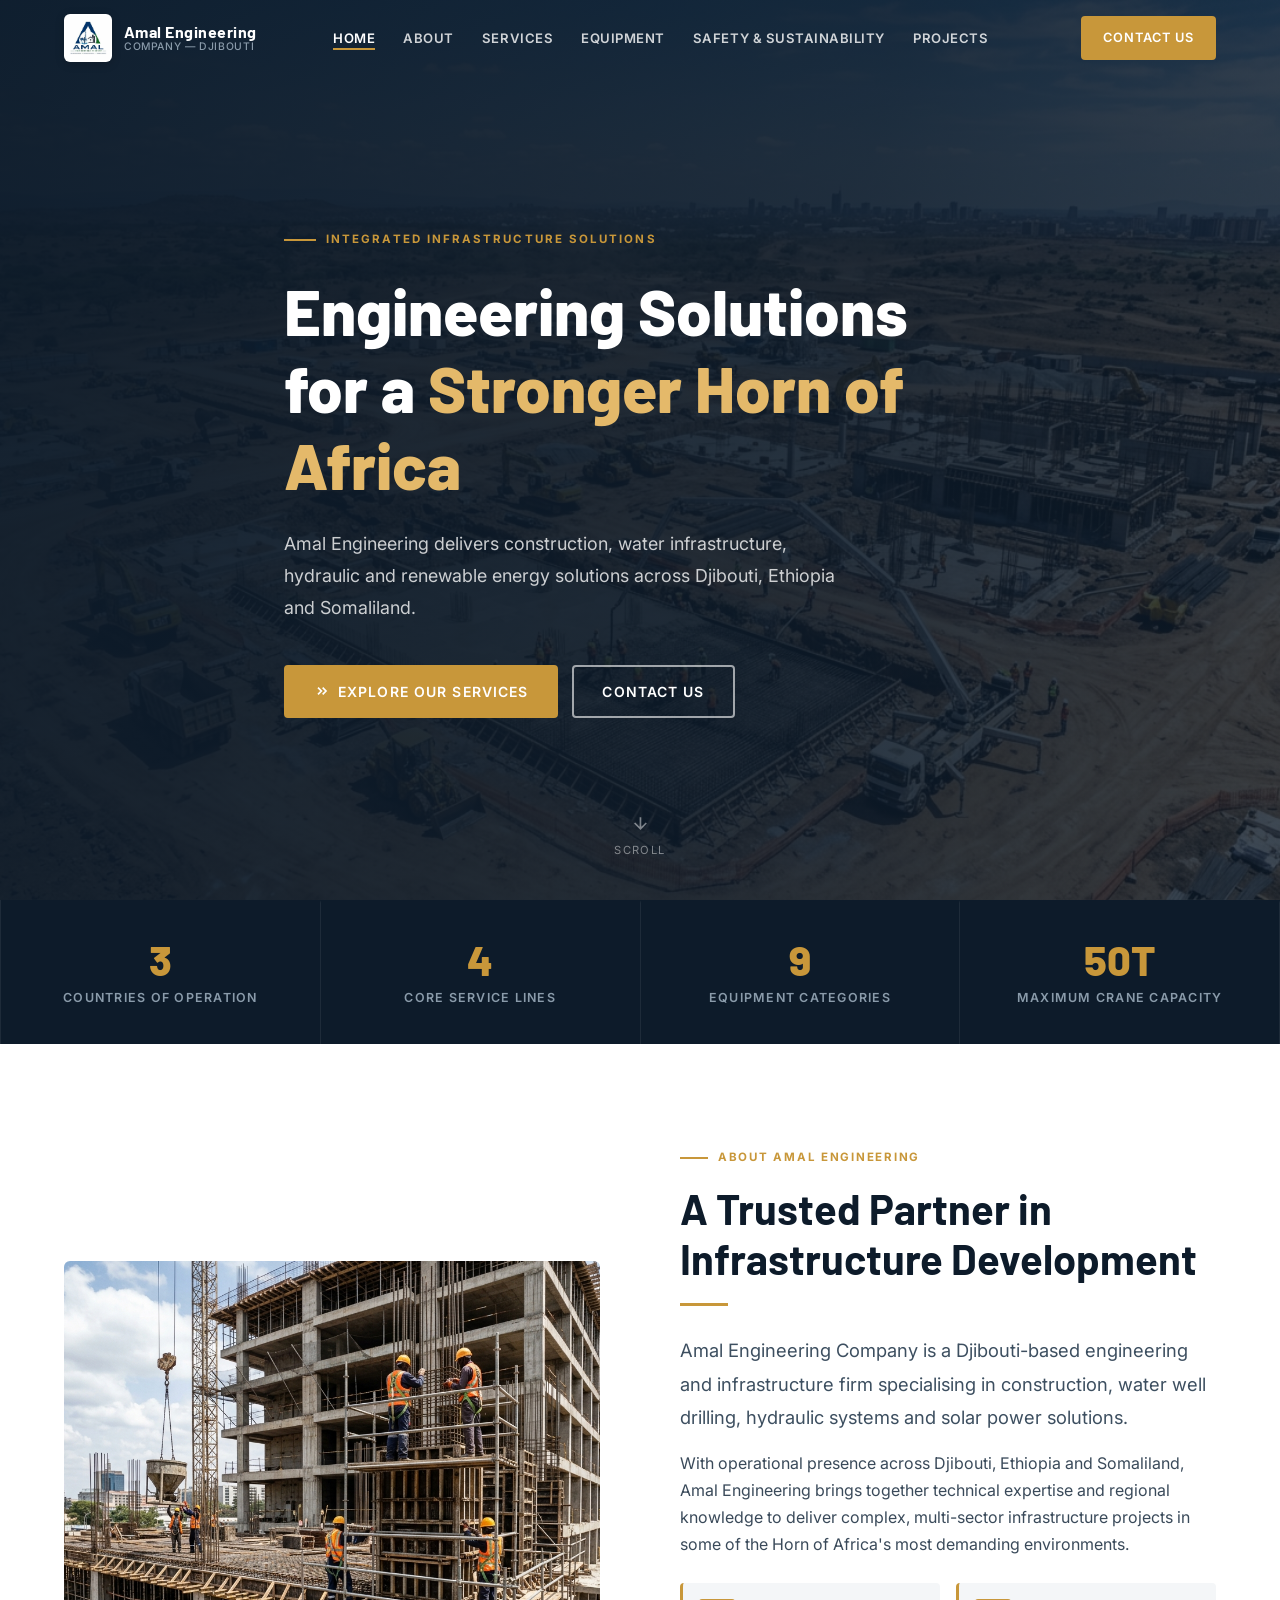
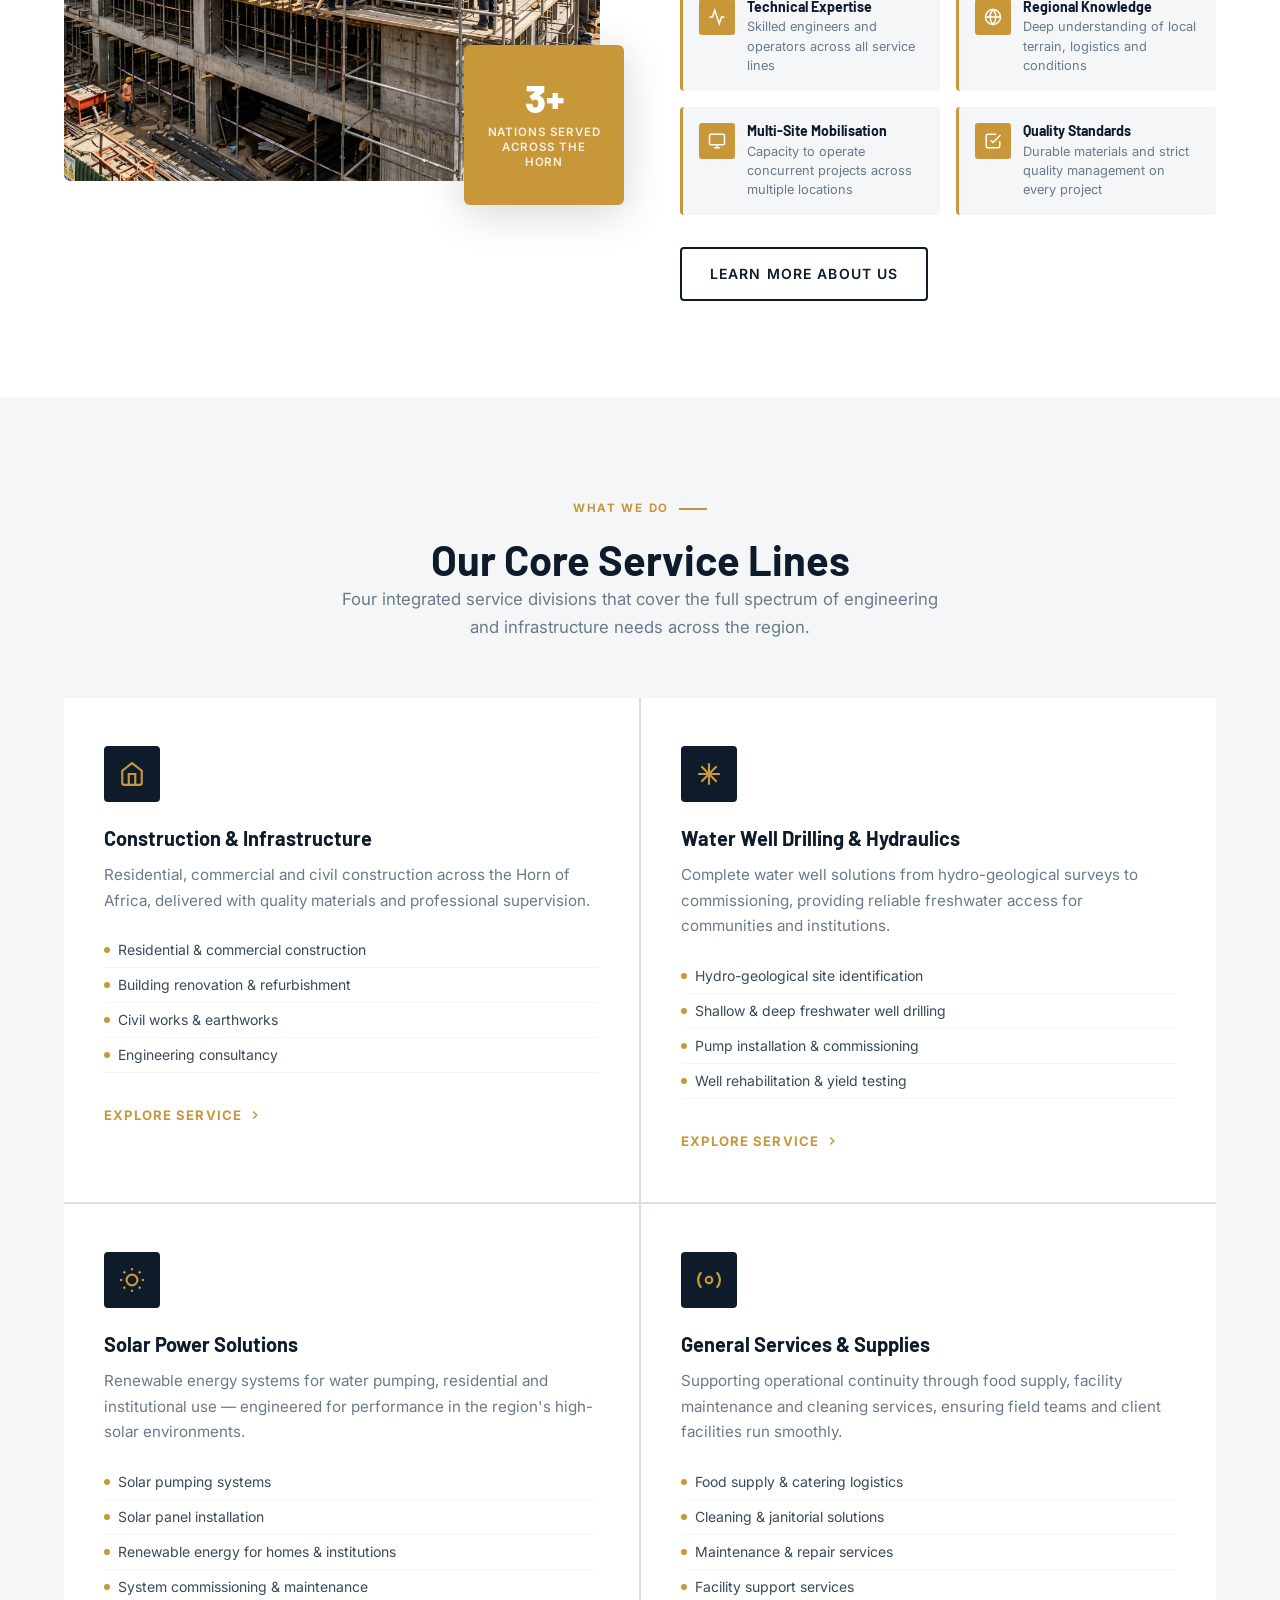
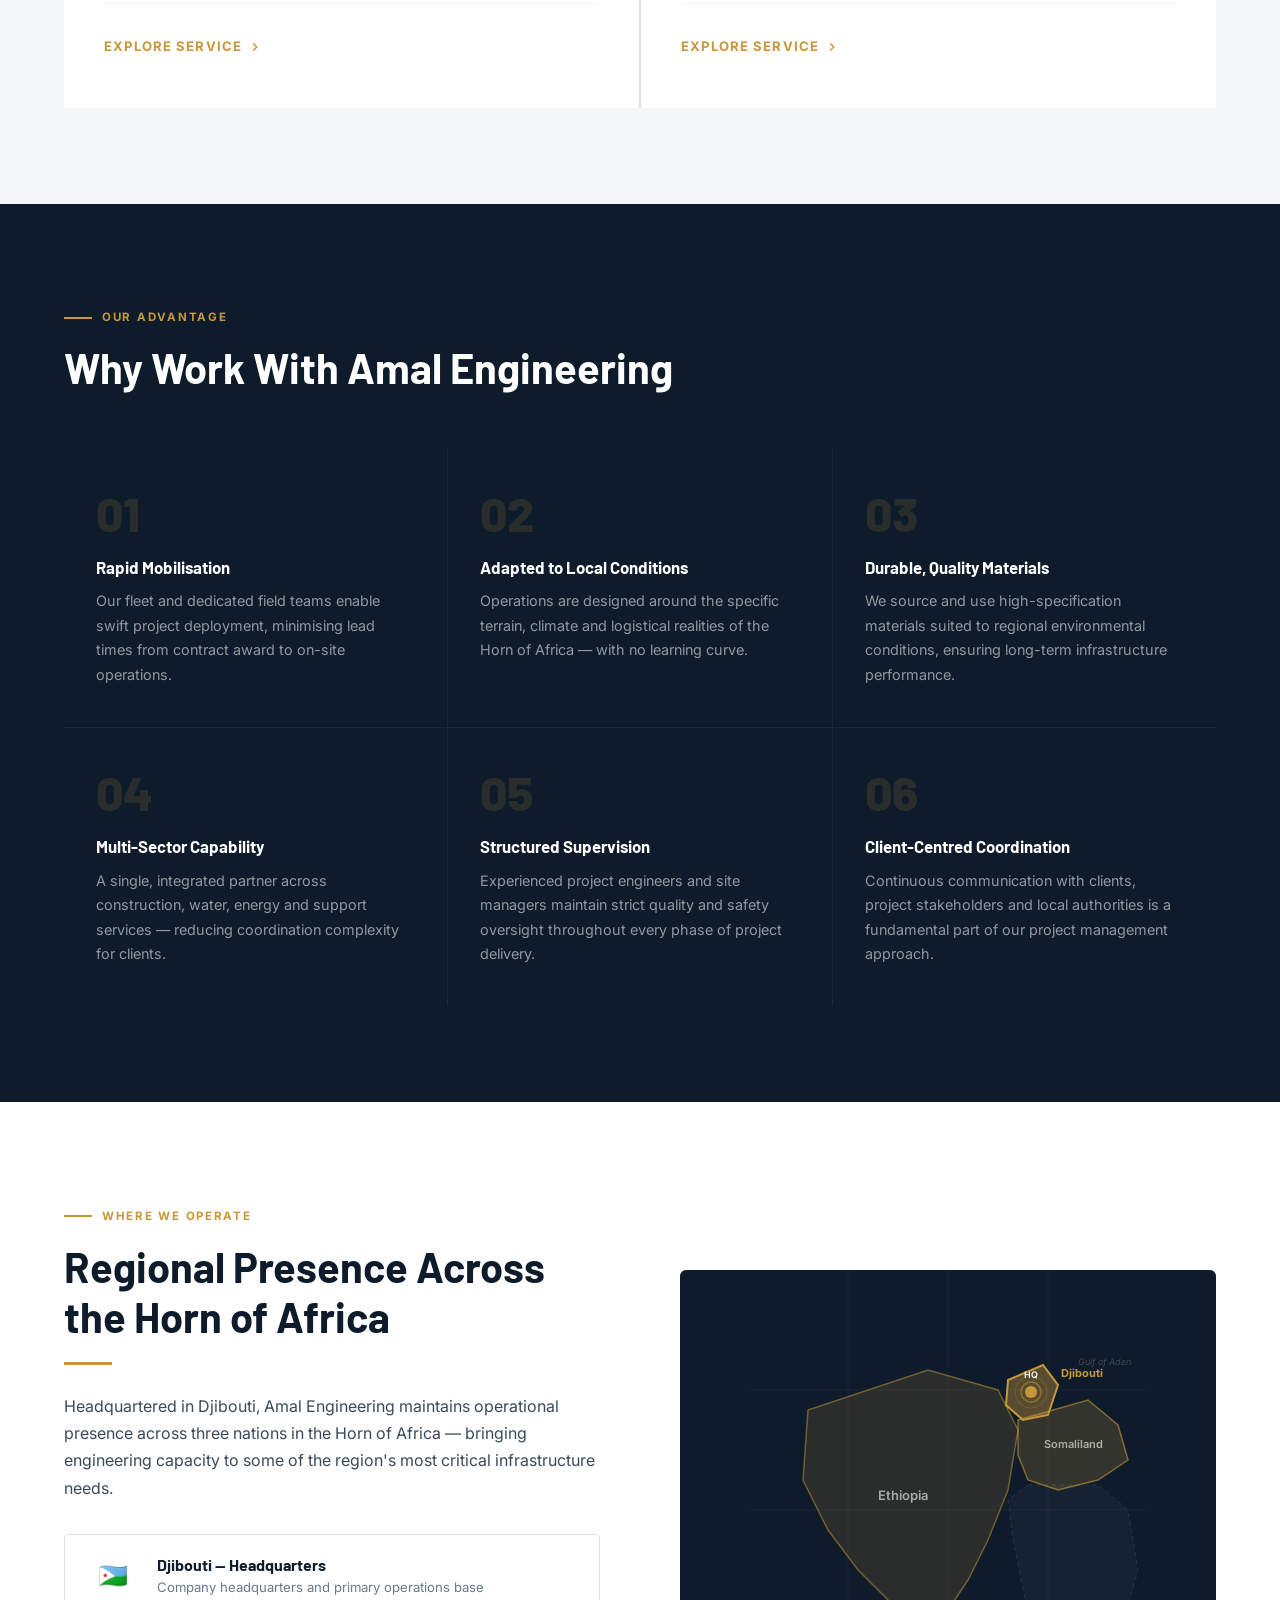
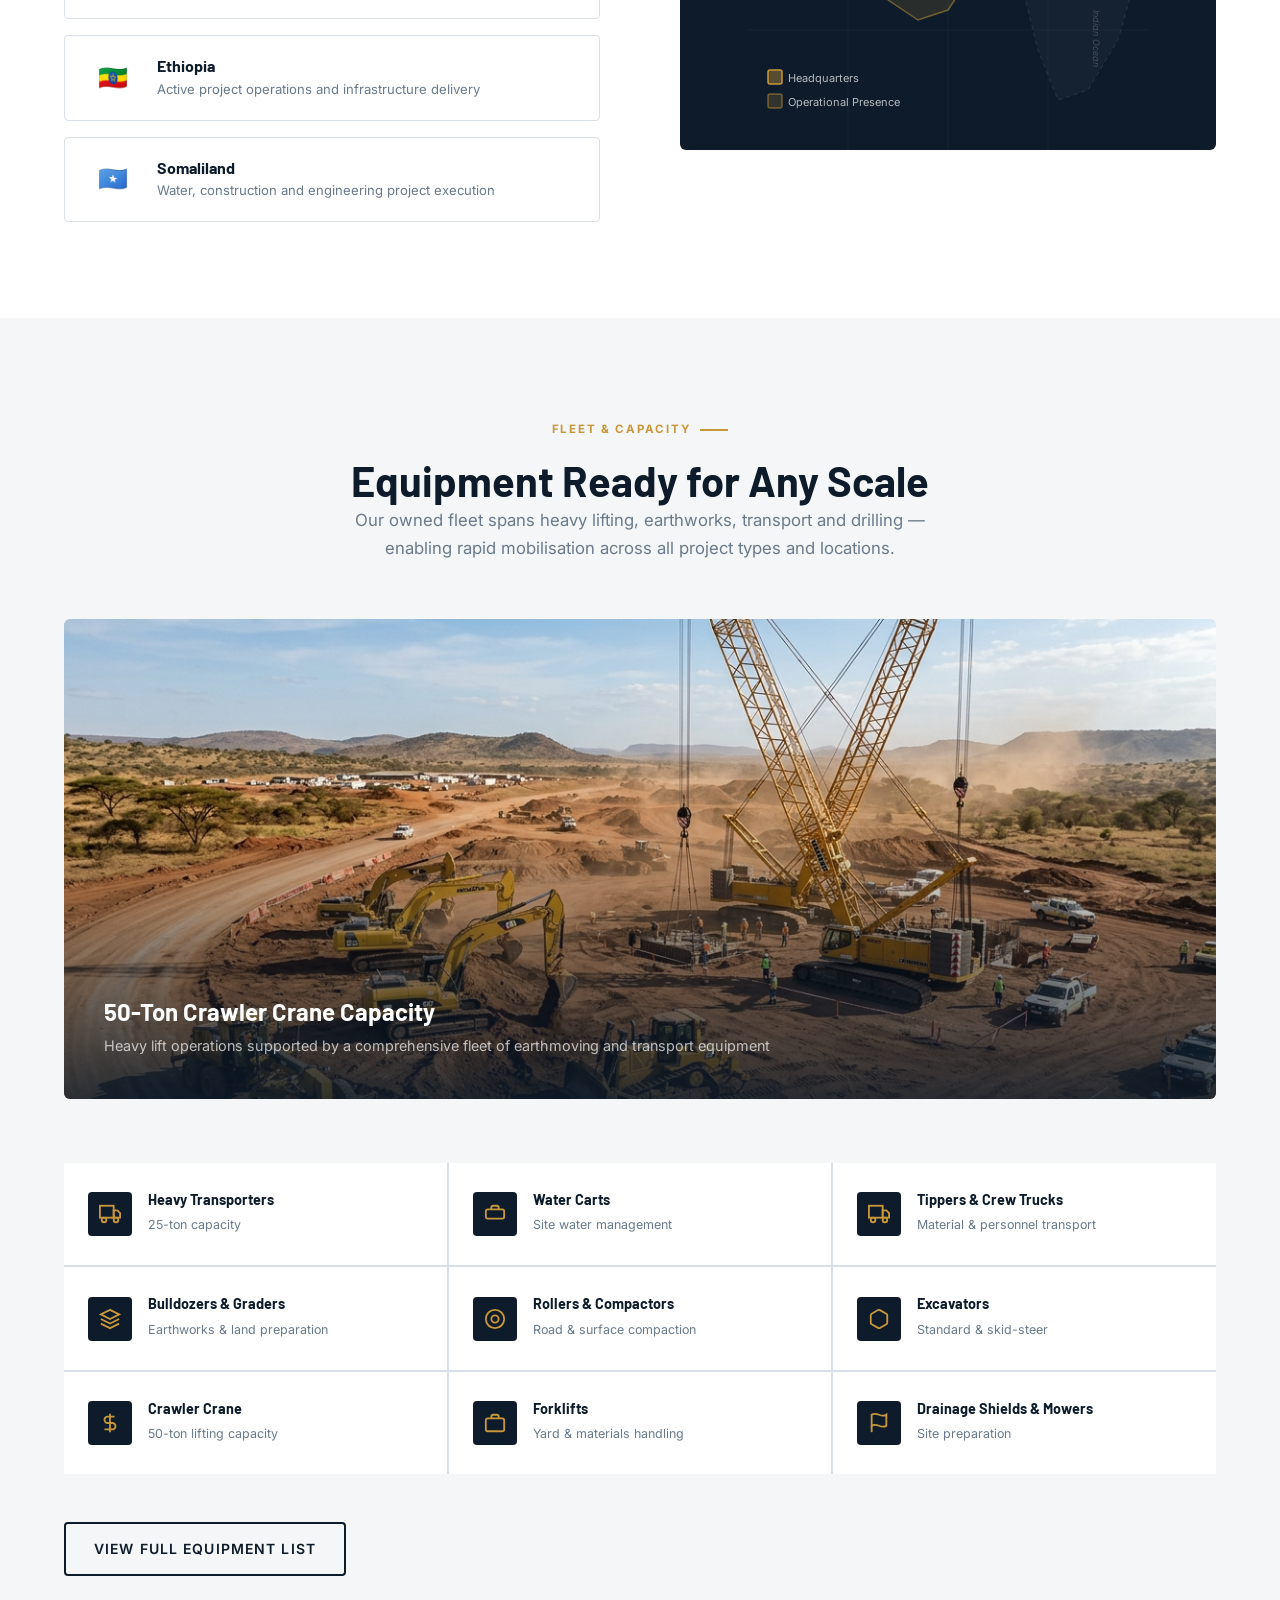
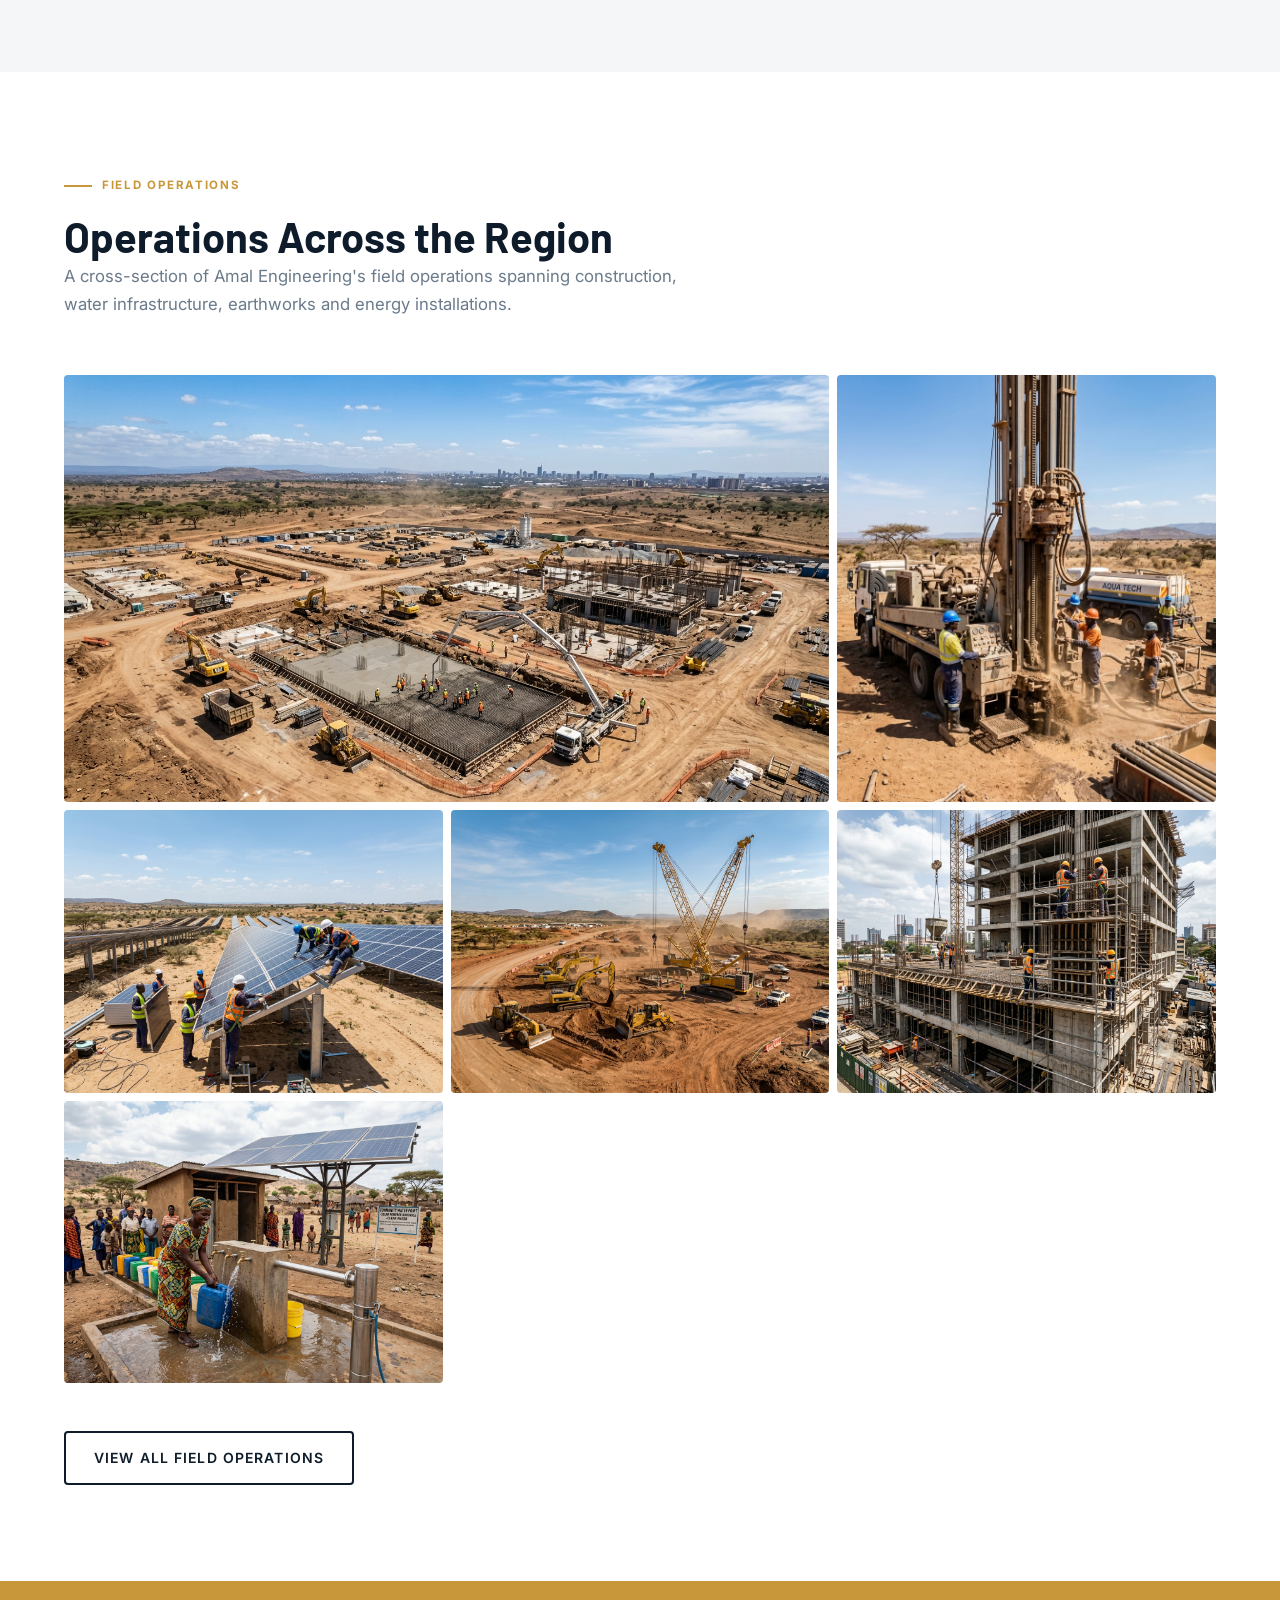
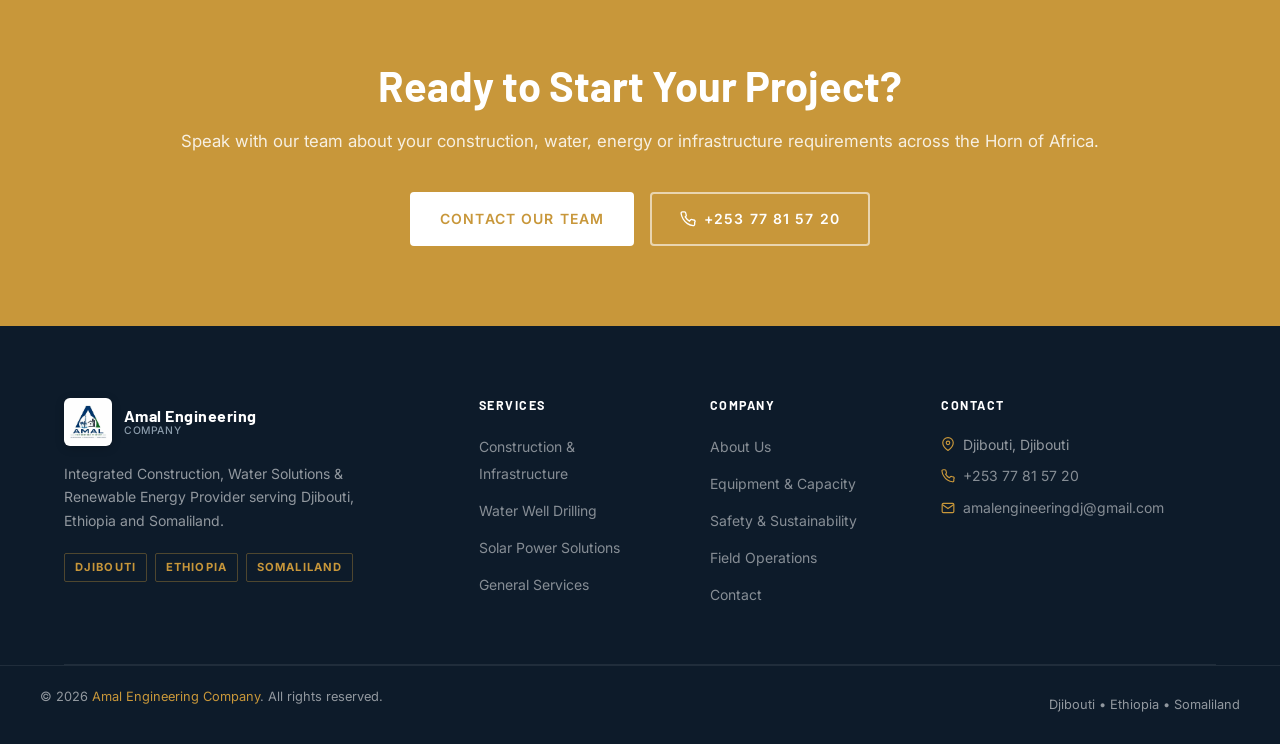
<file: index.html>
﻿<!DOCTYPE html>
<html lang="en">
<head>
  <meta charset="UTF-8" />
  <meta name="viewport" content="width=device-width, initial-scale=1.0" />
  <title>Amal Engineering Company — Construction, Water & Solar Solutions</title>
  <meta name="description" content="Amal Engineering Company delivers integrated construction, water well drilling, hydraulic systems and solar energy solutions across Djibouti, Ethiopia and Somaliland." />
  <meta name="keywords" content="engineering company Djibouti, water well drilling, construction Horn of Africa, solar energy Djibouti, infrastructure Ethiopia, Somaliland construction" />
  <link rel="canonical" href="index.html" />
  <link rel="stylesheet" href="css/style.css" />
  <link rel="icon" type="image/png" href="images/favicon.png" />
</head>
<body>

<!-- HEADER -->
<header id="site-header">
  <div class="header-inner">
    <a href="index.html" class="site-logo" aria-label="Amal Engineering Home">
      <img src="images/logo.png" alt="Amal Engineering Company Logo" class="logo-img" />
      <div class="logo-text">
        <span>Amal Engineering</span>
        <span>Company — Djibouti</span>
      </div>
    </a>

    <nav class="main-nav" role="navigation" aria-label="Main navigation">
      <div class="nav-item">
        <a href="index.html" class="nav-link active">Home</a>
      </div>
      <div class="nav-item">
        <a href="about.html" class="nav-link">About</a>
      </div>
      <div class="nav-item has-dropdown">
        <a href="services.html" class="nav-link">Services</a>
        <div class="dropdown">
          <a href="water-drilling.html">Water &amp; Drilling</a>
          <a href="construction.html">Construction</a>
          <a href="solar-energy.html">Solar Energy</a>
          <a href="general-services.html">General Services</a>
        </div>
      </div>
      <div class="nav-item">
        <a href="equipment.html" class="nav-link">Equipment</a>
      </div>
      <div class="nav-item">
        <a href="safety.html" class="nav-link">Safety &amp; Sustainability</a>
      </div>
      <div class="nav-item">
        <a href="projects.html" class="nav-link">Projects</a>
      </div>
    </nav>

    <a href="contact.html" class="btn btn-primary header-cta btn-sm">Contact Us</a>

    <button class="nav-toggle" id="navToggle" aria-label="Toggle mobile menu" aria-expanded="false">
      <span></span><span></span><span></span>
    </button>
  </div>
</header>

<!-- MOBILE NAV -->
<nav class="mobile-nav" id="mobileNav" aria-label="Mobile navigation">
  <a href="index.html">Home</a>
  <a href="about.html">About</a>
  <a href="services.html">Services</a>
  <a href="water-drilling.html">Water &amp; Drilling</a>
  <a href="construction.html">Construction</a>
  <a href="solar-energy.html">Solar Energy</a>
  <a href="general-services.html">General Services</a>
  <a href="equipment.html">Equipment &amp; Capacity</a>
  <a href="safety.html">Safety &amp; Sustainability</a>
  <a href="projects.html">Projects</a>
  <a href="contact.html" class="btn btn-primary">Contact Us</a>
</nav>

<!-- HERO -->
<section class="hero" aria-label="Hero section">
  <div class="hero-bg">
    <img src="images/hero.jpg" alt="Amal Engineering construction site operations" loading="eager" fetchpriority="high" />
  </div>
  <div class="hero-overlay"></div>

  <div class="container">
    <div class="hero-content">
      <div class="hero-eyebrow">Integrated Infrastructure Solutions</div>
      <h1>Engineering Solutions for a <em>Stronger Horn of Africa</em></h1>
      <p class="hero-desc">
        Amal Engineering delivers construction, water infrastructure, hydraulic and renewable energy solutions across Djibouti, Ethiopia and Somaliland.
      </p>
      <div class="hero-btns">
        <a href="services.html" class="btn btn-primary" id="hero-explore-btn">
          <svg viewBox="0 0 24 24" fill="none" stroke="currentColor" stroke-width="2.5"><polyline points="13 17 18 12 13 7"/><polyline points="6 17 11 12 6 7"/></svg>
          Explore Our Services
        </a>
        <a href="contact.html" class="btn btn-outline" id="hero-contact-btn">Contact Us</a>
      </div>
    </div>
  </div>

  <div class="hero-scroll" aria-hidden="true">
    <svg viewBox="0 0 24 24" fill="none" stroke="currentColor" stroke-width="2"><path d="M12 5v14M5 12l7 7 7-7"/></svg>
    Scroll
  </div>
</section>

<!-- STATS BAR -->
<section class="stats-bar" aria-label="Company statistics">
  <div class="stats-grid container" style="max-width:100%; padding: 0;">
    <div class="stat-item fade-up">
      <div class="stat-number"><span class="counter" data-target="3">0</span></div>
      <div class="stat-label">Countries of Operation</div>
    </div>
    <div class="stat-item fade-up delay-1">
      <div class="stat-number"><span class="counter" data-target="4">0</span></div>
      <div class="stat-label">Core Service Lines</div>
    </div>
    <div class="stat-item fade-up delay-2">
      <div class="stat-number"><span class="counter" data-target="9">0</span></div>
      <div class="stat-label">Equipment Categories</div>
    </div>
    <div class="stat-item fade-up delay-3">
      <div class="stat-number"><span class="counter" data-target="50">0</span><span>T</span></div>
      <div class="stat-label">Maximum Crane Capacity</div>
    </div>
  </div>
</section>

<!-- ABOUT PREVIEW -->
<section class="section-pad" aria-labelledby="about-heading">
  <div class="container">
    <div class="about-grid">
      <div class="about-image fade-up">
        <img src="images/construction.jpg" alt="Amal Engineering construction operations" loading="lazy" />
        <div class="about-badge">
          <strong>3+</strong>
          <span>Nations Served Across The Horn</span>
        </div>
      </div>
      <div class="fade-up delay-2">
        <div class="section-label">About Amal Engineering</div>
        <h2 id="about-heading">A Trusted Partner in Infrastructure Development</h2>
        <div class="divider"></div>
        <p class="lead">Amal Engineering Company is a Djibouti-based engineering and infrastructure firm specialising in construction, water well drilling, hydraulic systems and solar power solutions.</p>
        <p>With operational presence across Djibouti, Ethiopia and Somaliland, Amal Engineering brings together technical expertise and regional knowledge to deliver complex, multi-sector infrastructure projects in some of the Horn of Africa's most demanding environments.</p>

        <div class="strengths-grid mt-24">
          <div class="strength-item">
            <div class="strength-icon">
              <svg viewBox="0 0 24 24" fill="none" stroke="currentColor" stroke-width="2"><path d="M22 12h-4l-3 9L9 3l-3 9H2"/></svg>
            </div>
            <div>
              <h4>Technical Expertise</h4>
              <p>Skilled engineers and operators across all service lines</p>
            </div>
          </div>
          <div class="strength-item">
            <div class="strength-icon">
              <svg viewBox="0 0 24 24" fill="none" stroke="currentColor" stroke-width="2"><circle cx="12" cy="12" r="10"/><path d="M2 12h20M12 2a15.3 15.3 0 0 1 4 10 15.3 15.3 0 0 1-4 10 15.3 15.3 0 0 1-4-10 15.3 15.3 0 0 1 4-10z"/></svg>
            </div>
            <div>
              <h4>Regional Knowledge</h4>
              <p>Deep understanding of local terrain, logistics and conditions</p>
            </div>
          </div>
          <div class="strength-item">
            <div class="strength-icon">
              <svg viewBox="0 0 24 24" fill="none" stroke="currentColor" stroke-width="2"><rect x="2" y="3" width="20" height="14" rx="2"/><path d="M8 21h8M12 17v4"/></svg>
            </div>
            <div>
              <h4>Multi-Site Mobilisation</h4>
              <p>Capacity to operate concurrent projects across multiple locations</p>
            </div>
          </div>
          <div class="strength-item">
            <div class="strength-icon">
              <svg viewBox="0 0 24 24" fill="none" stroke="currentColor" stroke-width="2"><polyline points="9 11 12 14 22 4"/><path d="M21 12v7a2 2 0 0 1-2 2H5a2 2 0 0 1-2-2V5a2 2 0 0 1 2-2h11"/></svg>
            </div>
            <div>
              <h4>Quality Standards</h4>
              <p>Durable materials and strict quality management on every project</p>
            </div>
          </div>
        </div>
        <div class="mt-32">
          <a href="about.html" class="btn btn-outline-dark" id="about-learn-more-btn">Learn More About Us</a>
        </div>
      </div>
    </div>
  </div>
</section>

<!-- SERVICES -->
<section class="services-section section-pad" aria-labelledby="services-heading">
  <div class="container">
    <div class="section-header centered fade-up">
      <div class="section-label">What We Do</div>
      <h2 id="services-heading">Our Core Service Lines</h2>
      <p>Four integrated service divisions that cover the full spectrum of engineering and infrastructure needs across the region.</p>
    </div>

    <div class="services-grid">
      <!-- Construction -->
      <div class="service-card fade-up">
        <div class="service-icon">
          <svg viewBox="0 0 24 24" fill="none" stroke="currentColor" stroke-width="2"><path d="M3 9l9-7 9 7v11a2 2 0 0 1-2 2H5a2 2 0 0 1-2-2z"/><polyline points="9 22 9 12 15 12 15 22"/></svg>
        </div>
        <h3>Construction &amp; Infrastructure</h3>
        <p>Residential, commercial and civil construction across the Horn of Africa, delivered with quality materials and professional supervision.</p>
        <ul class="service-list">
          <li>Residential &amp; commercial construction</li>
          <li>Building renovation &amp; refurbishment</li>
          <li>Civil works &amp; earthworks</li>
          <li>Engineering consultancy</li>
        </ul>
        <a href="construction.html" class="service-link">
          Explore Service
          <svg viewBox="0 0 24 24" fill="none" stroke="currentColor" stroke-width="2.5"><polyline points="9 18 15 12 9 6"/></svg>
        </a>
      </div>

      <!-- Water Drilling -->
      <div class="service-card fade-up delay-1">
        <div class="service-icon">
          <svg viewBox="0 0 24 24" fill="none" stroke="currentColor" stroke-width="2"><path d="M12 2v20M2 12h20"/><path d="M4.93 4.93l14.14 14.14M19.07 4.93L4.93 19.07"/></svg>
        </div>
        <h3>Water Well Drilling &amp; Hydraulics</h3>
        <p>Complete water well solutions from hydro-geological surveys to commissioning, providing reliable freshwater access for communities and institutions.</p>
        <ul class="service-list">
          <li>Hydro-geological site identification</li>
          <li>Shallow &amp; deep freshwater well drilling</li>
          <li>Pump installation &amp; commissioning</li>
          <li>Well rehabilitation &amp; yield testing</li>
        </ul>
        <a href="water-drilling.html" class="service-link">
          Explore Service
          <svg viewBox="0 0 24 24" fill="none" stroke="currentColor" stroke-width="2.5"><polyline points="9 18 15 12 9 6"/></svg>
        </a>
      </div>

      <!-- Solar -->
      <div class="service-card fade-up delay-2">
        <div class="service-icon">
          <svg viewBox="0 0 24 24" fill="none" stroke="currentColor" stroke-width="2"><circle cx="12" cy="12" r="5"/><line x1="12" y1="1" x2="12" y2="3"/><line x1="12" y1="21" x2="12" y2="23"/><line x1="4.22" y1="4.22" x2="5.64" y2="5.64"/><line x1="18.36" y1="18.36" x2="19.78" y2="19.78"/><line x1="1" y1="12" x2="3" y2="12"/><line x1="21" y1="12" x2="23" y2="12"/><line x1="4.22" y1="19.78" x2="5.64" y2="18.36"/><line x1="18.36" y1="5.64" x2="19.78" y2="4.22"/></svg>
        </div>
        <h3>Solar Power Solutions</h3>
        <p>Renewable energy systems for water pumping, residential and institutional use — engineered for performance in the region's high-solar environments.</p>
        <ul class="service-list">
          <li>Solar pumping systems</li>
          <li>Solar panel installation</li>
          <li>Renewable energy for homes &amp; institutions</li>
          <li>System commissioning &amp; maintenance</li>
        </ul>
        <a href="solar-energy.html" class="service-link">
          Explore Service
          <svg viewBox="0 0 24 24" fill="none" stroke="currentColor" stroke-width="2.5"><polyline points="9 18 15 12 9 6"/></svg>
        </a>
      </div>

      <!-- General Services -->
      <div class="service-card fade-up delay-3">
        <div class="service-icon">
          <svg viewBox="0 0 24 24" fill="none" stroke="currentColor" stroke-width="2"><circle cx="12" cy="12" r="3"/><path d="M19.07 4.93a10 10 0 0 1 0 14.14M4.93 4.93a10 10 0 0 0 0 14.14"/></svg>
        </div>
        <h3>General Services &amp; Supplies</h3>
        <p>Supporting operational continuity through food supply, facility maintenance and cleaning services, ensuring field teams and client facilities run smoothly.</p>
        <ul class="service-list">
          <li>Food supply &amp; catering logistics</li>
          <li>Cleaning &amp; janitorial solutions</li>
          <li>Maintenance &amp; repair services</li>
          <li>Facility support services</li>
        </ul>
        <a href="general-services.html" class="service-link">
          Explore Service
          <svg viewBox="0 0 24 24" fill="none" stroke="currentColor" stroke-width="2.5"><polyline points="9 18 15 12 9 6"/></svg>
        </a>
      </div>
    </div>
  </div>
</section>

<!-- WHY WORK WITH US -->
<section class="why-section section-pad" aria-labelledby="why-heading">
  <div class="container">
    <div class="section-header fade-up">
      <div class="section-label">Our Advantage</div>
      <h2 id="why-heading" class="text-white">Why Work With Amal Engineering</h2>
    </div>

    <div class="why-grid">
      <div class="why-item fade-up">
        <div class="why-num">01</div>
        <h3>Rapid Mobilisation</h3>
        <p>Our fleet and dedicated field teams enable swift project deployment, minimising lead times from contract award to on-site operations.</p>
      </div>
      <div class="why-item fade-up delay-1">
        <div class="why-num">02</div>
        <h3>Adapted to Local Conditions</h3>
        <p>Operations are designed around the specific terrain, climate and logistical realities of the Horn of Africa — with no learning curve.</p>
      </div>
      <div class="why-item fade-up delay-2">
        <div class="why-num">03</div>
        <h3>Durable, Quality Materials</h3>
        <p>We source and use high-specification materials suited to regional environmental conditions, ensuring long-term infrastructure performance.</p>
      </div>
      <div class="why-item fade-up delay-3">
        <div class="why-num">04</div>
        <h3>Multi-Sector Capability</h3>
        <p>A single, integrated partner across construction, water, energy and support services — reducing coordination complexity for clients.</p>
      </div>
      <div class="why-item fade-up delay-4">
        <div class="why-num">05</div>
        <h3>Structured Supervision</h3>
        <p>Experienced project engineers and site managers maintain strict quality and safety oversight throughout every phase of project delivery.</p>
      </div>
      <div class="why-item fade-up delay-5">
        <div class="why-num">06</div>
        <h3>Client-Centred Coordination</h3>
        <p>Continuous communication with clients, project stakeholders and local authorities is a fundamental part of our project management approach.</p>
      </div>
    </div>
  </div>
</section>

<!-- REGIONAL PRESENCE -->
<section class="section-pad" aria-labelledby="region-heading">
  <div class="container">
    <div class="region-grid">
      <div class="fade-up">
        <div class="section-label">Where We Operate</div>
        <h2 id="region-heading">Regional Presence Across the Horn of Africa</h2>
        <div class="divider"></div>
        <p>Headquartered in Djibouti, Amal Engineering maintains operational presence across three nations in the Horn of Africa — bringing engineering capacity to some of the region's most critical infrastructure needs.</p>

        <div class="country-list">
          <div class="country-item">
            <div class="country-flag" role="img" aria-label="Djibouti flag">🇩🇯</div>
            <div>
              <h4>Djibouti — Headquarters</h4>
              <p>Company headquarters and primary operations base</p>
            </div>
          </div>
          <div class="country-item">
            <div class="country-flag" role="img" aria-label="Ethiopia flag">🇪🇹</div>
            <div>
              <h4>Ethiopia</h4>
              <p>Active project operations and infrastructure delivery</p>
            </div>
          </div>
          <div class="country-item">
            <div class="country-flag" role="img" aria-label="Somaliland flag">🇸🇴</div>
            <div>
              <h4>Somaliland</h4>
              <p>Water, construction and engineering project execution</p>
            </div>
          </div>
        </div>
      </div>

      <div class="region-map fade-up delay-2" aria-label="Map showing Djibouti, Ethiopia and Somaliland">
        <!-- SVG Horn of Africa Map -->
        <svg viewBox="0 0 400 480" fill="none" xmlns="http://www.w3.org/2000/svg" role="img" aria-label="Regional map">
          <!-- Background -->
          <rect width="400" height="480" fill="#0D1B2A"/>
          <!-- Grid lines -->
          <line x1="0" y1="120" x2="400" y2="120" stroke="rgba(255,255,255,0.04)" stroke-width="1"/>
          <line x1="0" y1="240" x2="400" y2="240" stroke="rgba(255,255,255,0.04)" stroke-width="1"/>
          <line x1="0" y1="360" x2="400" y2="360" stroke="rgba(255,255,255,0.04)" stroke-width="1"/>
          <line x1="100" y1="0" x2="100" y2="480" stroke="rgba(255,255,255,0.04)" stroke-width="1"/>
          <line x1="200" y1="0" x2="200" y2="480" stroke="rgba(255,255,255,0.04)" stroke-width="1"/>
          <line x1="300" y1="0" x2="300" y2="480" stroke="rgba(255,255,255,0.04)" stroke-width="1"/>

          <!-- Ethiopia shape (simplified) -->
          <path d="M60 140 L180 100 L250 120 L270 160 L260 220 L240 270 L220 310 L200 340 L170 350 L140 330 L110 300 L80 260 L55 210 Z"
                fill="rgba(200,151,58,0.15)" stroke="rgba(200,151,58,0.5)" stroke-width="1.5"/>
          <text x="155" y="230" fill="rgba(255,255,255,0.6)" font-size="13" font-weight="600" text-anchor="middle" font-family="Inter, sans-serif">Ethiopia</text>

          <!-- Djibouti shape (simplified) -->
          <path d="M260 110 L295 95 L310 115 L300 145 L275 150 L258 135 Z"
                fill="rgba(200,151,58,0.4)" stroke="#C8973A" stroke-width="2"/>
          <text x="313" y="107" fill="#C8973A" font-size="11" font-weight="700" font-family="Inter, sans-serif">Djibouti</text>

          <!-- Somaliland shape (simplified) -->
          <path d="M270 150 L340 130 L370 155 L380 190 L350 210 L310 220 L280 210 L270 185 Z"
                fill="rgba(200,151,58,0.2)" stroke="rgba(200,151,58,0.6)" stroke-width="1.5"/>
          <text x="325" y="178" fill="rgba(255,255,255,0.6)" font-size="11" font-weight="600" text-anchor="middle" font-family="Inter, sans-serif">Somaliland</text>

          <!-- Somalia (unfilled, context only) -->
          <path d="M280 215 L350 215 L380 240 L390 300 L370 370 L340 420 L310 430 L290 380 L275 320 L265 270 L260 230 Z"
                fill="rgba(255,255,255,0.03)" stroke="rgba(255,255,255,0.1)" stroke-width="1" stroke-dasharray="4,4"/>

          <!-- HQ marker -->
          <circle cx="283" cy="122" r="6" fill="#C8973A"/>
          <circle cx="283" cy="122" r="10" fill="none" stroke="#C8973A" stroke-width="1.5" opacity="0.5"/>
          <circle cx="283" cy="122" r="16" fill="none" stroke="#C8973A" stroke-width="1" opacity="0.25"/>
          <text x="283" y="108" fill="white" font-size="9" text-anchor="middle" font-weight="600" font-family="Inter, sans-serif">HQ</text>

          <!-- Legend -->
          <rect x="20" y="400" width="14" height="14" rx="2" fill="rgba(200,151,58,0.4)" stroke="#C8973A" stroke-width="1.5"/>
          <text x="40" y="412" fill="rgba(255,255,255,0.7)" font-size="11" font-family="Inter, sans-serif">Headquarters</text>
          <rect x="20" y="424" width="14" height="14" rx="2" fill="rgba(200,151,58,0.2)" stroke="rgba(200,151,58,0.5)" stroke-width="1.5"/>
          <text x="40" y="436" fill="rgba(255,255,255,0.7)" font-size="11" font-family="Inter, sans-serif">Operational Presence</text>

          <!-- Gulf of Aden label -->
          <text x="330" y="95" fill="rgba(255,255,255,0.2)" font-size="9" font-style="italic" font-family="Inter, sans-serif">Gulf of Aden</text>
          <!-- Indian Ocean label -->
          <text x="345" y="340" fill="rgba(255,255,255,0.2)" font-size="9" font-style="italic" font-family="Inter, sans-serif" transform="rotate(90, 345, 340)">Indian Ocean</text>
        </svg>
      </div>
    </div>
  </div>
</section>

<!-- EQUIPMENT PREVIEW -->
<section class="section-pad" style="background: var(--gray-bg);" aria-labelledby="equip-heading">
  <div class="container">
    <div class="section-header centered fade-up">
      <div class="section-label">Fleet &amp; Capacity</div>
      <h2 id="equip-heading">Equipment Ready for Any Scale</h2>
      <p>Our owned fleet spans heavy lifting, earthworks, transport and drilling — enabling rapid mobilisation across all project types and locations.</p>
    </div>

    <div class="equipment-image-wrap fade-up">
      <img src="images/equipment.jpg" alt="Amal Engineering heavy equipment fleet on site" loading="lazy" />
      <div class="equipment-overlay">
        <div class="equipment-overlay-text">
          <h3>50-Ton Crawler Crane Capacity</h3>
          <p>Heavy lift operations supported by a comprehensive fleet of earthmoving and transport equipment</p>
        </div>
      </div>
    </div>

    <div class="equipment-grid fade-up">
      <div class="equipment-item">
        <div class="equip-icon"><svg viewBox="0 0 24 24" fill="none" stroke="currentColor" stroke-width="2"><rect x="1" y="3" width="15" height="13"/><polygon points="16 8 20 8 23 11 23 16 16 16 16 8"/><circle cx="5.5" cy="18.5" r="2.5"/><circle cx="18.5" cy="18.5" r="2.5"/></svg></div>
        <div class="equip-info"><h4>Heavy Transporters</h4><span>25-ton capacity</span></div>
      </div>
      <div class="equipment-item">
        <div class="equip-icon"><svg viewBox="0 0 24 24" fill="none" stroke="currentColor" stroke-width="2"><path d="M20 7H4a2 2 0 0 0-2 2v6a2 2 0 0 0 2 2h16a2 2 0 0 0 2-2V9a2 2 0 0 0-2-2z"/><path d="M8 7V5a2 2 0 0 1 2-2h4a2 2 0 0 1 2 2v2"/></svg></div>
        <div class="equip-info"><h4>Water Carts</h4><span>Site water management</span></div>
      </div>
      <div class="equipment-item">
        <div class="equip-icon"><svg viewBox="0 0 24 24" fill="none" stroke="currentColor" stroke-width="2"><rect x="1" y="3" width="15" height="13"/><polygon points="16 8 20 8 23 11 23 16 16 16 16 8"/><circle cx="5.5" cy="18.5" r="2.5"/><circle cx="18.5" cy="18.5" r="2.5"/></svg></div>
        <div class="equip-info"><h4>Tippers &amp; Crew Trucks</h4><span>Material &amp; personnel transport</span></div>
      </div>
      <div class="equipment-item">
        <div class="equip-icon"><svg viewBox="0 0 24 24" fill="none" stroke="currentColor" stroke-width="2"><path d="M12 2L2 7l10 5 10-5-10-5zM2 17l10 5 10-5M2 12l10 5 10-5"/></svg></div>
        <div class="equip-info"><h4>Bulldozers &amp; Graders</h4><span>Earthworks &amp; land preparation</span></div>
      </div>
      <div class="equipment-item">
        <div class="equip-icon"><svg viewBox="0 0 24 24" fill="none" stroke="currentColor" stroke-width="2"><circle cx="12" cy="12" r="10"/><circle cx="12" cy="12" r="4"/></svg></div>
        <div class="equip-info"><h4>Rollers &amp; Compactors</h4><span>Road &amp; surface compaction</span></div>
      </div>
      <div class="equipment-item">
        <div class="equip-icon"><svg viewBox="0 0 24 24" fill="none" stroke="currentColor" stroke-width="2"><path d="M21 16V8a2 2 0 0 0-1-1.73l-7-4a2 2 0 0 0-2 0l-7 4A2 2 0 0 0 3 8v8a2 2 0 0 0 1 1.73l7 4a2 2 0 0 0 2 0l7-4A2 2 0 0 0 21 16z"/></svg></div>
        <div class="equip-info"><h4>Excavators</h4><span>Standard &amp; skid-steer</span></div>
      </div>
      <div class="equipment-item">
        <div class="equip-icon"><svg viewBox="0 0 24 24" fill="none" stroke="currentColor" stroke-width="2"><line x1="12" y1="2" x2="12" y2="22"/><path d="M17 5H9.5a3.5 3.5 0 0 0 0 7h5a3.5 3.5 0 0 1 0 7H6"/></svg></div>
        <div class="equip-info"><h4>Crawler Crane</h4><span>50-ton lifting capacity</span></div>
      </div>
      <div class="equipment-item">
        <div class="equip-icon"><svg viewBox="0 0 24 24" fill="none" stroke="currentColor" stroke-width="2"><rect x="2" y="7" width="20" height="14" rx="2"/><path d="M16 7V5a2 2 0 0 0-2-2h-4a2 2 0 0 0-2 2v2"/></svg></div>
        <div class="equip-info"><h4>Forklifts</h4><span>Yard &amp; materials handling</span></div>
      </div>
      <div class="equipment-item">
        <div class="equip-icon"><svg viewBox="0 0 24 24" fill="none" stroke="currentColor" stroke-width="2"><path d="M4 15s1-1 4-1 5 2 8 2 4-1 4-1V3s-1 1-4 1-5-2-8-2-4 1-4 1z"/><line x1="4" y1="22" x2="4" y2="15"/></svg></div>
        <div class="equip-info"><h4>Drainage Shields &amp; Mowers</h4><span>Site preparation</span></div>
      </div>
    </div>

    <div class="mt-48 text-center fade-up">
      <a href="equipment.html" class="btn btn-outline-dark" id="view-all-equipment-btn">View Full Equipment List</a>
    </div>
  </div>
</section>

<!-- PROJECTS GALLERY PREVIEW -->
<section class="section-pad" aria-labelledby="projects-heading">
  <div class="container">
    <div class="section-header fade-up">
      <div class="section-label">Field Operations</div>
      <h2 id="projects-heading">Operations Across the Region</h2>
      <p>A cross-section of Amal Engineering's field operations spanning construction, water infrastructure, earthworks and energy installations.</p>
    </div>

    <div class="gallery-grid fade-up">
      <div class="gallery-item large">
        <img src="images/hero.jpg" alt="Large-scale construction site operations" loading="lazy" />
        <div class="gallery-caption">Construction &amp; Earthworks</div>
      </div>
      <div class="gallery-item">
        <img src="images/water-drilling.jpg" alt="Water well drilling operation" loading="lazy" />
        <div class="gallery-caption">Water Well Drilling</div>
      </div>
      <div class="gallery-item">
        <img src="images/solar.jpg" alt="Solar panel installation" loading="lazy" />
        <div class="gallery-caption">Solar Installation</div>
      </div>
      <div class="gallery-item">
        <img src="images/equipment.jpg" alt="Heavy equipment operations" loading="lazy" />
        <div class="gallery-caption">Heavy Equipment Operations</div>
      </div>
      <div class="gallery-item">
        <img src="images/construction.jpg" alt="Building construction" loading="lazy" />
        <div class="gallery-caption">Reinforced Concrete Construction</div>
      </div>
      <div class="gallery-item">
        <img src="images/water-community.jpg" alt="Water distribution point" loading="lazy" />
        <div class="gallery-caption">Community Water Distribution</div>
      </div>
    </div>

    <div class="mt-48 text-center fade-up">
      <a href="projects.html" class="btn btn-outline-dark" id="view-projects-btn">View All Field Operations</a>
    </div>
  </div>
</section>

<!-- CTA -->
<section class="cta-section" aria-label="Call to action">
  <div class="container">
    <div class="cta-inner fade-up">
      <h2>Ready to Start Your Project?</h2>
      <p>Speak with our team about your construction, water, energy or infrastructure requirements across the Horn of Africa.</p>
      <div class="cta-btns">
        <a href="contact.html" class="btn btn-white" id="cta-contact-btn">Contact Our Team</a>
        <a href="tel:+25377815720" class="btn btn-outline-white" id="cta-call-btn">
          <svg viewBox="0 0 24 24" fill="none" stroke="currentColor" stroke-width="2"><path d="M22 16.92v3a2 2 0 0 1-2.18 2 19.79 19.79 0 0 1-8.63-3.07A19.5 19.5 0 0 1 4.69 12a19.79 19.79 0 0 1-3.07-8.67A2 2 0 0 1 3.6 1.27h3a2 2 0 0 1 2 1.72c.127.96.361 1.903.7 2.81a2 2 0 0 1-.45 2.11L7.91 8.82a16 16 0 0 0 6.27 6.27l1.85-1.85a2 2 0 0 1 2.11-.45c.907.339 1.85.573 2.81.7A2 2 0 0 1 22 16.92z"/></svg>
          +253 77 81 57 20
        </a>
      </div>
    </div>
  </div>
</section>

<!-- FOOTER -->
<footer role="contentinfo">
  <div class="container">
    <div class="footer-grid">
      <div class="footer-brand">
        <div class="site-logo">
          <img src="images/logo.png" alt="Amal Engineering Company Logo" class="logo-img" />
          <div class="logo-text">
            <span>Amal Engineering</span>
            <span>Company</span>
          </div>
        </div>
        <p>Integrated Construction, Water Solutions &amp; Renewable Energy Provider serving Djibouti, Ethiopia and Somaliland.</p>
        <div class="footer-regions">
          <span class="region-tag">Djibouti</span>
          <span class="region-tag">Ethiopia</span>
          <span class="region-tag">Somaliland</span>
        </div>
      </div>

      <div class="footer-col">
        <h5>Services</h5>
        <ul>
          <li><a href="construction.html">Construction &amp; Infrastructure</a></li>
          <li><a href="water-drilling.html">Water Well Drilling</a></li>
          <li><a href="solar-energy.html">Solar Power Solutions</a></li>
          <li><a href="general-services.html">General Services</a></li>
        </ul>
      </div>

      <div class="footer-col">
        <h5>Company</h5>
        <ul>
          <li><a href="about.html">About Us</a></li>
          <li><a href="equipment.html">Equipment &amp; Capacity</a></li>
          <li><a href="safety.html">Safety &amp; Sustainability</a></li>
          <li><a href="projects.html">Field Operations</a></li>
          <li><a href="contact.html">Contact</a></li>
        </ul>
      </div>

      <div class="footer-col footer-contact">
        <h5>Contact</h5>
        <p>
          <svg viewBox="0 0 24 24" fill="none" stroke="currentColor" stroke-width="2"><path d="M21 10c0 7-9 13-9 13s-9-6-9-13a9 9 0 0 1 18 0z"/><circle cx="12" cy="10" r="3"/></svg>
          Djibouti, Djibouti
        </p>
        <p>
          <svg viewBox="0 0 24 24" fill="none" stroke="currentColor" stroke-width="2"><path d="M22 16.92v3a2 2 0 0 1-2.18 2 19.79 19.79 0 0 1-8.63-3.07A19.5 19.5 0 0 1 4.69 12 19.79 19.79 0 0 1 1.62 3.33A2 2 0 0 1 3.6 1.27h3a2 2 0 0 1 2 1.72c.127.96.361 1.903.7 2.81a2 2 0 0 1-.45 2.11L7.91 8.82a16 16 0 0 0 6.27 6.27l1.85-1.85a2 2 0 0 1 2.11-.45c.907.339 1.85.573 2.81.7A2 2 0 0 1 22 16.92z"/></svg>
          <a href="tel:+25377815720">+253 77 81 57 20</a>
        </p>
        <p>
          <svg viewBox="0 0 24 24" fill="none" stroke="currentColor" stroke-width="2"><path d="M4 4h16c1.1 0 2 .9 2 2v12c0 1.1-.9 2-2 2H4c-1.1 0-2-.9-2-2V6c0-1.1.9-2 2-2z"/><polyline points="22,6 12,13 2,6"/></svg>
          <a href="mailto:amalengineeringdj@gmail.com">amalengineeringdj@gmail.com</a>
        </p>
      </div>
    </div>
  </div>
  <div class="footer-bottom" style="border-top: 1px solid rgba(255,255,255,0.08); padding: 20px 24px;">
    <div style="max-width: var(--container); margin: 0 auto; width: 100%; display: flex; align-items: center; justify-content: space-between; flex-wrap: wrap; gap: 12px;">
      <p>&copy; 2026 <span>Amal Engineering Company</span>. All rights reserved.</p>
      <p>Djibouti &bull; Ethiopia &bull; Somaliland</p>
    </div>
  </div>
</footer>

<script src="js/main.js"></script>
</body>
</html>
</file>
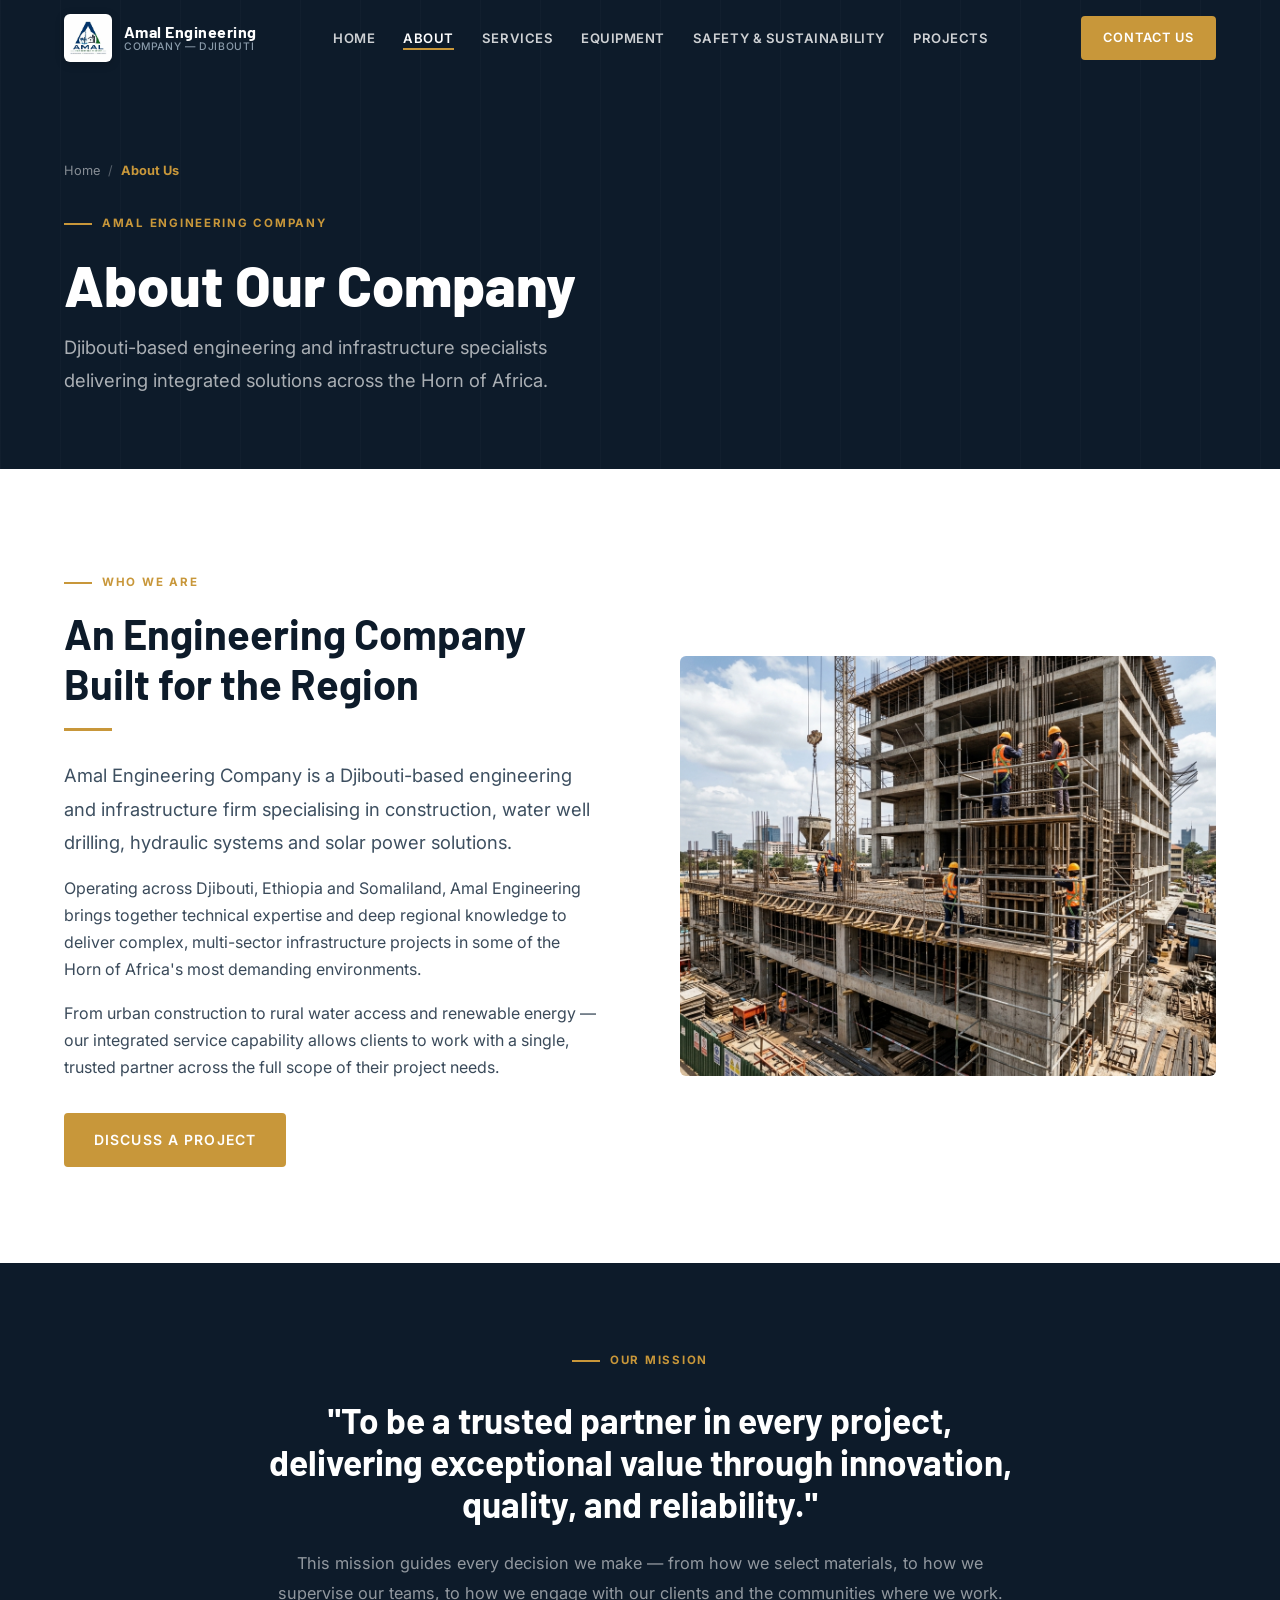
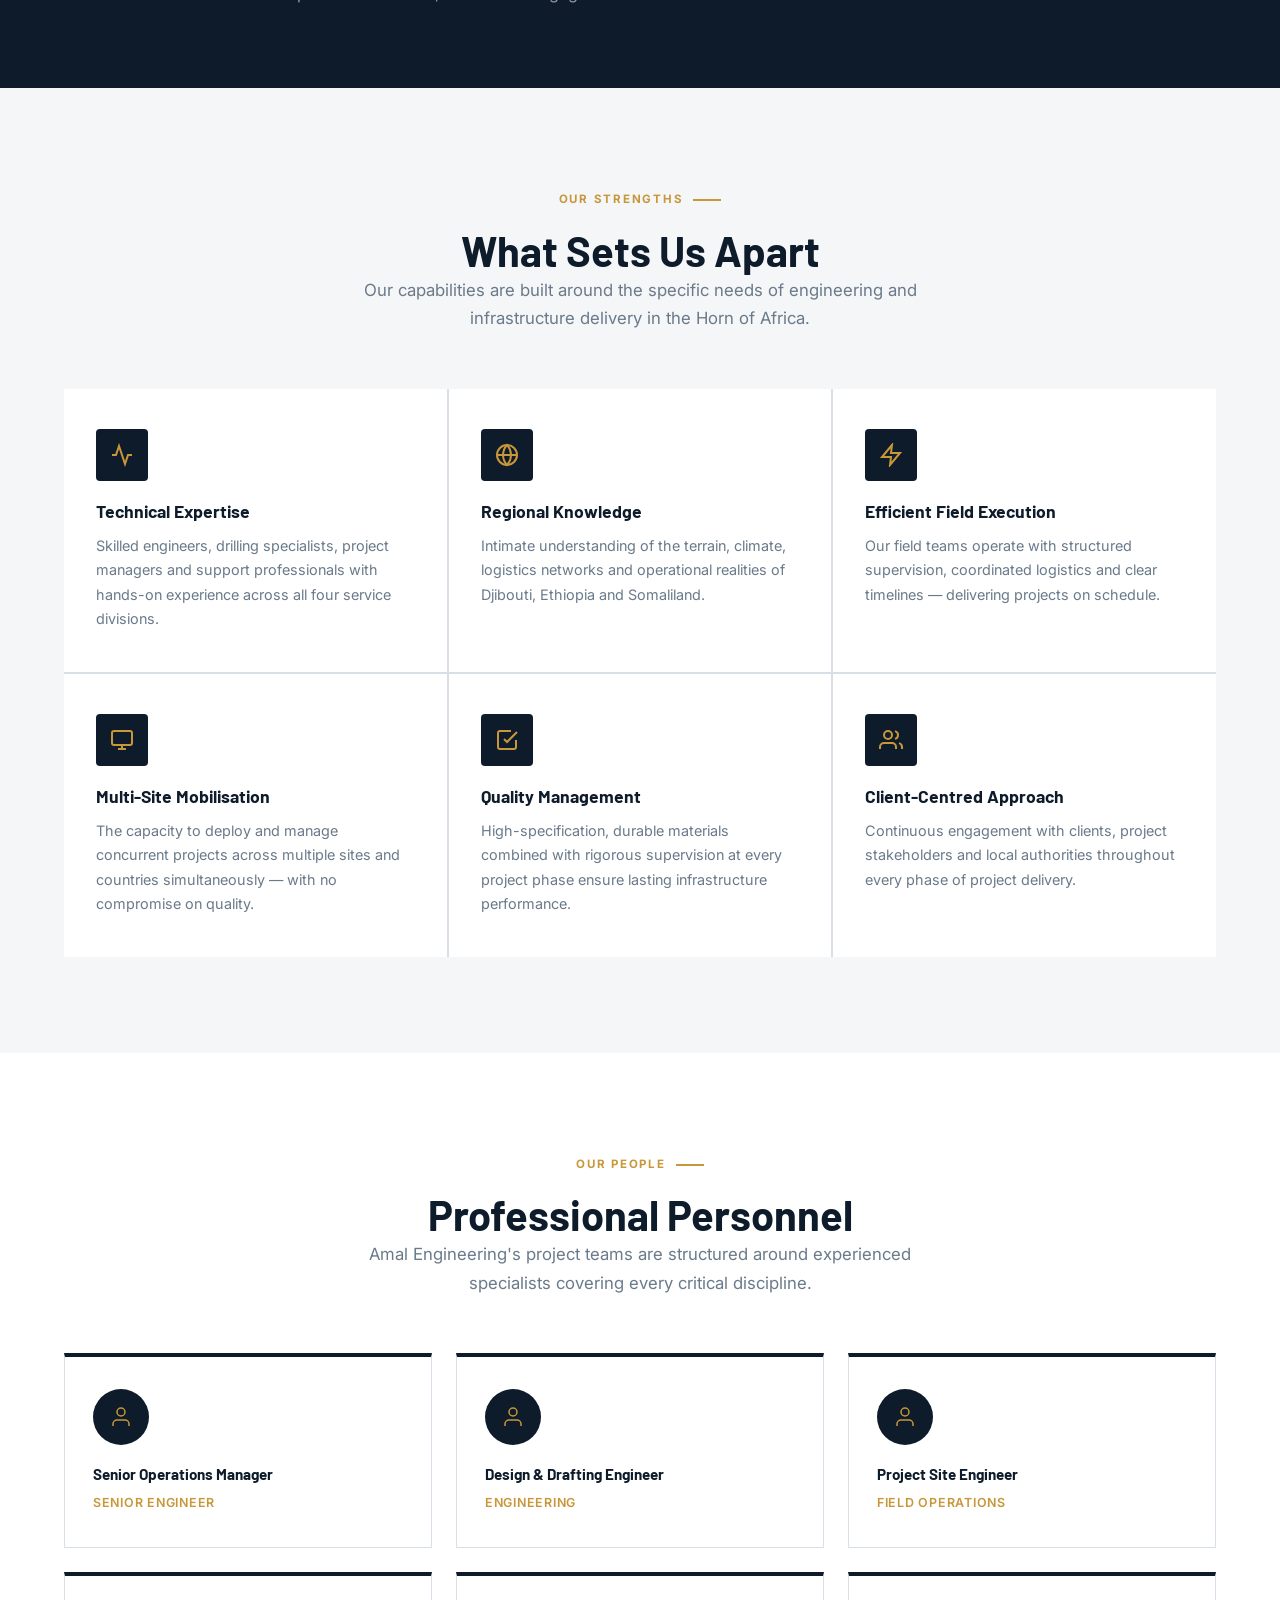
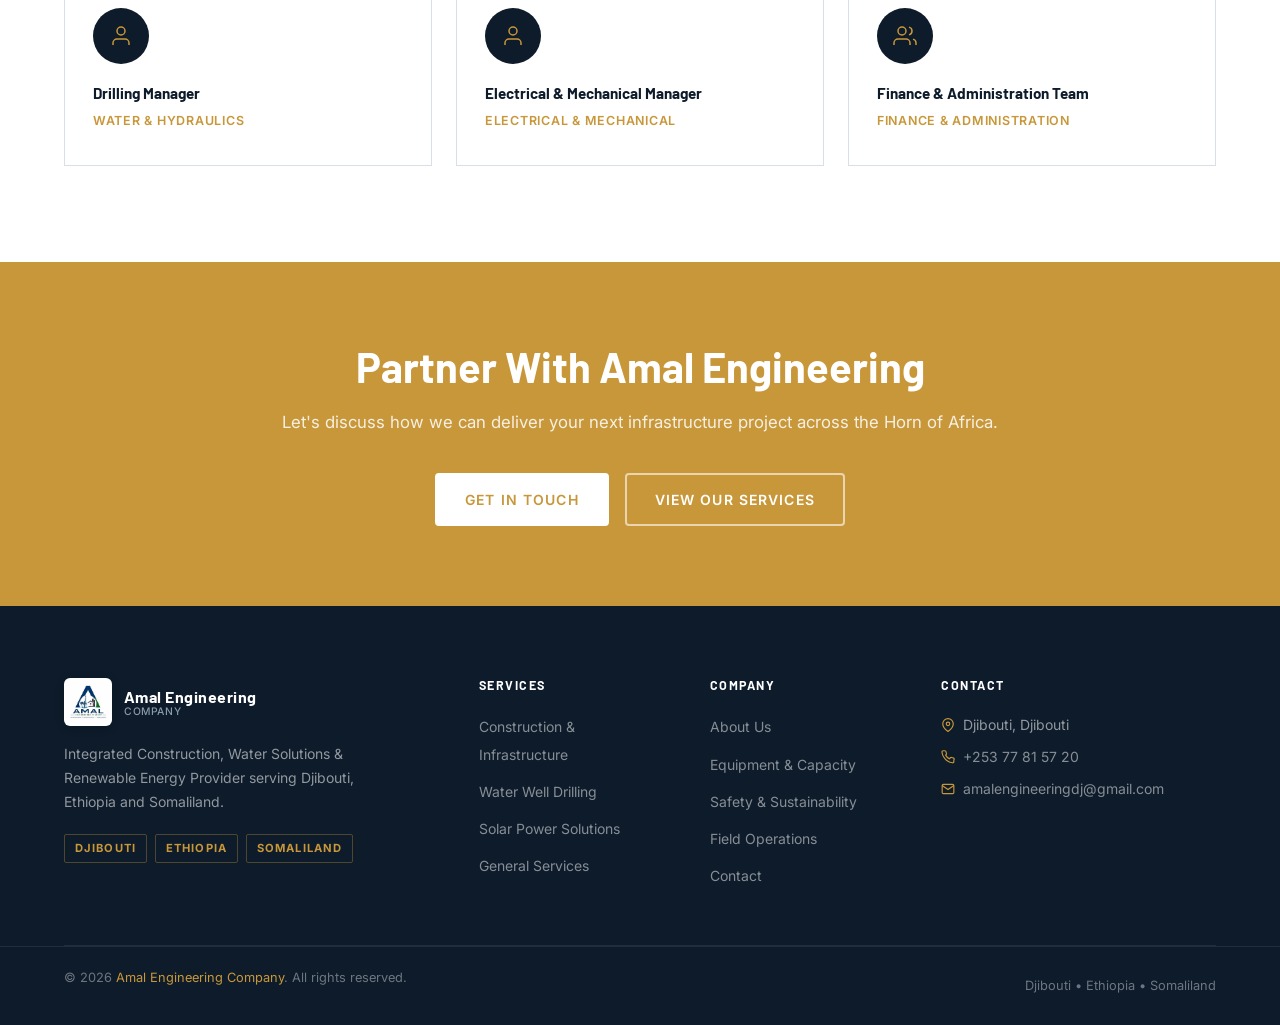
<file: about.html>
﻿<!DOCTYPE html>
<html lang="en">
<head>
  <meta charset="UTF-8" />
  <meta name="viewport" content="width=device-width, initial-scale=1.0" />
  <title>About Amal Engineering — Our Company, Mission &amp; Capabilities</title>
  <meta name="description" content="Learn about Amal Engineering Company — a Djibouti-based engineering firm delivering construction, water drilling, hydraulic and solar solutions across Djibouti, Ethiopia and Somaliland." />
  <link rel="stylesheet" href="css/style.css" />
  <link rel="icon" type="image/png" href="images/favicon.png" />
</head>
<body>

<header id="site-header" class="scrolled">
  <div class="header-inner">
    <a href="index.html" class="site-logo" aria-label="Amal Engineering Home">
      <img src="images/logo.png" alt="Amal Engineering Company Logo" class="logo-img" />
      <div class="logo-text">
        <span>Amal Engineering</span>
        <span>Company — Djibouti</span>
      </div>
    </a>
    <nav class="main-nav" role="navigation" aria-label="Main navigation">
      <div class="nav-item"><a href="index.html" class="nav-link">Home</a></div>
      <div class="nav-item"><a href="about.html" class="nav-link active">About</a></div>
      <div class="nav-item has-dropdown">
        <a href="services.html" class="nav-link">Services</a>
        <div class="dropdown">
          <a href="water-drilling.html">Water &amp; Drilling</a>
          <a href="construction.html">Construction</a>
          <a href="solar-energy.html">Solar Energy</a>
          <a href="general-services.html">General Services</a>
        </div>
      </div>
      <div class="nav-item"><a href="equipment.html" class="nav-link">Equipment</a></div>
      <div class="nav-item"><a href="safety.html" class="nav-link">Safety &amp; Sustainability</a></div>
      <div class="nav-item"><a href="projects.html" class="nav-link">Projects</a></div>
    </nav>
    <a href="contact.html" class="btn btn-primary header-cta btn-sm">Contact Us</a>
    <button class="nav-toggle" id="navToggle" aria-label="Toggle mobile menu" aria-expanded="false">
      <span></span><span></span><span></span>
    </button>
  </div>
</header>
<nav class="mobile-nav" id="mobileNav">
  <a href="index.html">Home</a>
  <a href="about.html">About</a>
  <a href="services.html">Services</a>
  <a href="water-drilling.html">Water &amp; Drilling</a>
  <a href="construction.html">Construction</a>
  <a href="solar-energy.html">Solar Energy</a>
  <a href="general-services.html">General Services</a>
  <a href="equipment.html">Equipment &amp; Capacity</a>
  <a href="safety.html">Safety &amp; Sustainability</a>
  <a href="projects.html">Projects</a>
  <a href="contact.html" class="btn btn-primary">Contact Us</a>
</nav>

<!-- PAGE HERO -->
<section class="page-hero">
  <div class="container page-hero-content">
    <div class="breadcrumb">
      <a href="index.html">Home</a>
      <span>/</span>
      <strong>About Us</strong>
    </div>
    <div class="section-label">Amal Engineering Company</div>
    <h1>About Our Company</h1>
    <p class="lead">Djibouti-based engineering and infrastructure specialists delivering integrated solutions across the Horn of Africa.</p>
  </div>
</section>

<!-- COMPANY INTRO -->
<section class="section-pad">
  <div class="container">
    <div class="detail-grid">
      <div class="fade-up">
        <div class="section-label">Who We Are</div>
        <h2>An Engineering Company Built for the Region</h2>
        <div class="divider"></div>
        <p class="lead">Amal Engineering Company is a Djibouti-based engineering and infrastructure firm specialising in construction, water well drilling, hydraulic systems and solar power solutions.</p>
        <p>Operating across Djibouti, Ethiopia and Somaliland, Amal Engineering brings together technical expertise and deep regional knowledge to deliver complex, multi-sector infrastructure projects in some of the Horn of Africa's most demanding environments.</p>
        <p>From urban construction to rural water access and renewable energy — our integrated service capability allows clients to work with a single, trusted partner across the full scope of their project needs.</p>
        <div class="mt-32">
          <a href="contact.html" class="btn btn-primary" id="about-contact-btn">Discuss a Project</a>
        </div>
      </div>
      <div class="fade-up delay-2">
        <img src="images/construction.jpg" alt="Amal Engineering construction operations" class="detail-img" loading="lazy" />
      </div>
    </div>
  </div>
</section>

<!-- MISSION -->
<section style="background: var(--navy); padding: 80px 0;">
  <div class="container">
    <div style="max-width: 760px; margin: 0 auto; text-align: center;" class="fade-up">
      <div class="section-label" style="justify-content: center; color: var(--accent);">
        <span>Our Mission</span>
      </div>
      <h2 style="color: var(--white); margin: 12px 0 24px; font-size: clamp(1.6rem, 3vw, 2.2rem);">
        "To be a trusted partner in every project, delivering exceptional value through innovation, quality, and reliability."
      </h2>
      <p style="color: rgba(255,255,255,0.55); font-size: 1.02rem; line-height: 1.8;">
        This mission guides every decision we make — from how we select materials, to how we supervise our teams, to how we engage with our clients and the communities where we work.
      </p>
    </div>
  </div>
</section>

<!-- COMPANY STRENGTHS -->
<section class="section-pad" style="background: var(--gray-bg);">
  <div class="container">
    <div class="section-header centered fade-up">
      <div class="section-label">Our Strengths</div>
      <h2>What Sets Us Apart</h2>
      <p>Our capabilities are built around the specific needs of engineering and infrastructure delivery in the Horn of Africa.</p>
    </div>
    <div style="display: grid; grid-template-columns: repeat(3, 1fr); gap: 2px; background: var(--border);" class="fade-up">

      <div style="background: var(--white); padding: 40px 32px;">
        <div style="width: 52px; height: 52px; background: var(--navy); color: var(--accent); display: flex; align-items: center; justify-content: center; border-radius: 4px; margin-bottom: 20px;">
          <svg width="24" height="24" viewBox="0 0 24 24" fill="none" stroke="currentColor" stroke-width="2"><path d="M22 12h-4l-3 9L9 3l-3 9H2"/></svg>
        </div>
        <h3 style="margin-bottom: 12px; font-size: 1.1rem;">Technical Expertise</h3>
        <p style="color: var(--text-muted); font-size: 0.9rem; line-height: 1.7; margin: 0;">Skilled engineers, drilling specialists, project managers and support professionals with hands-on experience across all four service divisions.</p>
      </div>

      <div style="background: var(--white); padding: 40px 32px;">
        <div style="width: 52px; height: 52px; background: var(--navy); color: var(--accent); display: flex; align-items: center; justify-content: center; border-radius: 4px; margin-bottom: 20px;">
          <svg width="24" height="24" viewBox="0 0 24 24" fill="none" stroke="currentColor" stroke-width="2"><circle cx="12" cy="12" r="10"/><path d="M2 12h20M12 2a15.3 15.3 0 0 1 4 10 15.3 15.3 0 0 1-4 10 15.3 15.3 0 0 1-4-10 15.3 15.3 0 0 1 4-10z"/></svg>
        </div>
        <h3 style="margin-bottom: 12px; font-size: 1.1rem;">Regional Knowledge</h3>
        <p style="color: var(--text-muted); font-size: 0.9rem; line-height: 1.7; margin: 0;">Intimate understanding of the terrain, climate, logistics networks and operational realities of Djibouti, Ethiopia and Somaliland.</p>
      </div>

      <div style="background: var(--white); padding: 40px 32px;">
        <div style="width: 52px; height: 52px; background: var(--navy); color: var(--accent); display: flex; align-items: center; justify-content: center; border-radius: 4px; margin-bottom: 20px;">
          <svg width="24" height="24" viewBox="0 0 24 24" fill="none" stroke="currentColor" stroke-width="2"><polygon points="13 2 3 14 12 14 11 22 21 10 12 10 13 2"/></svg>
        </div>
        <h3 style="margin-bottom: 12px; font-size: 1.1rem;">Efficient Field Execution</h3>
        <p style="color: var(--text-muted); font-size: 0.9rem; line-height: 1.7; margin: 0;">Our field teams operate with structured supervision, coordinated logistics and clear timelines — delivering projects on schedule.</p>
      </div>

      <div style="background: var(--white); padding: 40px 32px;">
        <div style="width: 52px; height: 52px; background: var(--navy); color: var(--accent); display: flex; align-items: center; justify-content: center; border-radius: 4px; margin-bottom: 20px;">
          <svg width="24" height="24" viewBox="0 0 24 24" fill="none" stroke="currentColor" stroke-width="2"><rect x="2" y="3" width="20" height="14" rx="2"/><path d="M8 21h8M12 17v4"/></svg>
        </div>
        <h3 style="margin-bottom: 12px; font-size: 1.1rem;">Multi-Site Mobilisation</h3>
        <p style="color: var(--text-muted); font-size: 0.9rem; line-height: 1.7; margin: 0;">The capacity to deploy and manage concurrent projects across multiple sites and countries simultaneously — with no compromise on quality.</p>
      </div>

      <div style="background: var(--white); padding: 40px 32px;">
        <div style="width: 52px; height: 52px; background: var(--navy); color: var(--accent); display: flex; align-items: center; justify-content: center; border-radius: 4px; margin-bottom: 20px;">
          <svg width="24" height="24" viewBox="0 0 24 24" fill="none" stroke="currentColor" stroke-width="2"><polyline points="9 11 12 14 22 4"/><path d="M21 12v7a2 2 0 0 1-2 2H5a2 2 0 0 1-2-2V5a2 2 0 0 1 2-2h11"/></svg>
        </div>
        <h3 style="margin-bottom: 12px; font-size: 1.1rem;">Quality Management</h3>
        <p style="color: var(--text-muted); font-size: 0.9rem; line-height: 1.7; margin: 0;">High-specification, durable materials combined with rigorous supervision at every project phase ensure lasting infrastructure performance.</p>
      </div>

      <div style="background: var(--white); padding: 40px 32px;">
        <div style="width: 52px; height: 52px; background: var(--navy); color: var(--accent); display: flex; align-items: center; justify-content: center; border-radius: 4px; margin-bottom: 20px;">
          <svg width="24" height="24" viewBox="0 0 24 24" fill="none" stroke="currentColor" stroke-width="2"><path d="M17 21v-2a4 4 0 0 0-4-4H5a4 4 0 0 0-4 4v2"/><circle cx="9" cy="7" r="4"/><path d="M23 21v-2a4 4 0 0 0-3-3.87"/><path d="M16 3.13a4 4 0 0 1 0 7.75"/></svg>
        </div>
        <h3 style="margin-bottom: 12px; font-size: 1.1rem;">Client-Centred Approach</h3>
        <p style="color: var(--text-muted); font-size: 0.9rem; line-height: 1.7; margin: 0;">Continuous engagement with clients, project stakeholders and local authorities throughout every phase of project delivery.</p>
      </div>

    </div>
  </div>
</section>

<!-- TEAM -->
<section class="section-pad">
  <div class="container">
    <div class="section-header centered fade-up">
      <div class="section-label">Our People</div>
      <h2>Professional Personnel</h2>
      <p>Amal Engineering's project teams are structured around experienced specialists covering every critical discipline.</p>
    </div>

    <div class="team-grid">
      <div class="team-card fade-up">
        <div class="team-avatar"><svg viewBox="0 0 24 24" fill="none" stroke="currentColor" stroke-width="1.5"><path d="M20 21v-2a4 4 0 0 0-4-4H8a4 4 0 0 0-4 4v2"/><circle cx="12" cy="7" r="4"/></svg></div>
        <h4>Senior Operations Manager</h4>
        <span>Senior Engineer</span>
      </div>
      <div class="team-card fade-up delay-1">
        <div class="team-avatar"><svg viewBox="0 0 24 24" fill="none" stroke="currentColor" stroke-width="1.5"><path d="M20 21v-2a4 4 0 0 0-4-4H8a4 4 0 0 0-4 4v2"/><circle cx="12" cy="7" r="4"/></svg></div>
        <h4>Design &amp; Drafting Engineer</h4>
        <span>Engineering</span>
      </div>
      <div class="team-card fade-up delay-2">
        <div class="team-avatar"><svg viewBox="0 0 24 24" fill="none" stroke="currentColor" stroke-width="1.5"><path d="M20 21v-2a4 4 0 0 0-4-4H8a4 4 0 0 0-4 4v2"/><circle cx="12" cy="7" r="4"/></svg></div>
        <h4>Project Site Engineer</h4>
        <span>Field Operations</span>
      </div>
      <div class="team-card fade-up delay-3">
        <div class="team-avatar"><svg viewBox="0 0 24 24" fill="none" stroke="currentColor" stroke-width="1.5"><path d="M20 21v-2a4 4 0 0 0-4-4H8a4 4 0 0 0-4 4v2"/><circle cx="12" cy="7" r="4"/></svg></div>
        <h4>Drilling Manager</h4>
        <span>Water &amp; Hydraulics</span>
      </div>
      <div class="team-card fade-up delay-4">
        <div class="team-avatar"><svg viewBox="0 0 24 24" fill="none" stroke="currentColor" stroke-width="1.5"><path d="M20 21v-2a4 4 0 0 0-4-4H8a4 4 0 0 0-4 4v2"/><circle cx="12" cy="7" r="4"/></svg></div>
        <h4>Electrical &amp; Mechanical Manager</h4>
        <span>Electrical &amp; Mechanical</span>
      </div>
      <div class="team-card fade-up delay-5">
        <div class="team-avatar"><svg viewBox="0 0 24 24" fill="none" stroke="currentColor" stroke-width="1.5"><path d="M17 21v-2a4 4 0 0 0-4-4H5a4 4 0 0 0-4 4v2"/><circle cx="9" cy="7" r="4"/><path d="M23 21v-2a4 4 0 0 0-3-3.87"/><path d="M16 3.13a4 4 0 0 1 0 7.75"/></svg></div>
        <h4>Finance &amp; Administration Team</h4>
        <span>Finance &amp; Administration</span>
      </div>
    </div>
  </div>
</section>

<!-- CTA -->
<section class="cta-section">
  <div class="container">
    <div class="cta-inner fade-up">
      <h2>Partner With Amal Engineering</h2>
      <p>Let's discuss how we can deliver your next infrastructure project across the Horn of Africa.</p>
      <div class="cta-btns">
        <a href="contact.html" class="btn btn-white" id="about-cta-contact">Get in Touch</a>
        <a href="services.html" class="btn btn-outline-white">View Our Services</a>
      </div>
    </div>
  </div>
</section>

<!-- FOOTER -->
<footer>
  <div class="container">
    <div class="footer-grid">
      <div class="footer-brand">
        <div class="site-logo">
          <img src="images/logo.png" alt="Amal Engineering Company Logo" class="logo-img" />
          <div class="logo-text"><span>Amal Engineering</span><span>Company</span></div>
        </div>
        <p>Integrated Construction, Water Solutions &amp; Renewable Energy Provider serving Djibouti, Ethiopia and Somaliland.</p>
        <div class="footer-regions">
          <span class="region-tag">Djibouti</span>
          <span class="region-tag">Ethiopia</span>
          <span class="region-tag">Somaliland</span>
        </div>
      </div>
      <div class="footer-col">
        <h5>Services</h5>
        <ul>
          <li><a href="construction.html">Construction &amp; Infrastructure</a></li>
          <li><a href="water-drilling.html">Water Well Drilling</a></li>
          <li><a href="solar-energy.html">Solar Power Solutions</a></li>
          <li><a href="general-services.html">General Services</a></li>
        </ul>
      </div>
      <div class="footer-col">
        <h5>Company</h5>
        <ul>
          <li><a href="about.html">About Us</a></li>
          <li><a href="equipment.html">Equipment &amp; Capacity</a></li>
          <li><a href="safety.html">Safety &amp; Sustainability</a></li>
          <li><a href="projects.html">Field Operations</a></li>
          <li><a href="contact.html">Contact</a></li>
        </ul>
      </div>
      <div class="footer-col footer-contact">
        <h5>Contact</h5>
        <p><svg viewBox="0 0 24 24" fill="none" stroke="currentColor" stroke-width="2" width="14" height="14"><path d="M21 10c0 7-9 13-9 13s-9-6-9-13a9 9 0 0 1 18 0z"/><circle cx="12" cy="10" r="3"/></svg> Djibouti, Djibouti</p>
        <p><svg viewBox="0 0 24 24" fill="none" stroke="currentColor" stroke-width="2" width="14" height="14"><path d="M22 16.92v3a2 2 0 0 1-2.18 2 19.79 19.79 0 0 1-8.63-3.07A19.5 19.5 0 0 1 4.69 12 19.79 19.79 0 0 1 1.62 3.33A2 2 0 0 1 3.6 1.27h3a2 2 0 0 1 2 1.72c.127.96.361 1.903.7 2.81a2 2 0 0 1-.45 2.11L7.91 8.82a16 16 0 0 0 6.27 6.27l1.85-1.85a2 2 0 0 1 2.11-.45c.907.339 1.85.573 2.81.7A2 2 0 0 1 22 16.92z"/></svg> <a href="tel:+25377815720">+253 77 81 57 20</a></p>
        <p><svg viewBox="0 0 24 24" fill="none" stroke="currentColor" stroke-width="2" width="14" height="14"><path d="M4 4h16c1.1 0 2 .9 2 2v12c0 1.1-.9 2-2 2H4c-1.1 0-2-.9-2-2V6c0-1.1.9-2 2-2z"/><polyline points="22,6 12,13 2,6"/></svg> <a href="mailto:amalengineeringdj@gmail.com">amalengineeringdj@gmail.com</a></p>
      </div>
    </div>
  </div>
  <div style="border-top: 1px solid rgba(255,255,255,0.08);">
    <div style="max-width: var(--container); margin: 0 auto; padding: 20px 24px; display: flex; align-items: center; justify-content: space-between; flex-wrap: wrap; gap: 12px;">
      <p style="font-size: 0.8rem; color: rgba(255,255,255,0.4);">&copy; 2026 <span style="color: var(--accent);">Amal Engineering Company</span>. All rights reserved.</p>
      <p style="font-size: 0.8rem; color: rgba(255,255,255,0.4);">Djibouti &bull; Ethiopia &bull; Somaliland</p>
    </div>
  </div>
</footer>

<script src="js/main.js"></script>
</body>
</html>
</file>
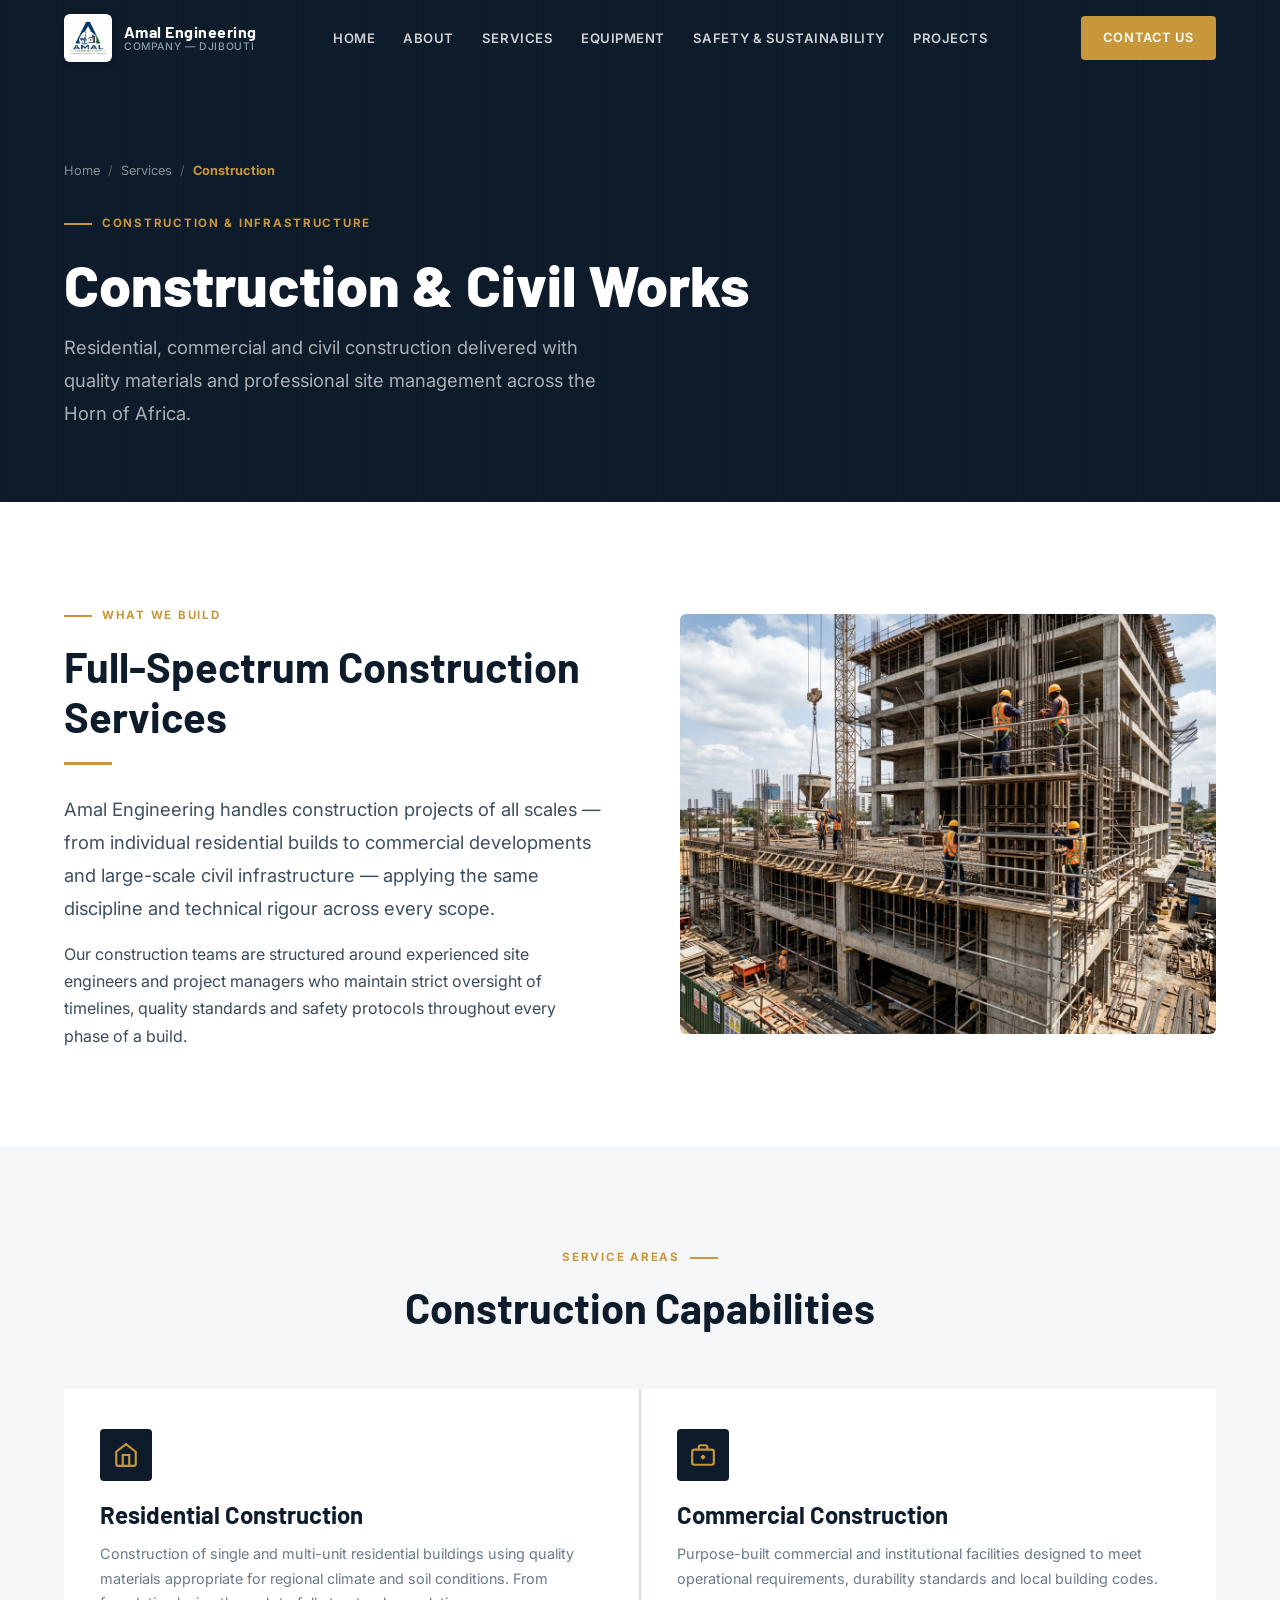
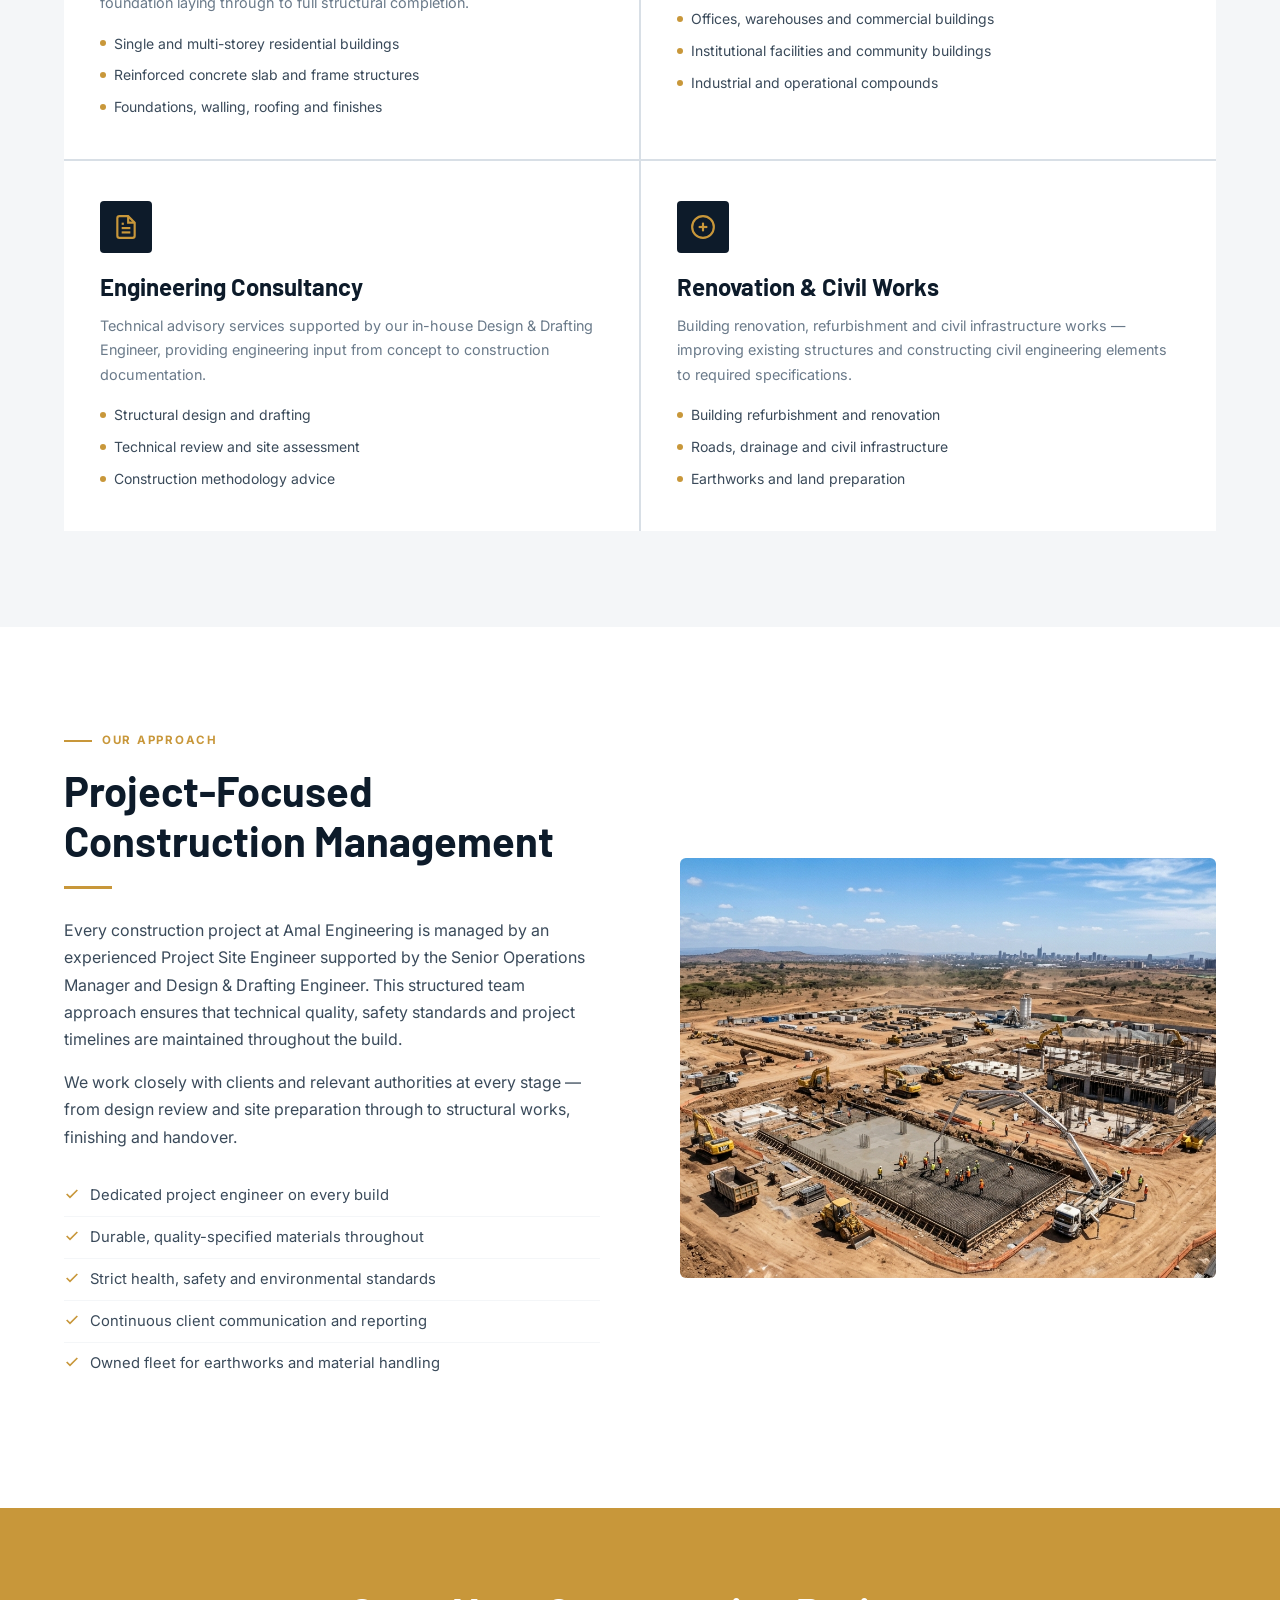
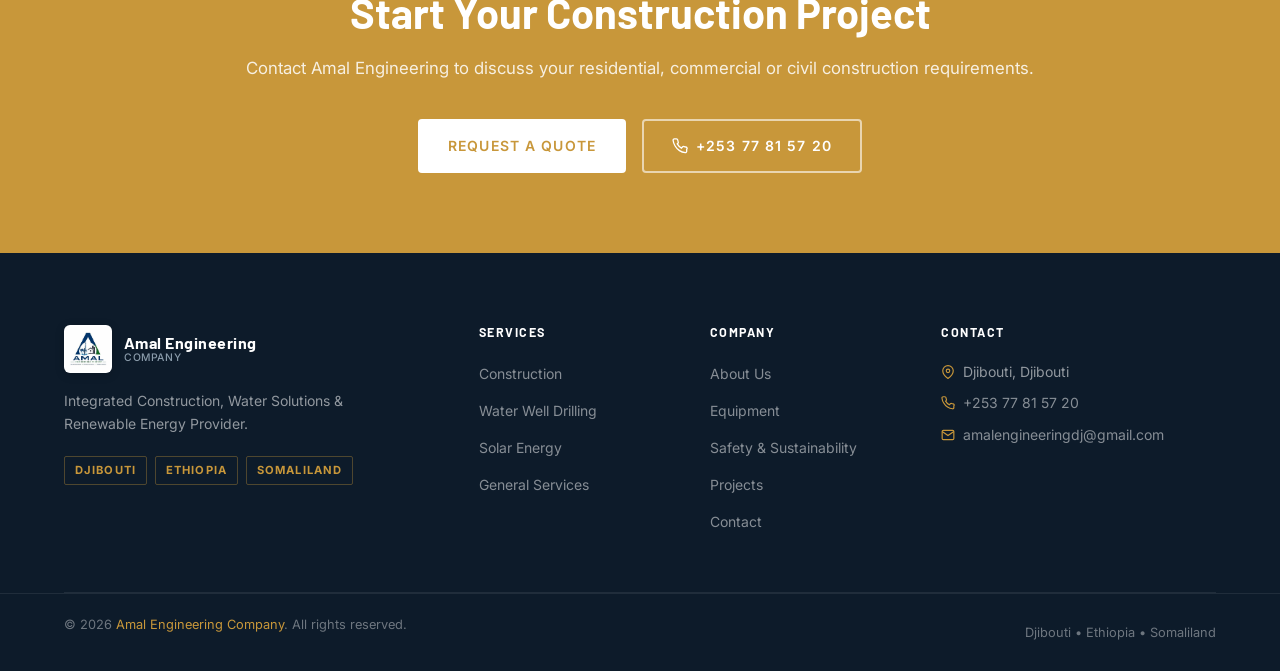
<file: construction.html>
﻿<!DOCTYPE html>
<html lang="en">
<head>
  <meta charset="UTF-8" />
  <meta name="viewport" content="width=device-width, initial-scale=1.0" />
  <title>Construction &amp; Infrastructure — Amal Engineering</title>
  <meta name="description" content="Amal Engineering provides residential, commercial and civil construction services across Djibouti, Ethiopia and Somaliland — from foundations to full project completion." />
  <link rel="stylesheet" href="css/style.css" />
  <link rel="icon" type="image/png" href="images/favicon.png" />
</head>
<body>

<header id="site-header" class="scrolled">
  <div class="header-inner">
    <a href="index.html" class="site-logo"><img src="images/logo.png" alt="Amal Engineering Company Logo" class="logo-img" /><div class="logo-text"><span>Amal Engineering</span><span>Company — Djibouti</span></div></a>
    <nav class="main-nav">
      <div class="nav-item"><a href="index.html" class="nav-link">Home</a></div>
      <div class="nav-item"><a href="about.html" class="nav-link">About</a></div>
      <div class="nav-item has-dropdown"><a href="services.html" class="nav-link active">Services</a>
        <div class="dropdown"><a href="water-drilling.html">Water &amp; Drilling</a><a href="construction.html">Construction</a><a href="solar-energy.html">Solar Energy</a><a href="general-services.html">General Services</a></div>
      </div>
      <div class="nav-item"><a href="equipment.html" class="nav-link">Equipment</a></div>
      <div class="nav-item"><a href="safety.html" class="nav-link">Safety &amp; Sustainability</a></div>
      <div class="nav-item"><a href="projects.html" class="nav-link">Projects</a></div>
    </nav>
    <a href="contact.html" class="btn btn-primary header-cta btn-sm">Contact Us</a>
    <button class="nav-toggle" id="navToggle" aria-label="Toggle mobile menu" aria-expanded="false"><span></span><span></span><span></span></button>
  </div>
</header>
<nav class="mobile-nav" id="mobileNav">
  <a href="index.html">Home</a><a href="about.html">About</a><a href="services.html">Services</a>
  <a href="water-drilling.html">Water &amp; Drilling</a><a href="construction.html">Construction</a>
  <a href="solar-energy.html">Solar Energy</a><a href="general-services.html">General Services</a>
  <a href="equipment.html">Equipment &amp; Capacity</a><a href="safety.html">Safety &amp; Sustainability</a>
  <a href="projects.html">Projects</a><a href="contact.html" class="btn btn-primary">Contact Us</a>
</nav>

<section class="page-hero">
  <div class="container page-hero-content">
    <div class="breadcrumb"><a href="index.html">Home</a><span>/</span><a href="services.html">Services</a><span>/</span><strong>Construction</strong></div>
    <div class="section-label">Construction &amp; Infrastructure</div>
    <h1>Construction &amp; Civil Works</h1>
    <p class="lead">Residential, commercial and civil construction delivered with quality materials and professional site management across the Horn of Africa.</p>
  </div>
</section>

<!-- MAIN CONTENT -->
<section class="section-pad">
  <div class="container">
    <div class="detail-grid">
      <div class="fade-up">
        <div class="section-label">What We Build</div>
        <h2>Full-Spectrum Construction Services</h2>
        <div class="divider"></div>
        <p class="lead">Amal Engineering handles construction projects of all scales — from individual residential builds to commercial developments and large-scale civil infrastructure — applying the same discipline and technical rigour across every scope.</p>
        <p>Our construction teams are structured around experienced site engineers and project managers who maintain strict oversight of timelines, quality standards and safety protocols throughout every phase of a build.</p>
      </div>
      <div class="fade-up delay-2">
        <img src="images/construction.jpg" alt="Reinforced concrete building under construction" class="detail-img" loading="lazy" />
      </div>
    </div>
  </div>
</section>

<!-- SERVICE DETAIL -->
<section class="section-pad" style="background: var(--gray-bg);">
  <div class="container">
    <div class="section-header centered fade-up">
      <div class="section-label">Service Areas</div>
      <h2>Construction Capabilities</h2>
    </div>

    <div style="display: grid; grid-template-columns: repeat(2, 1fr); gap: 2px; background: var(--border);" class="fade-up">

      <div style="background: var(--white); padding: 40px 36px;">
        <div style="width: 52px; height: 52px; background: var(--navy); color: var(--accent); display: flex; align-items: center; justify-content: center; border-radius: 4px; margin-bottom: 20px;">
          <svg width="26" height="26" viewBox="0 0 24 24" fill="none" stroke="currentColor" stroke-width="2"><path d="M3 9l9-7 9 7v11a2 2 0 0 1-2 2H5a2 2 0 0 1-2-2z"/><polyline points="9 22 9 12 15 12 15 22"/></svg>
        </div>
        <h3 style="margin-bottom: 12px;">Residential Construction</h3>
        <p style="color: var(--text-muted); font-size: 0.9rem; line-height: 1.7; margin-bottom: 16px;">Construction of single and multi-unit residential buildings using quality materials appropriate for regional climate and soil conditions. From foundation laying through to full structural completion.</p>
        <ul style="list-style: none; display: flex; flex-direction: column; gap: 8px;">
          <li style="display: flex; align-items: center; gap: 8px; font-size: 0.875rem; color: var(--text-body);">
            <span style="width: 6px; height: 6px; border-radius: 50%; background: var(--accent); flex-shrink: 0;"></span>Single and multi-storey residential buildings
          </li>
          <li style="display: flex; align-items: center; gap: 8px; font-size: 0.875rem; color: var(--text-body);">
            <span style="width: 6px; height: 6px; border-radius: 50%; background: var(--accent); flex-shrink: 0;"></span>Reinforced concrete slab and frame structures
          </li>
          <li style="display: flex; align-items: center; gap: 8px; font-size: 0.875rem; color: var(--text-body);">
            <span style="width: 6px; height: 6px; border-radius: 50%; background: var(--accent); flex-shrink: 0;"></span>Foundations, walling, roofing and finishes
          </li>
        </ul>
      </div>

      <div style="background: var(--white); padding: 40px 36px;">
        <div style="width: 52px; height: 52px; background: var(--navy); color: var(--accent); display: flex; align-items: center; justify-content: center; border-radius: 4px; margin-bottom: 20px;">
          <svg width="26" height="26" viewBox="0 0 24 24" fill="none" stroke="currentColor" stroke-width="2"><rect x="2" y="7" width="20" height="14" rx="2"/><path d="M16 7V5a2 2 0 0 0-2-2h-4a2 2 0 0 0-2 2v2"/><line x1="12" y1="12" x2="12" y2="16"/><line x1="10" y1="14" x2="14" y2="14"/></svg>
        </div>
        <h3 style="margin-bottom: 12px;">Commercial Construction</h3>
        <p style="color: var(--text-muted); font-size: 0.9rem; line-height: 1.7; margin-bottom: 16px;">Purpose-built commercial and institutional facilities designed to meet operational requirements, durability standards and local building codes.</p>
        <ul style="list-style: none; display: flex; flex-direction: column; gap: 8px;">
          <li style="display: flex; align-items: center; gap: 8px; font-size: 0.875rem; color: var(--text-body);">
            <span style="width: 6px; height: 6px; border-radius: 50%; background: var(--accent); flex-shrink: 0;"></span>Offices, warehouses and commercial buildings
          </li>
          <li style="display: flex; align-items: center; gap: 8px; font-size: 0.875rem; color: var(--text-body);">
            <span style="width: 6px; height: 6px; border-radius: 50%; background: var(--accent); flex-shrink: 0;"></span>Institutional facilities and community buildings
          </li>
          <li style="display: flex; align-items: center; gap: 8px; font-size: 0.875rem; color: var(--text-body);">
            <span style="width: 6px; height: 6px; border-radius: 50%; background: var(--accent); flex-shrink: 0;"></span>Industrial and operational compounds
          </li>
        </ul>
      </div>

      <div style="background: var(--white); padding: 40px 36px;">
        <div style="width: 52px; height: 52px; background: var(--navy); color: var(--accent); display: flex; align-items: center; justify-content: center; border-radius: 4px; margin-bottom: 20px;">
          <svg width="26" height="26" viewBox="0 0 24 24" fill="none" stroke="currentColor" stroke-width="2"><path d="M14 2H6a2 2 0 0 0-2 2v16a2 2 0 0 0 2 2h12a2 2 0 0 0 2-2V8z"/><polyline points="14 2 14 8 20 8"/><line x1="16" y1="13" x2="8" y2="13"/><line x1="16" y1="17" x2="8" y2="17"/><polyline points="10 9 9 9 8 9"/></svg>
        </div>
        <h3 style="margin-bottom: 12px;">Engineering Consultancy</h3>
        <p style="color: var(--text-muted); font-size: 0.9rem; line-height: 1.7; margin-bottom: 16px;">Technical advisory services supported by our in-house Design &amp; Drafting Engineer, providing engineering input from concept to construction documentation.</p>
        <ul style="list-style: none; display: flex; flex-direction: column; gap: 8px;">
          <li style="display: flex; align-items: center; gap: 8px; font-size: 0.875rem; color: var(--text-body);">
            <span style="width: 6px; height: 6px; border-radius: 50%; background: var(--accent); flex-shrink: 0;"></span>Structural design and drafting
          </li>
          <li style="display: flex; align-items: center; gap: 8px; font-size: 0.875rem; color: var(--text-body);">
            <span style="width: 6px; height: 6px; border-radius: 50%; background: var(--accent); flex-shrink: 0;"></span>Technical review and site assessment
          </li>
          <li style="display: flex; align-items: center; gap: 8px; font-size: 0.875rem; color: var(--text-body);">
            <span style="width: 6px; height: 6px; border-radius: 50%; background: var(--accent); flex-shrink: 0;"></span>Construction methodology advice
          </li>
        </ul>
      </div>

      <div style="background: var(--white); padding: 40px 36px;">
        <div style="width: 52px; height: 52px; background: var(--navy); color: var(--accent); display: flex; align-items: center; justify-content: center; border-radius: 4px; margin-bottom: 20px;">
          <svg width="26" height="26" viewBox="0 0 24 24" fill="none" stroke="currentColor" stroke-width="2"><circle cx="12" cy="12" r="10"/><line x1="8" y1="12" x2="16" y2="12"/><line x1="12" y1="8" x2="12" y2="16"/></svg>
        </div>
        <h3 style="margin-bottom: 12px;">Renovation &amp; Civil Works</h3>
        <p style="color: var(--text-muted); font-size: 0.9rem; line-height: 1.7; margin-bottom: 16px;">Building renovation, refurbishment and civil infrastructure works — improving existing structures and constructing civil engineering elements to required specifications.</p>
        <ul style="list-style: none; display: flex; flex-direction: column; gap: 8px;">
          <li style="display: flex; align-items: center; gap: 8px; font-size: 0.875rem; color: var(--text-body);">
            <span style="width: 6px; height: 6px; border-radius: 50%; background: var(--accent); flex-shrink: 0;"></span>Building refurbishment and renovation
          </li>
          <li style="display: flex; align-items: center; gap: 8px; font-size: 0.875rem; color: var(--text-body);">
            <span style="width: 6px; height: 6px; border-radius: 50%; background: var(--accent); flex-shrink: 0;"></span>Roads, drainage and civil infrastructure
          </li>
          <li style="display: flex; align-items: center; gap: 8px; font-size: 0.875rem; color: var(--text-body);">
            <span style="width: 6px; height: 6px; border-radius: 50%; background: var(--accent); flex-shrink: 0;"></span>Earthworks and land preparation</li>
        </ul>
      </div>
    </div>
  </div>
</section>

<!-- APPROACH -->
<section class="section-pad">
  <div class="container">
    <div class="detail-grid reverse">
      <div class="fade-up">
        <img src="images/hero.jpg" alt="Large construction site with heavy equipment" class="detail-img" loading="lazy" />
      </div>
      <div class="fade-up delay-2">
        <div class="section-label">Our Approach</div>
        <h2>Project-Focused Construction Management</h2>
        <div class="divider"></div>
        <p>Every construction project at Amal Engineering is managed by an experienced Project Site Engineer supported by the Senior Operations Manager and Design &amp; Drafting Engineer. This structured team approach ensures that technical quality, safety standards and project timelines are maintained throughout the build.</p>
        <p>We work closely with clients and relevant authorities at every stage — from design review and site preparation through to structural works, finishing and handover.</p>
        <ul class="detail-checklist mt-24">
          <li><svg viewBox="0 0 24 24" fill="none" stroke="currentColor" stroke-width="2.5"><polyline points="20 6 9 17 4 12"/></svg> Dedicated project engineer on every build</li>
          <li><svg viewBox="0 0 24 24" fill="none" stroke="currentColor" stroke-width="2.5"><polyline points="20 6 9 17 4 12"/></svg> Durable, quality-specified materials throughout</li>
          <li><svg viewBox="0 0 24 24" fill="none" stroke="currentColor" stroke-width="2.5"><polyline points="20 6 9 17 4 12"/></svg> Strict health, safety and environmental standards</li>
          <li><svg viewBox="0 0 24 24" fill="none" stroke="currentColor" stroke-width="2.5"><polyline points="20 6 9 17 4 12"/></svg> Continuous client communication and reporting</li>
          <li><svg viewBox="0 0 24 24" fill="none" stroke="currentColor" stroke-width="2.5"><polyline points="20 6 9 17 4 12"/></svg> Owned fleet for earthworks and material handling</li>
        </ul>
      </div>
    </div>
  </div>
</section>

<section class="cta-section">
  <div class="container"><div class="cta-inner fade-up">
    <h2>Start Your Construction Project</h2>
    <p>Contact Amal Engineering to discuss your residential, commercial or civil construction requirements.</p>
    <div class="cta-btns">
      <a href="contact.html" class="btn btn-white" id="constr-cta-contact">Request a Quote</a>
      <a href="tel:+25377815720" class="btn btn-outline-white"><svg viewBox="0 0 24 24" fill="none" stroke="currentColor" stroke-width="2" width="16" height="16"><path d="M22 16.92v3a2 2 0 0 1-2.18 2 19.79 19.79 0 0 1-8.63-3.07A19.5 19.5 0 0 1 4.69 12a19.79 19.79 0 0 1-3.07-8.67A2 2 0 0 1 3.6 1.27h3a2 2 0 0 1 2 1.72c.127.96.361 1.903.7 2.81a2 2 0 0 1-.45 2.11L7.91 8.82a16 16 0 0 0 6.27 6.27l1.85-1.85a2 2 0 0 1 2.11-.45c.907.339 1.85.573 2.81.7A2 2 0 0 1 22 16.92z"/></svg>+253 77 81 57 20</a>
    </div>
  </div></div>
</section>

<footer><div class="container"><div class="footer-grid">
  <div class="footer-brand"><div class="site-logo"><img src="images/logo.png" alt="Amal Engineering Company Logo" class="logo-img" /><div class="logo-text"><span>Amal Engineering</span><span>Company</span></div></div><p>Integrated Construction, Water Solutions &amp; Renewable Energy Provider.</p><div class="footer-regions"><span class="region-tag">Djibouti</span><span class="region-tag">Ethiopia</span><span class="region-tag">Somaliland</span></div></div>
  <div class="footer-col"><h5>Services</h5><ul><li><a href="construction.html">Construction</a></li><li><a href="water-drilling.html">Water Well Drilling</a></li><li><a href="solar-energy.html">Solar Energy</a></li><li><a href="general-services.html">General Services</a></li></ul></div>
  <div class="footer-col"><h5>Company</h5><ul><li><a href="about.html">About Us</a></li><li><a href="equipment.html">Equipment</a></li><li><a href="safety.html">Safety &amp; Sustainability</a></li><li><a href="projects.html">Projects</a></li><li><a href="contact.html">Contact</a></li></ul></div>
  <div class="footer-col footer-contact"><h5>Contact</h5><p><svg viewBox="0 0 24 24" fill="none" stroke="currentColor" stroke-width="2" width="14" height="14"><path d="M21 10c0 7-9 13-9 13s-9-6-9-13a9 9 0 0 1 18 0z"/><circle cx="12" cy="10" r="3"/></svg> Djibouti, Djibouti</p><p><svg viewBox="0 0 24 24" fill="none" stroke="currentColor" stroke-width="2" width="14" height="14"><path d="M22 16.92v3a2 2 0 0 1-2.18 2 19.79 19.79 0 0 1-8.63-3.07A19.5 19.5 0 0 1 4.69 12 19.79 19.79 0 0 1 1.62 3.33A2 2 0 0 1 3.6 1.27h3a2 2 0 0 1 2 1.72c.127.96.361 1.903.7 2.81a2 2 0 0 1-.45 2.11L7.91 8.82a16 16 0 0 0 6.27 6.27l1.85-1.85a2 2 0 0 1 2.11-.45c.907.339 1.85.573 2.81.7A2 2 0 0 1 22 16.92z"/></svg><a href="tel:+25377815720">+253 77 81 57 20</a></p><p><svg viewBox="0 0 24 24" fill="none" stroke="currentColor" stroke-width="2" width="14" height="14"><path d="M4 4h16c1.1 0 2 .9 2 2v12c0 1.1-.9 2-2 2H4c-1.1 0-2-.9-2-2V6c0-1.1.9-2 2-2z"/><polyline points="22,6 12,13 2,6"/></svg><a href="mailto:amalengineeringdj@gmail.com">amalengineeringdj@gmail.com</a></p></div>
</div></div>
<div style="border-top:1px solid rgba(255,255,255,0.08);"><div style="max-width:var(--container);margin:0 auto;padding:20px 24px;display:flex;align-items:center;justify-content:space-between;flex-wrap:wrap;gap:12px;"><p style="font-size:0.8rem;color:rgba(255,255,255,0.4);">&copy; 2026 <span style="color:var(--accent);">Amal Engineering Company</span>. All rights reserved.</p><p style="font-size:0.8rem;color:rgba(255,255,255,0.4);">Djibouti &bull; Ethiopia &bull; Somaliland</p></div></div></footer>
<script src="js/main.js"></script>
</body>
</html>
</file>
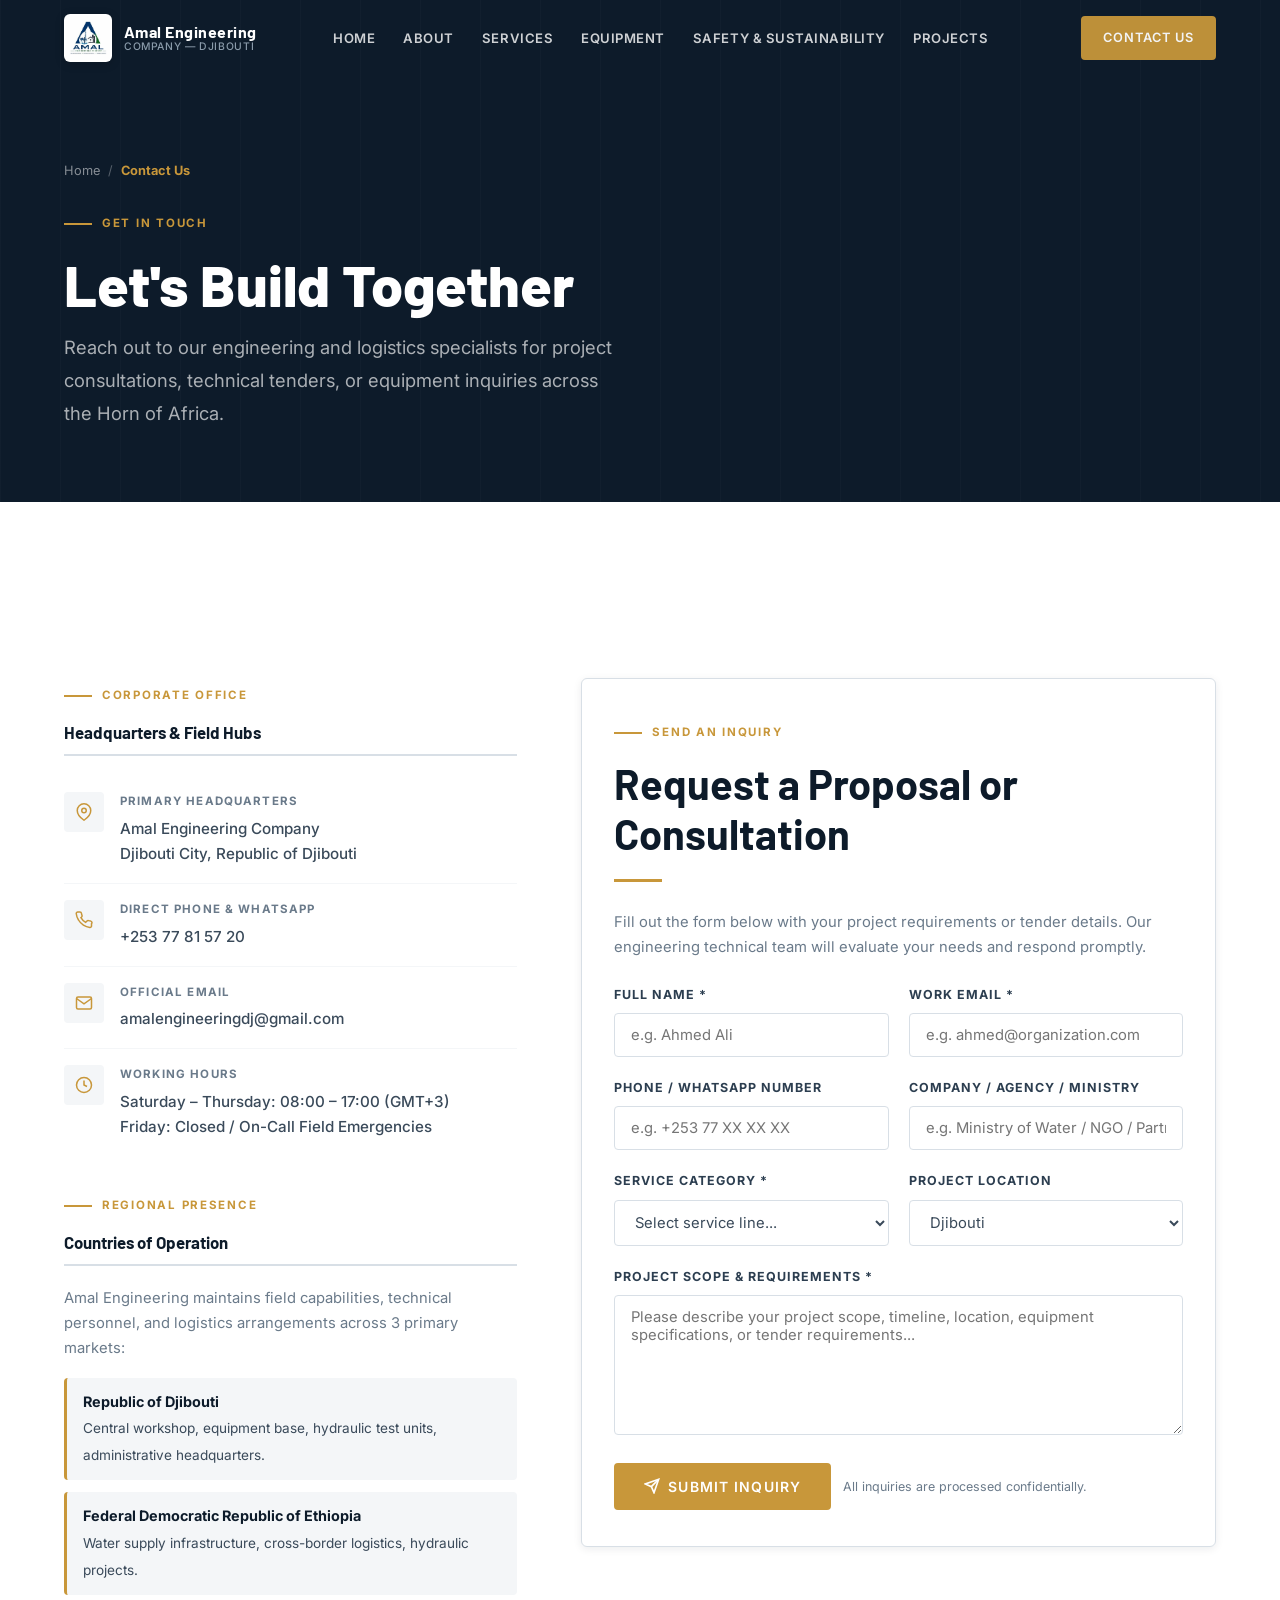
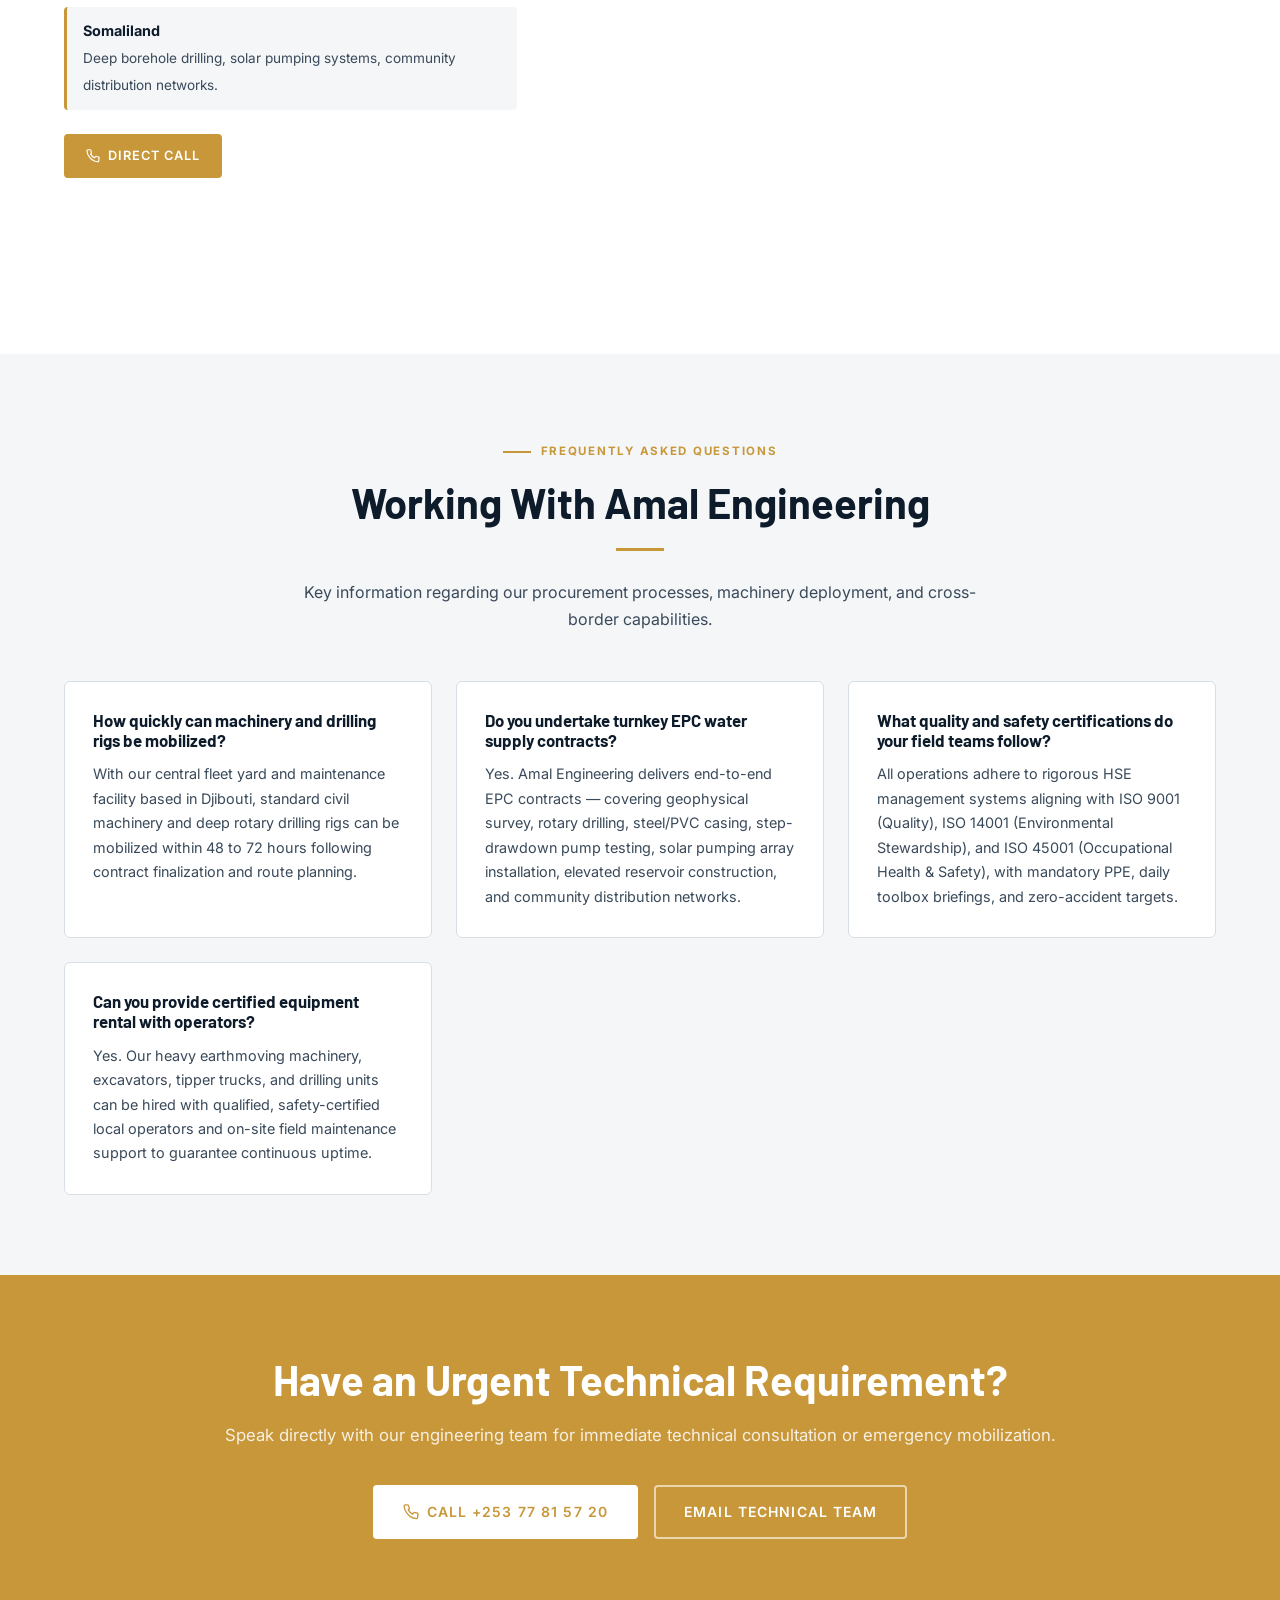
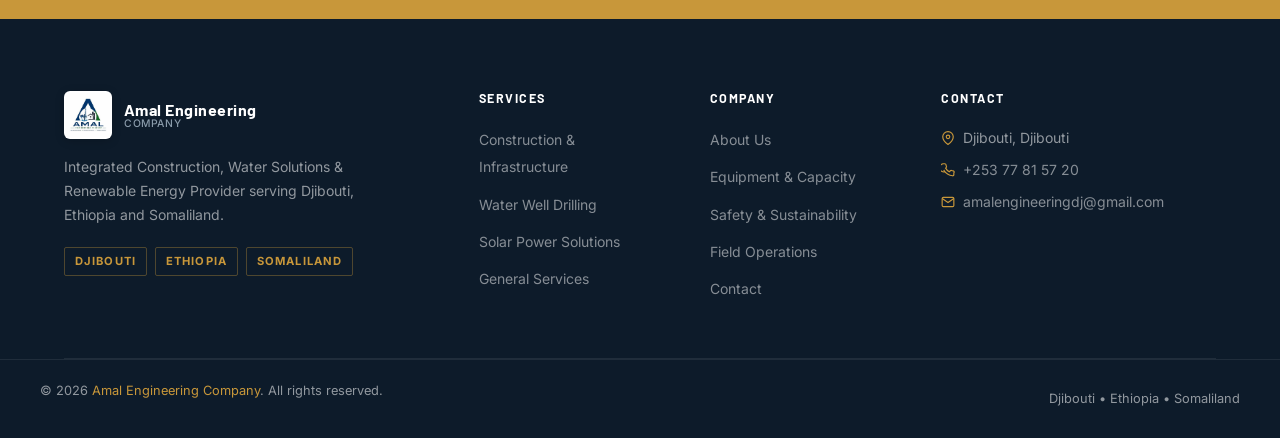
<file: contact.html>
﻿<!DOCTYPE html>
<html lang="en">
<head>
  <meta charset="UTF-8" />
  <meta name="viewport" content="width=device-width, initial-scale=1.0" />
  <title>Contact Us — Amal Engineering Company</title>
  <meta name="description" content="Get in touch with Amal Engineering Company. Contact our headquarters in Djibouti for construction, water drilling, solar energy, and general procurement inquiries across Djibouti, Ethiopia, and Somaliland." />
  <meta name="keywords" content="contact Amal Engineering, engineering Djibouti contact, water drilling quote Djibouti, construction inquiries Horn of Africa, solar contractor Djibouti" />
  <link rel="canonical" href="contact.html" />
  <link rel="stylesheet" href="css/style.css" />
  <link rel="icon" type="image/png" href="images/favicon.png" />
</head>
<body>

<!-- HEADER -->
<header id="site-header" class="scrolled">
  <div class="header-inner">
    <a href="index.html" class="site-logo" aria-label="Amal Engineering Home">
      <img src="images/logo.png" alt="Amal Engineering Company Logo" class="logo-img" />
      <div class="logo-text">
        <span>Amal Engineering</span>
        <span>Company — Djibouti</span>
      </div>
    </a>

    <nav class="main-nav" role="navigation" aria-label="Main navigation">
      <div class="nav-item">
        <a href="index.html" class="nav-link">Home</a>
      </div>
      <div class="nav-item">
        <a href="about.html" class="nav-link">About</a>
      </div>
      <div class="nav-item has-dropdown">
        <a href="services.html" class="nav-link">Services</a>
        <div class="dropdown">
          <a href="water-drilling.html">Water &amp; Drilling</a>
          <a href="construction.html">Construction</a>
          <a href="solar-energy.html">Solar Energy</a>
          <a href="general-services.html">General Services</a>
        </div>
      </div>
      <div class="nav-item">
        <a href="equipment.html" class="nav-link">Equipment</a>
      </div>
      <div class="nav-item">
        <a href="safety.html" class="nav-link">Safety &amp; Sustainability</a>
      </div>
      <div class="nav-item">
        <a href="projects.html" class="nav-link">Projects</a>
      </div>
    </nav>

    <a href="contact.html" class="btn btn-primary header-cta btn-sm active" style="opacity: 0.95;">Contact Us</a>

    <button class="nav-toggle" id="navToggle" aria-label="Toggle mobile menu" aria-expanded="false">
      <span></span><span></span><span></span>
    </button>
  </div>
</header>

<!-- MOBILE NAV -->
<nav class="mobile-nav" id="mobileNav" aria-label="Mobile navigation">
  <a href="index.html">Home</a>
  <a href="about.html">About</a>
  <a href="services.html">Services</a>
  <a href="water-drilling.html">Water &amp; Drilling</a>
  <a href="construction.html">Construction</a>
  <a href="solar-energy.html">Solar Energy</a>
  <a href="general-services.html">General Services</a>
  <a href="equipment.html">Equipment &amp; Capacity</a>
  <a href="safety.html">Safety &amp; Sustainability</a>
  <a href="projects.html">Projects</a>
  <a href="contact.html" class="btn btn-primary">Contact Us</a>
</nav>

<!-- PAGE HERO -->
<section class="page-hero">
  <div class="container page-hero-content">
    <div class="breadcrumb">
      <a href="index.html">Home</a>
      <span>/</span>
      <strong>Contact Us</strong>
    </div>
    <div class="section-label">Get in Touch</div>
    <h1>Let's Build Together</h1>
    <p class="lead">Reach out to our engineering and logistics specialists for project consultations, technical tenders, or equipment inquiries across the Horn of Africa.</p>
  </div>
</section>

<!-- MAIN CONTACT SECTION -->
<section class="section-pad">
  <div class="container">
    <div class="contact-grid">
      <!-- Contact Information Column -->
      <div class="contact-info fade-up">
        <div class="contact-info-block">
          <div class="section-label">Corporate Office</div>
          <h3>Headquarters &amp; Field Hubs</h3>
          
          <div class="contact-detail">
            <div class="contact-detail-icon">
              <svg viewBox="0 0 24 24" fill="none" stroke="currentColor" stroke-width="2"><path d="M21 10c0 7-9 13-9 13s-9-6-9-13a9 9 0 0 1 18 0z"/><circle cx="12" cy="10" r="3"/></svg>
            </div>
            <div class="contact-detail-text">
              <span>Primary Headquarters</span>
              <p>Amal Engineering Company<br>Djibouti City, Republic of Djibouti</p>
            </div>
          </div>

          <div class="contact-detail">
            <div class="contact-detail-icon">
              <svg viewBox="0 0 24 24" fill="none" stroke="currentColor" stroke-width="2"><path d="M22 16.92v3a2 2 0 0 1-2.18 2 19.79 19.79 0 0 1-8.63-3.07A19.5 19.5 0 0 1 4.69 12a19.79 19.79 0 0 1-3.07-8.67A2 2 0 0 1 3.6 1.27h3a2 2 0 0 1 2 1.72c.127.96.361 1.903.7 2.81a2 2 0 0 1-.45 2.11L7.91 8.82a16 16 0 0 0 6.27 6.27l1.85-1.85a2 2 0 0 1 2.11-.45c.907.339 1.85.573 2.81.7A2 2 0 0 1 22 16.92z"/></svg>
            </div>
            <div class="contact-detail-text">
              <span>Direct Phone &amp; WhatsApp</span>
              <p><a href="tel:+25377815720">+253 77 81 57 20</a></p>
            </div>
          </div>

          <div class="contact-detail">
            <div class="contact-detail-icon">
              <svg viewBox="0 0 24 24" fill="none" stroke="currentColor" stroke-width="2"><path d="M4 4h16c1.1 0 2 .9 2 2v12c0 1.1-.9 2-2 2H4c-1.1 0-2-.9-2-2V6c0-1.1.9-2 2-2z"/><polyline points="22,6 12,13 2,6"/></svg>
            </div>
            <div class="contact-detail-text">
              <span>Official Email</span>
              <p><a href="mailto:amalengineeringdj@gmail.com">amalengineeringdj@gmail.com</a></p>
            </div>
          </div>

          <div class="contact-detail">
            <div class="contact-detail-icon">
              <svg viewBox="0 0 24 24" fill="none" stroke="currentColor" stroke-width="2"><circle cx="12" cy="12" r="10"/><polyline points="12 6 12 12 16 14"/></svg>
            </div>
            <div class="contact-detail-text">
              <span>Working Hours</span>
              <p>Saturday – Thursday: 08:00 – 17:00 (GMT+3)<br>Friday: Closed / On-Call Field Emergencies</p>
            </div>
          </div>
        </div>

        <!-- Regional Coverage Information -->
        <div class="contact-info-block">
          <div class="section-label">Regional Presence</div>
          <h3>Countries of Operation</h3>
          <p style="font-size: 0.925rem; color: var(--text-muted); margin-bottom: 16px;">
            Amal Engineering maintains field capabilities, technical personnel, and logistics arrangements across 3 primary markets:
          </p>
          <div style="display: flex; flex-direction: column; gap: 12px;">
            <div style="padding: 12px 16px; background: var(--gray-bg); border-left: 3px solid var(--accent); border-radius: var(--radius-sm);">
              <strong style="color: var(--navy); display: block; font-size: 0.9rem;">Republic of Djibouti</strong>
              <span style="font-size: 0.85rem; color: var(--text-body);">Central workshop, equipment base, hydraulic test units, administrative headquarters.</span>
            </div>
            <div style="padding: 12px 16px; background: var(--gray-bg); border-left: 3px solid var(--accent); border-radius: var(--radius-sm);">
              <strong style="color: var(--navy); display: block; font-size: 0.9rem;">Federal Democratic Republic of Ethiopia</strong>
              <span style="font-size: 0.85rem; color: var(--text-body);">Water supply infrastructure, cross-border logistics, hydraulic projects.</span>
            </div>
            <div style="padding: 12px 16px; background: var(--gray-bg); border-left: 3px solid var(--accent); border-radius: var(--radius-sm);">
              <strong style="color: var(--navy); display: block; font-size: 0.9rem;">Somaliland</strong>
              <span style="font-size: 0.85rem; color: var(--text-body);">Deep borehole drilling, solar pumping systems, community distribution networks.</span>
            </div>
          </div>

          <div class="contact-quick-actions">
            <a href="tel:+25377815720" class="btn btn-primary btn-sm">
              <svg viewBox="0 0 24 24" fill="none" stroke="currentColor" stroke-width="2" style="width:14px;height:14px;"><path d="M22 16.92v3a2 2 0 0 1-2.18 2 19.79 19.79 0 0 1-8.63-3.07A19.5 19.5 0 0 1 4.69 12a19.79 19.79 0 0 1-3.07-8.67A2 2 0 0 1 3.6 1.27h3a2 2 0 0 1 2 1.72c.127.96.361 1.903.7 2.81a2 2 0 0 1-.45 2.11L7.91 8.82a16 16 0 0 0 6.27 6.27l1.85-1.85a2 2 0 0 1 2.11-.45c.907.339 1.85.573 2.81.7A2 2 0 0 1 22 16.92z"/></svg>
              Direct Call
            </a>
            <a href="mailto:amalengineeringdj@gmail.com" class="btn btn-outline btn-sm">
              <svg viewBox="0 0 24 24" fill="none" stroke="currentColor" stroke-width="2" style="width:14px;height:14px;"><path d="M4 4h16c1.1 0 2 .9 2 2v12c0 1.1-.9 2-2 2H4c-1.1 0-2-.9-2-2V6c0-1.1.9-2 2-2z"/><polyline points="22,6 12,13 2,6"/></svg>
              Email Inquiries
            </a>
          </div>
        </div>
      </div>

      <!-- Contact Form Column -->
      <div class="contact-form-wrap fade-up delay-1">
        <div style="background: var(--white); border: 1px solid var(--border); border-radius: var(--radius); padding: 36px 32px; box-shadow: var(--shadow-sm);">
          <div class="section-label">Send an Inquiry</div>
          <h2>Request a Proposal or Consultation</h2>
          <div class="divider"></div>
          <p style="font-size: 0.925rem; color: var(--text-muted); margin-bottom: 24px;">
            Fill out the form below with your project requirements or tender details. Our engineering technical team will evaluate your needs and respond promptly.
          </p>

          <form id="contactForm" novalidate>
            <div class="form-row">
              <div class="form-group">
                <label for="name">Full Name *</label>
                <input type="text" id="name" name="name" placeholder="e.g. Ahmed Ali" required />
              </div>
              <div class="form-group">
                <label for="email">Work Email *</label>
                <input type="email" id="email" name="email" placeholder="e.g. ahmed@organization.com" required />
              </div>
            </div>

            <div class="form-row">
              <div class="form-group">
                <label for="phone">Phone / WhatsApp Number</label>
                <input type="tel" id="phone" name="phone" placeholder="e.g. +253 77 XX XX XX" />
              </div>
              <div class="form-group">
                <label for="organization">Company / Agency / Ministry</label>
                <input type="text" id="organization" name="organization" placeholder="e.g. Ministry of Water / NGO / Partner" />
              </div>
            </div>

            <div class="form-row">
              <div class="form-group">
                <label for="service">Service Category *</label>
                <select id="service" name="service" required>
                  <option value="" disabled selected>Select service line...</option>
                  <option value="water">Water Well Drilling &amp; Hydraulic Systems</option>
                  <option value="construction">Civil Construction &amp; Infrastructure</option>
                  <option value="solar">Solar Energy &amp; Renewable Systems</option>
                  <option value="equipment">Heavy Equipment Rental &amp; Logistics</option>
                  <option value="supplies">General Supplies &amp; Procurement</option>
                  <option value="other">Tender / Partnership / General Inquiry</option>
                </select>
              </div>
              <div class="form-group">
                <label for="country">Project Location</label>
                <select id="country" name="country">
                  <option value="Djibouti" selected>Djibouti</option>
                  <option value="Ethiopia">Ethiopia</option>
                  <option value="Somaliland">Somaliland</option>
                  <option value="Other">Other Region</option>
                </select>
              </div>
            </div>

            <div class="form-group">
              <label for="message">Project Scope &amp; Requirements *</label>
              <textarea id="message" name="message" rows="5" placeholder="Please describe your project scope, timeline, location, equipment specifications, or tender requirements..." required></textarea>
            </div>

            <div class="form-submit">
              <button type="submit" class="btn btn-primary" id="submitContactBtn">
                <svg viewBox="0 0 24 24" fill="none" stroke="currentColor" stroke-width="2.5" style="width:16px;height:16px;"><line x1="22" y1="2" x2="11" y2="13"/><polygon points="22 2 15 22 11 13 2 9 22 2"/></svg>
                Submit Inquiry
              </button>
              <span class="form-note">All inquiries are processed confidentially.</span>
            </div>

            <div id="formSuccess" class="form-success" role="alert">
              <strong>Thank you!</strong> Your message has been received by Amal Engineering Company. Our technical team will review your specifications and get in touch within 24 business hours.
            </div>
          </form>
        </div>
      </div>
    </div>
  </div>
</section>

<!-- FAQ SECTION -->
<section style="background: var(--gray-bg); padding: 80px 0;">
  <div class="container">
    <div style="text-align: center; max-width: 680px; margin: 0 auto 48px;" class="fade-up">
      <div class="section-label" style="justify-content: center;">Frequently Asked Questions</div>
      <h2>Working With Amal Engineering</h2>
      <div class="divider centered"></div>
      <p>Key information regarding our procurement processes, machinery deployment, and cross-border capabilities.</p>
    </div>

    <div style="display: grid; grid-template-columns: repeat(auto-fit, minmax(320px, 1fr)); gap: 24px;">
      <div style="background: var(--white); padding: 28px; border-radius: var(--radius); border: 1px solid var(--border);" class="fade-up">
        <h4 style="font-size: 1.05rem; margin-bottom: 12px; color: var(--navy);">How quickly can machinery and drilling rigs be mobilized?</h4>
        <p style="font-size: 0.9rem; color: var(--text-body); margin: 0;">
          With our central fleet yard and maintenance facility based in Djibouti, standard civil machinery and deep rotary drilling rigs can be mobilized within 48 to 72 hours following contract finalization and route planning.
        </p>
      </div>

      <div style="background: var(--white); padding: 28px; border-radius: var(--radius); border: 1px solid var(--border);" class="fade-up delay-1">
        <h4 style="font-size: 1.05rem; margin-bottom: 12px; color: var(--navy);">Do you undertake turnkey EPC water supply contracts?</h4>
        <p style="font-size: 0.9rem; color: var(--text-body); margin: 0;">
          Yes. Amal Engineering delivers end-to-end EPC contracts — covering geophysical survey, rotary drilling, steel/PVC casing, step-drawdown pump testing, solar pumping array installation, elevated reservoir construction, and community distribution networks.
        </p>
      </div>

      <div style="background: var(--white); padding: 28px; border-radius: var(--radius); border: 1px solid var(--border);" class="fade-up delay-2">
        <h4 style="font-size: 1.05rem; margin-bottom: 12px; color: var(--navy);">What quality and safety certifications do your field teams follow?</h4>
        <p style="font-size: 0.9rem; color: var(--text-body); margin: 0;">
          All operations adhere to rigorous HSE management systems aligning with ISO 9001 (Quality), ISO 14001 (Environmental Stewardship), and ISO 45001 (Occupational Health &amp; Safety), with mandatory PPE, daily toolbox briefings, and zero-accident targets.
        </p>
      </div>

      <div style="background: var(--white); padding: 28px; border-radius: var(--radius); border: 1px solid var(--border);" class="fade-up delay-3">
        <h4 style="font-size: 1.05rem; margin-bottom: 12px; color: var(--navy);">Can you provide certified equipment rental with operators?</h4>
        <p style="font-size: 0.9rem; color: var(--text-body); margin: 0;">
          Yes. Our heavy earthmoving machinery, excavators, tipper trucks, and drilling units can be hired with qualified, safety-certified local operators and on-site field maintenance support to guarantee continuous uptime.
        </p>
      </div>
    </div>
  </div>
</section>

<!-- CTA SECTION -->
<section class="cta-section" aria-label="Call to action">
  <div class="container">
    <div class="cta-inner fade-up">
      <h2>Have an Urgent Technical Requirement?</h2>
      <p>Speak directly with our engineering team for immediate technical consultation or emergency mobilization.</p>
      <div class="cta-btns">
        <a href="tel:+25377815720" class="btn btn-white" id="cta-call-direct">
          <svg viewBox="0 0 24 24" fill="none" stroke="currentColor" stroke-width="2"><path d="M22 16.92v3a2 2 0 0 1-2.18 2 19.79 19.79 0 0 1-8.63-3.07A19.5 19.5 0 0 1 4.69 12a19.79 19.79 0 0 1-3.07-8.67A2 2 0 0 1 3.6 1.27h3a2 2 0 0 1 2 1.72c.127.96.361 1.903.7 2.81a2 2 0 0 1-.45 2.11L7.91 8.82a16 16 0 0 0 6.27 6.27l1.85-1.85a2 2 0 0 1 2.11-.45c.907.339 1.85.573 2.81.7A2 2 0 0 1 22 16.92z"/></svg>
          Call +253 77 81 57 20
        </a>
        <a href="mailto:amalengineeringdj@gmail.com" class="btn btn-outline-white" id="cta-email-direct">Email Technical Team</a>
      </div>
    </div>
  </div>
</section>

<!-- FOOTER -->
<footer role="contentinfo">
  <div class="container">
    <div class="footer-grid">
      <div class="footer-brand">
        <div class="site-logo">
          <img src="images/logo.png" alt="Amal Engineering Company Logo" class="logo-img" />
          <div class="logo-text">
            <span>Amal Engineering</span>
            <span>Company</span>
          </div>
        </div>
        <p>Integrated Construction, Water Solutions &amp; Renewable Energy Provider serving Djibouti, Ethiopia and Somaliland.</p>
        <div class="footer-regions">
          <span class="region-tag">Djibouti</span>
          <span class="region-tag">Ethiopia</span>
          <span class="region-tag">Somaliland</span>
        </div>
      </div>

      <div class="footer-col">
        <h5>Services</h5>
        <ul>
          <li><a href="construction.html">Construction &amp; Infrastructure</a></li>
          <li><a href="water-drilling.html">Water Well Drilling</a></li>
          <li><a href="solar-energy.html">Solar Power Solutions</a></li>
          <li><a href="general-services.html">General Services</a></li>
        </ul>
      </div>

      <div class="footer-col">
        <h5>Company</h5>
        <ul>
          <li><a href="about.html">About Us</a></li>
          <li><a href="equipment.html">Equipment &amp; Capacity</a></li>
          <li><a href="safety.html">Safety &amp; Sustainability</a></li>
          <li><a href="projects.html">Field Operations</a></li>
          <li><a href="contact.html">Contact</a></li>
        </ul>
      </div>

      <div class="footer-col footer-contact">
        <h5>Contact</h5>
        <p>
          <svg viewBox="0 0 24 24" fill="none" stroke="currentColor" stroke-width="2"><path d="M21 10c0 7-9 13-9 13s-9-6-9-13a9 9 0 0 1 18 0z"/><circle cx="12" cy="10" r="3"/></svg>
          Djibouti, Djibouti
        </p>
        <p>
          <svg viewBox="0 0 24 24" fill="none" stroke="currentColor" stroke-width="2"><path d="M22 16.92v3a2 2 0 0 1-2.18 2 19.79 19.79 0 0 1-8.63-3.07A19.5 19.5 0 0 1 4.69 12a19.79 19.79 0 0 1 1.62 3.33A2 2 0 0 1 3.6 1.27h3a2 2 0 0 1 2 1.72c.127.96.361 1.903.7 2.81a2 2 0 0 1-.45 2.11L7.91 8.82a16 16 0 0 0 6.27 6.27l1.85-1.85a2 2 0 0 1 2.11-.45c.907.339 1.85.573 2.81.7A2 2 0 0 1 22 16.92z"/></svg>
          <a href="tel:+25377815720">+253 77 81 57 20</a>
        </p>
        <p>
          <svg viewBox="0 0 24 24" fill="none" stroke="currentColor" stroke-width="2"><path d="M4 4h16c1.1 0 2 .9 2 2v12c0 1.1-.9 2-2 2H4c-1.1 0-2-.9-2-2V6c0-1.1.9-2 2-2z"/><polyline points="22,6 12,13 2,6"/></svg>
          <a href="mailto:amalengineeringdj@gmail.com">amalengineeringdj@gmail.com</a>
        </p>
      </div>
    </div>
  </div>
  <div class="footer-bottom" style="border-top: 1px solid rgba(255,255,255,0.08); padding: 20px 24px;">
    <div style="max-width: var(--container); margin: 0 auto; width: 100%; display: flex; align-items: center; justify-content: space-between; flex-wrap: wrap; gap: 12px;">
      <p>&copy; 2026 <span>Amal Engineering Company</span>. All rights reserved.</p>
      <p>Djibouti &bull; Ethiopia &bull; Somaliland</p>
    </div>
  </div>
</footer>

<script src="js/main.js"></script>
</body>
</html>
</file>
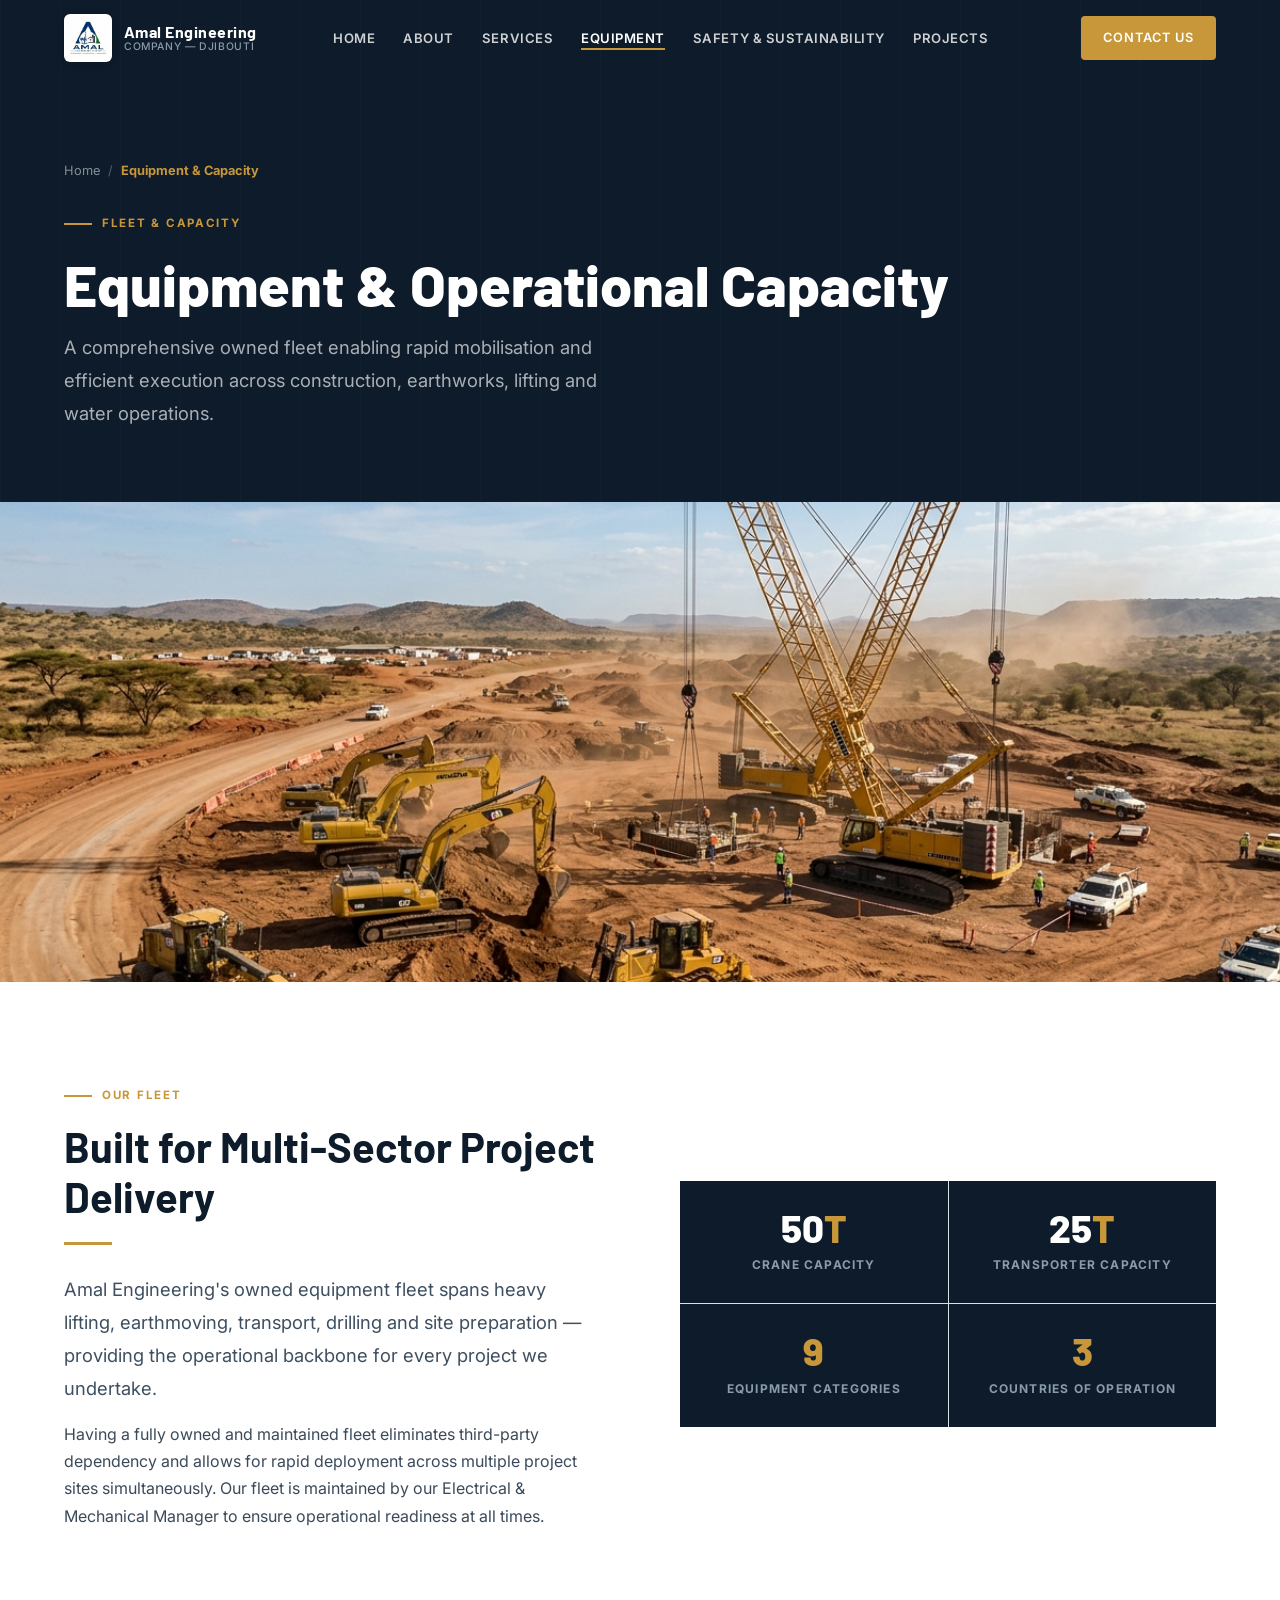
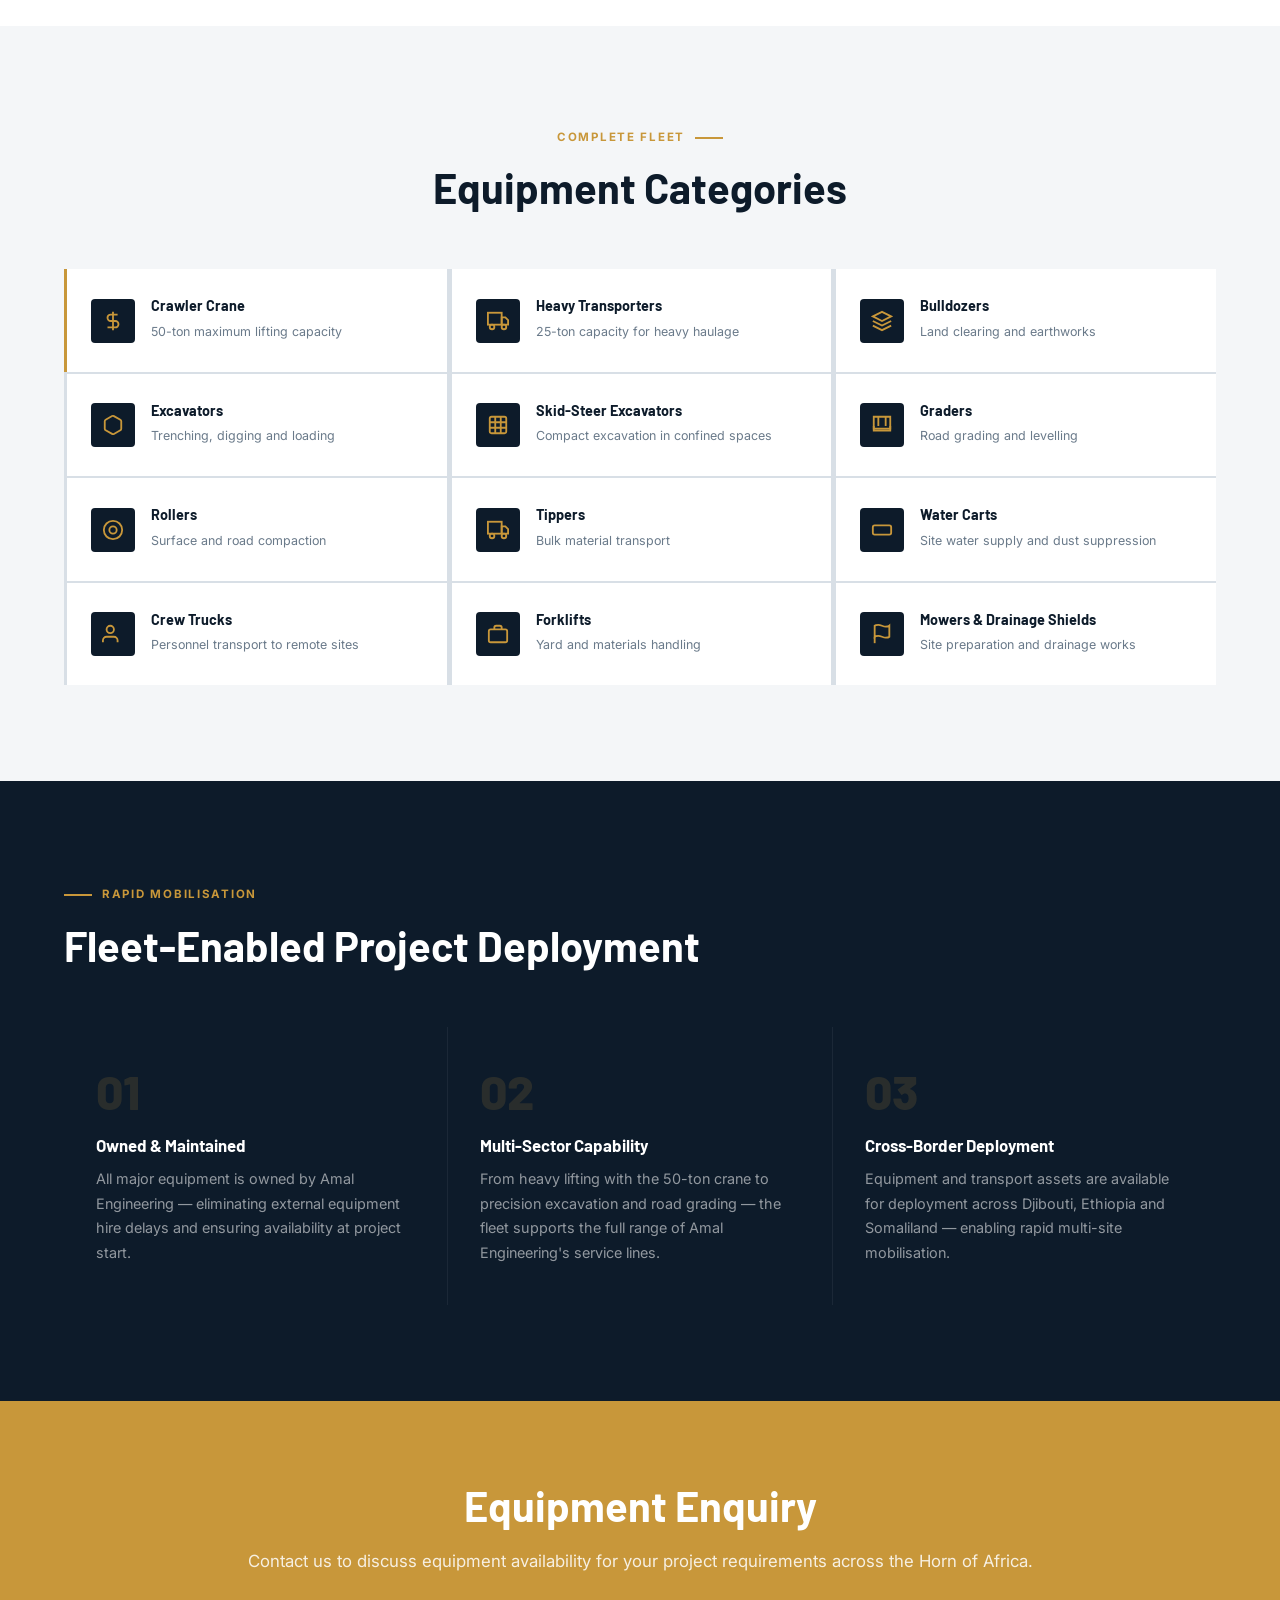
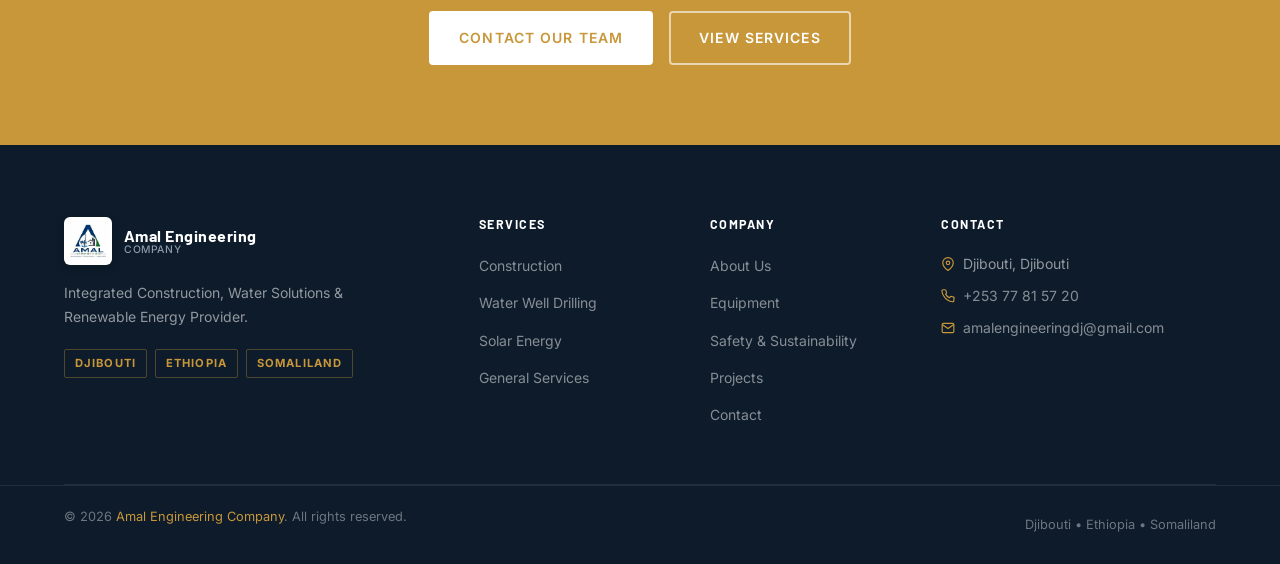
<file: equipment.html>
﻿<!DOCTYPE html>
<html lang="en">
<head>
  <meta charset="UTF-8" />
  <meta name="viewport" content="width=device-width, initial-scale=1.0" />
  <title>Equipment &amp; Capacity — Amal Engineering</title>
  <meta name="description" content="Amal Engineering operates a comprehensive fleet of heavy equipment including a 50-ton crawler crane, excavators, bulldozers, graders, rollers and drilling rigs across the Horn of Africa." />
  <link rel="stylesheet" href="css/style.css" />
  <link rel="icon" type="image/png" href="images/favicon.png" />
</head>
<body>

<header id="site-header" class="scrolled">
  <div class="header-inner">
    <a href="index.html" class="site-logo"><img src="images/logo.png" alt="Amal Engineering Company Logo" class="logo-img" /><div class="logo-text"><span>Amal Engineering</span><span>Company — Djibouti</span></div></a>
    <nav class="main-nav">
      <div class="nav-item"><a href="index.html" class="nav-link">Home</a></div>
      <div class="nav-item"><a href="about.html" class="nav-link">About</a></div>
      <div class="nav-item has-dropdown"><a href="services.html" class="nav-link">Services</a>
        <div class="dropdown"><a href="water-drilling.html">Water &amp; Drilling</a><a href="construction.html">Construction</a><a href="solar-energy.html">Solar Energy</a><a href="general-services.html">General Services</a></div>
      </div>
      <div class="nav-item"><a href="equipment.html" class="nav-link active">Equipment</a></div>
      <div class="nav-item"><a href="safety.html" class="nav-link">Safety &amp; Sustainability</a></div>
      <div class="nav-item"><a href="projects.html" class="nav-link">Projects</a></div>
    </nav>
    <a href="contact.html" class="btn btn-primary header-cta btn-sm">Contact Us</a>
    <button class="nav-toggle" id="navToggle" aria-label="Toggle mobile menu" aria-expanded="false"><span></span><span></span><span></span></button>
  </div>
</header>
<nav class="mobile-nav" id="mobileNav">
  <a href="index.html">Home</a><a href="about.html">About</a><a href="services.html">Services</a>
  <a href="water-drilling.html">Water &amp; Drilling</a><a href="construction.html">Construction</a>
  <a href="solar-energy.html">Solar Energy</a><a href="general-services.html">General Services</a>
  <a href="equipment.html">Equipment &amp; Capacity</a><a href="safety.html">Safety &amp; Sustainability</a>
  <a href="projects.html">Projects</a><a href="contact.html" class="btn btn-primary">Contact Us</a>
</nav>

<section class="page-hero">
  <div class="container page-hero-content">
    <div class="breadcrumb"><a href="index.html">Home</a><span>/</span><strong>Equipment &amp; Capacity</strong></div>
    <div class="section-label">Fleet &amp; Capacity</div>
    <h1>Equipment &amp; Operational Capacity</h1>
    <p class="lead">A comprehensive owned fleet enabling rapid mobilisation and efficient execution across construction, earthworks, lifting and water operations.</p>
  </div>
</section>

<!-- HERO IMAGE -->
<div style="height: 480px; overflow: hidden;">
  <img src="images/equipment.jpg" alt="Heavy construction equipment fleet on site" loading="lazy" style="width: 100%; height: 100%; object-fit: cover;" />
</div>

<!-- FLEET INTRO -->
<section class="section-pad">
  <div class="container">
    <div class="detail-grid">
      <div class="fade-up">
        <div class="section-label">Our Fleet</div>
        <h2>Built for Multi-Sector Project Delivery</h2>
        <div class="divider"></div>
        <p class="lead">Amal Engineering's owned equipment fleet spans heavy lifting, earthmoving, transport, drilling and site preparation — providing the operational backbone for every project we undertake.</p>
        <p>Having a fully owned and maintained fleet eliminates third-party dependency and allows for rapid deployment across multiple project sites simultaneously. Our fleet is maintained by our Electrical &amp; Mechanical Manager to ensure operational readiness at all times.</p>
      </div>
      <div class="fade-up delay-2">
        <div style="display: grid; grid-template-columns: 1fr 1fr; gap: 1px; background: var(--border);">
          <div style="background: var(--navy); padding: 28px 24px; text-align: center;">
            <div style="font-family: var(--font-heading); font-size: 2.4rem; font-weight: 800; color: var(--white); line-height: 1; margin-bottom: 8px;">50<span style="color: var(--accent);">T</span></div>
            <div style="font-size: 0.75rem; font-weight: 700; letter-spacing: 0.1em; text-transform: uppercase; color: var(--gray-mid);">Crane Capacity</div>
          </div>
          <div style="background: var(--navy); padding: 28px 24px; text-align: center;">
            <div style="font-family: var(--font-heading); font-size: 2.4rem; font-weight: 800; color: var(--white); line-height: 1; margin-bottom: 8px;">25<span style="color: var(--accent);">T</span></div>
            <div style="font-size: 0.75rem; font-weight: 700; letter-spacing: 0.1em; text-transform: uppercase; color: var(--gray-mid);">Transporter Capacity</div>
          </div>
          <div style="background: var(--navy); padding: 28px 24px; text-align: center;">
            <div style="font-family: var(--font-heading); font-size: 2.4rem; font-weight: 800; color: var(--white); line-height: 1; margin-bottom: 8px;"><span style="color: var(--accent);">9</span></div>
            <div style="font-size: 0.75rem; font-weight: 700; letter-spacing: 0.1em; text-transform: uppercase; color: var(--gray-mid);">Equipment Categories</div>
          </div>
          <div style="background: var(--navy); padding: 28px 24px; text-align: center;">
            <div style="font-family: var(--font-heading); font-size: 2.4rem; font-weight: 800; color: var(--white); line-height: 1; margin-bottom: 8px;"><span style="color: var(--accent);">3</span></div>
            <div style="font-size: 0.75rem; font-weight: 700; letter-spacing: 0.1em; text-transform: uppercase; color: var(--gray-mid);">Countries of Operation</div>
          </div>
        </div>
      </div>
    </div>
  </div>
</section>

<!-- EQUIPMENT LIST -->
<section class="section-pad" style="background: var(--gray-bg);">
  <div class="container">
    <div class="section-header centered fade-up">
      <div class="section-label">Complete Fleet</div>
      <h2>Equipment Categories</h2>
    </div>

    <div class="equipment-grid fade-up" style="grid-template-columns: repeat(3, 1fr);">

      <div class="equipment-item" style="border-left: 3px solid var(--accent);">
        <div class="equip-icon"><svg viewBox="0 0 24 24" fill="none" stroke="currentColor" stroke-width="2"><line x1="12" y1="2" x2="12" y2="22"/><path d="M17 5H9.5a3.5 3.5 0 0 0 0 7h5a3.5 3.5 0 0 1 0 7H6"/></svg></div>
        <div class="equip-info">
          <h4>Crawler Crane</h4>
          <span>50-ton maximum lifting capacity</span>
        </div>
      </div>

      <div class="equipment-item" style="border-left: 3px solid var(--border);">
        <div class="equip-icon"><svg viewBox="0 0 24 24" fill="none" stroke="currentColor" stroke-width="2"><rect x="1" y="3" width="15" height="13"/><polygon points="16 8 20 8 23 11 23 16 16 16 16 8"/><circle cx="5.5" cy="18.5" r="2.5"/><circle cx="18.5" cy="18.5" r="2.5"/></svg></div>
        <div class="equip-info">
          <h4>Heavy Transporters</h4>
          <span>25-ton capacity for heavy haulage</span>
        </div>
      </div>

      <div class="equipment-item" style="border-left: 3px solid var(--border);">
        <div class="equip-icon"><svg viewBox="0 0 24 24" fill="none" stroke="currentColor" stroke-width="2"><path d="M12 2L2 7l10 5 10-5-10-5zM2 17l10 5 10-5M2 12l10 5 10-5"/></svg></div>
        <div class="equip-info">
          <h4>Bulldozers</h4>
          <span>Land clearing and earthworks</span>
        </div>
      </div>

      <div class="equipment-item" style="border-left: 3px solid var(--border);">
        <div class="equip-icon"><svg viewBox="0 0 24 24" fill="none" stroke="currentColor" stroke-width="2"><path d="M21 16V8a2 2 0 0 0-1-1.73l-7-4a2 2 0 0 0-2 0l-7 4A2 2 0 0 0 3 8v8a2 2 0 0 0 1 1.73l7 4a2 2 0 0 0 2 0l7-4A2 2 0 0 0 21 16z"/></svg></div>
        <div class="equip-info">
          <h4>Excavators</h4>
          <span>Trenching, digging and loading</span>
        </div>
      </div>

      <div class="equipment-item" style="border-left: 3px solid var(--border);">
        <div class="equip-icon"><svg viewBox="0 0 24 24" fill="none" stroke="currentColor" stroke-width="2"><rect x="3" y="3" width="18" height="18" rx="2"/><path d="M3 9h18M3 15h18M9 3v18M15 3v18"/></svg></div>
        <div class="equip-info">
          <h4>Skid-Steer Excavators</h4>
          <span>Compact excavation in confined spaces</span>
        </div>
      </div>

      <div class="equipment-item" style="border-left: 3px solid var(--border);">
        <div class="equip-icon"><svg viewBox="0 0 24 24" fill="none" stroke="currentColor" stroke-width="2"><path d="M3 3h18v13H3z"/><path d="M3 13v5h18v-5M8 3v10M16 3v10"/></svg></div>
        <div class="equip-info">
          <h4>Graders</h4>
          <span>Road grading and levelling</span>
        </div>
      </div>

      <div class="equipment-item" style="border-left: 3px solid var(--border);">
        <div class="equip-icon"><svg viewBox="0 0 24 24" fill="none" stroke="currentColor" stroke-width="2"><circle cx="12" cy="12" r="10"/><circle cx="12" cy="12" r="4"/></svg></div>
        <div class="equip-info">
          <h4>Rollers</h4>
          <span>Surface and road compaction</span>
        </div>
      </div>

      <div class="equipment-item" style="border-left: 3px solid var(--border);">
        <div class="equip-icon"><svg viewBox="0 0 24 24" fill="none" stroke="currentColor" stroke-width="2"><rect x="1" y="3" width="15" height="13"/><polygon points="16 8 20 8 23 11 23 16 16 16 16 8"/><circle cx="5.5" cy="18.5" r="2.5"/><circle cx="18.5" cy="18.5" r="2.5"/></svg></div>
        <div class="equip-info">
          <h4>Tippers</h4>
          <span>Bulk material transport</span>
        </div>
      </div>

      <div class="equipment-item" style="border-left: 3px solid var(--border);">
        <div class="equip-icon"><svg viewBox="0 0 24 24" fill="none" stroke="currentColor" stroke-width="2"><path d="M20 7H4a2 2 0 0 0-2 2v6a2 2 0 0 0 2 2h16a2 2 0 0 0 2-2V9a2 2 0 0 0-2-2z"/></svg></div>
        <div class="equip-info">
          <h4>Water Carts</h4>
          <span>Site water supply and dust suppression</span>
        </div>
      </div>

      <div class="equipment-item" style="border-left: 3px solid var(--border);">
        <div class="equip-icon"><svg viewBox="0 0 24 24" fill="none" stroke="currentColor" stroke-width="2"><path d="M17 21v-2a4 4 0 0 0-4-4H5a4 4 0 0 0-4 4v2"/><circle cx="9" cy="7" r="4"/></svg></div>
        <div class="equip-info">
          <h4>Crew Trucks</h4>
          <span>Personnel transport to remote sites</span>
        </div>
      </div>

      <div class="equipment-item" style="border-left: 3px solid var(--border);">
        <div class="equip-icon"><svg viewBox="0 0 24 24" fill="none" stroke="currentColor" stroke-width="2"><rect x="2" y="7" width="20" height="14" rx="2"/><path d="M16 7V5a2 2 0 0 0-2-2h-4a2 2 0 0 0-2 2v2"/></svg></div>
        <div class="equip-info">
          <h4>Forklifts</h4>
          <span>Yard and materials handling</span>
        </div>
      </div>

      <div class="equipment-item" style="border-left: 3px solid var(--border);">
        <div class="equip-icon"><svg viewBox="0 0 24 24" fill="none" stroke="currentColor" stroke-width="2"><path d="M4 15s1-1 4-1 5 2 8 2 4-1 4-1V3s-1 1-4 1-5-2-8-2-4 1-4 1z"/><line x1="4" y1="22" x2="4" y2="15"/></svg></div>
        <div class="equip-info">
          <h4>Mowers &amp; Drainage Shields</h4>
          <span>Site preparation and drainage works</span>
        </div>
      </div>

    </div>
  </div>
</section>

<!-- MOBILISATION -->
<section class="section-pad" style="background: var(--navy);">
  <div class="container">
    <div class="section-header fade-up">
      <div class="section-label" style="color: var(--accent);">Rapid Mobilisation</div>
      <h2 style="color: var(--white);">Fleet-Enabled Project Deployment</h2>
    </div>
    <div class="why-grid" style="margin-top: 0;">
      <div class="why-item fade-up">
        <div class="why-num">01</div>
        <h3>Owned &amp; Maintained</h3>
        <p>All major equipment is owned by Amal Engineering — eliminating external equipment hire delays and ensuring availability at project start.</p>
      </div>
      <div class="why-item fade-up delay-1">
        <div class="why-num">02</div>
        <h3>Multi-Sector Capability</h3>
        <p>From heavy lifting with the 50-ton crane to precision excavation and road grading — the fleet supports the full range of Amal Engineering's service lines.</p>
      </div>
      <div class="why-item fade-up delay-2">
        <div class="why-num">03</div>
        <h3>Cross-Border Deployment</h3>
        <p>Equipment and transport assets are available for deployment across Djibouti, Ethiopia and Somaliland — enabling rapid multi-site mobilisation.</p>
      </div>
    </div>
  </div>
</section>

<section class="cta-section">
  <div class="container"><div class="cta-inner fade-up">
    <h2>Equipment Enquiry</h2>
    <p>Contact us to discuss equipment availability for your project requirements across the Horn of Africa.</p>
    <div class="cta-btns">
      <a href="contact.html" class="btn btn-white" id="equip-cta">Contact Our Team</a>
      <a href="services.html" class="btn btn-outline-white">View Services</a>
    </div>
  </div></div>
</section>

<footer><div class="container"><div class="footer-grid">
  <div class="footer-brand"><div class="site-logo"><img src="images/logo.png" alt="Amal Engineering Company Logo" class="logo-img" /><div class="logo-text"><span>Amal Engineering</span><span>Company</span></div></div><p>Integrated Construction, Water Solutions &amp; Renewable Energy Provider.</p><div class="footer-regions"><span class="region-tag">Djibouti</span><span class="region-tag">Ethiopia</span><span class="region-tag">Somaliland</span></div></div>
  <div class="footer-col"><h5>Services</h5><ul><li><a href="construction.html">Construction</a></li><li><a href="water-drilling.html">Water Well Drilling</a></li><li><a href="solar-energy.html">Solar Energy</a></li><li><a href="general-services.html">General Services</a></li></ul></div>
  <div class="footer-col"><h5>Company</h5><ul><li><a href="about.html">About Us</a></li><li><a href="equipment.html">Equipment</a></li><li><a href="safety.html">Safety &amp; Sustainability</a></li><li><a href="projects.html">Projects</a></li><li><a href="contact.html">Contact</a></li></ul></div>
  <div class="footer-col footer-contact"><h5>Contact</h5><p><svg viewBox="0 0 24 24" fill="none" stroke="currentColor" stroke-width="2" width="14" height="14"><path d="M21 10c0 7-9 13-9 13s-9-6-9-13a9 9 0 0 1 18 0z"/><circle cx="12" cy="10" r="3"/></svg> Djibouti, Djibouti</p><p><svg viewBox="0 0 24 24" fill="none" stroke="currentColor" stroke-width="2" width="14" height="14"><path d="M22 16.92v3a2 2 0 0 1-2.18 2 19.79 19.79 0 0 1-8.63-3.07A19.5 19.5 0 0 1 4.69 12 19.79 19.79 0 0 1 1.62 3.33A2 2 0 0 1 3.6 1.27h3a2 2 0 0 1 2 1.72c.127.96.361 1.903.7 2.81a2 2 0 0 1-.45 2.11L7.91 8.82a16 16 0 0 0 6.27 6.27l1.85-1.85a2 2 0 0 1 2.11-.45c.907.339 1.85.573 2.81.7A2 2 0 0 1 22 16.92z"/></svg><a href="tel:+25377815720">+253 77 81 57 20</a></p><p><svg viewBox="0 0 24 24" fill="none" stroke="currentColor" stroke-width="2" width="14" height="14"><path d="M4 4h16c1.1 0 2 .9 2 2v12c0 1.1-.9 2-2 2H4c-1.1 0-2-.9-2-2V6c0-1.1.9-2 2-2z"/><polyline points="22,6 12,13 2,6"/></svg><a href="mailto:amalengineeringdj@gmail.com">amalengineeringdj@gmail.com</a></p></div>
</div></div>
<div style="border-top:1px solid rgba(255,255,255,0.08);"><div style="max-width:var(--container);margin:0 auto;padding:20px 24px;display:flex;align-items:center;justify-content:space-between;flex-wrap:wrap;gap:12px;"><p style="font-size:0.8rem;color:rgba(255,255,255,0.4);">&copy; 2026 <span style="color:var(--accent);">Amal Engineering Company</span>. All rights reserved.</p><p style="font-size:0.8rem;color:rgba(255,255,255,0.4);">Djibouti &bull; Ethiopia &bull; Somaliland</p></div></div></footer>
<script src="js/main.js"></script>
</body>
</html>
</file>
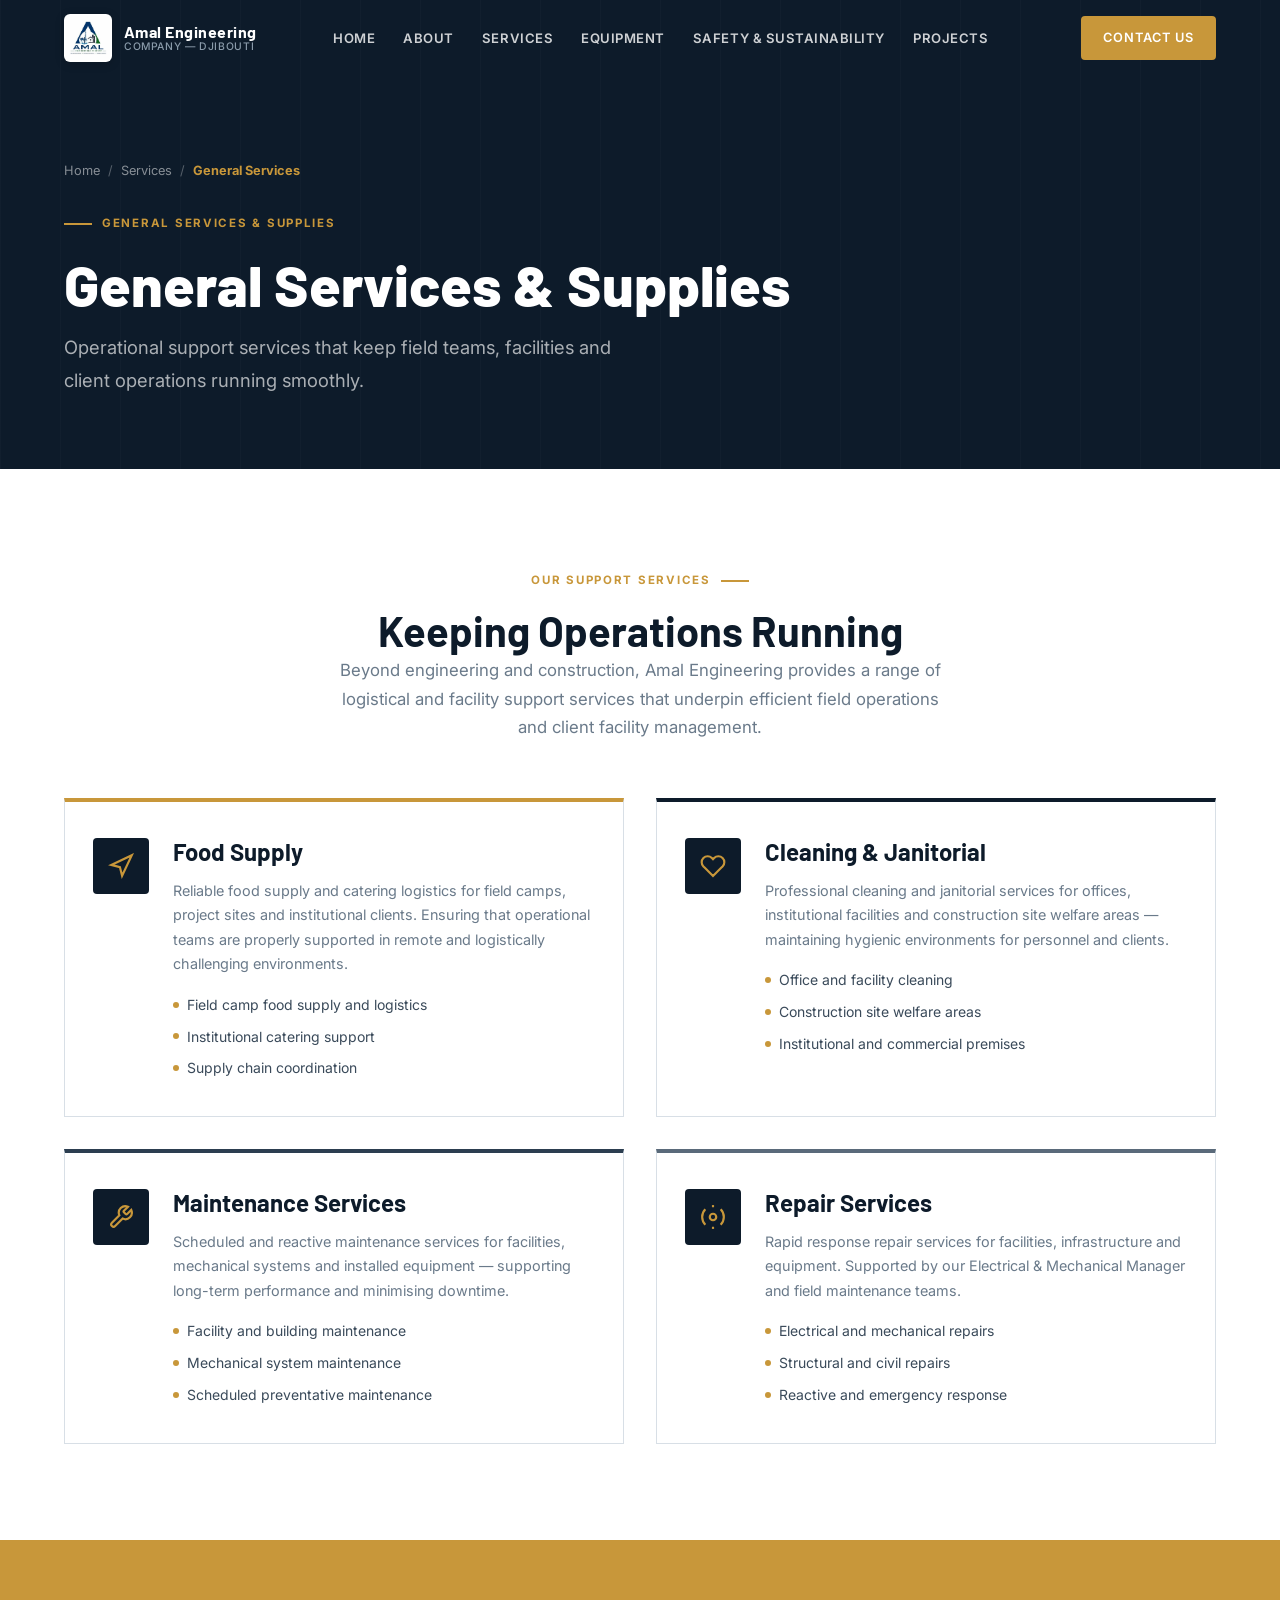
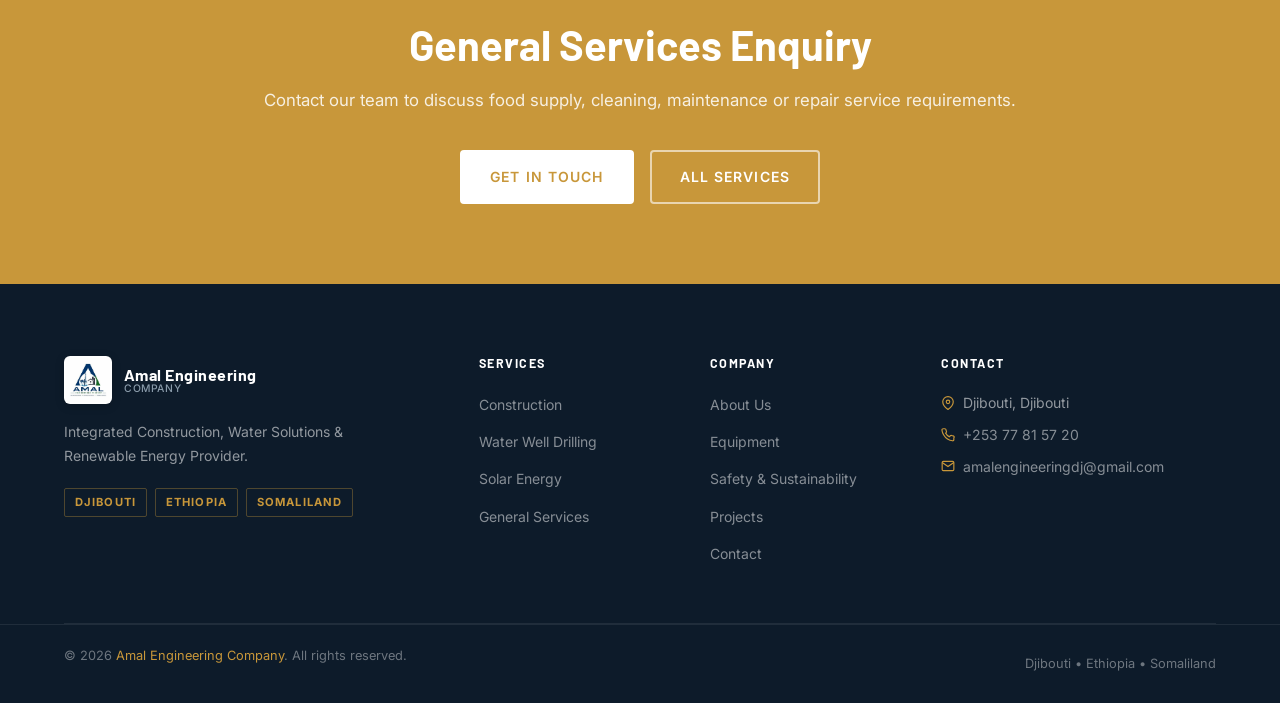
<file: general-services.html>
﻿<!DOCTYPE html>
<html lang="en">
<head>
  <meta charset="UTF-8" />
  <meta name="viewport" content="width=device-width, initial-scale=1.0" />
  <title>General Services &amp; Supplies — Amal Engineering</title>
  <meta name="description" content="Amal Engineering provides food supply, cleaning, maintenance and repair services to support field operations and client facilities across the Horn of Africa." />
  <link rel="stylesheet" href="css/style.css" />
  <link rel="icon" type="image/png" href="images/favicon.png" />
</head>
<body>

<header id="site-header" class="scrolled">
  <div class="header-inner">
    <a href="index.html" class="site-logo"><img src="images/logo.png" alt="Amal Engineering Company Logo" class="logo-img" /><div class="logo-text"><span>Amal Engineering</span><span>Company — Djibouti</span></div></a>
    <nav class="main-nav">
      <div class="nav-item"><a href="index.html" class="nav-link">Home</a></div>
      <div class="nav-item"><a href="about.html" class="nav-link">About</a></div>
      <div class="nav-item has-dropdown"><a href="services.html" class="nav-link active">Services</a>
        <div class="dropdown"><a href="water-drilling.html">Water &amp; Drilling</a><a href="construction.html">Construction</a><a href="solar-energy.html">Solar Energy</a><a href="general-services.html">General Services</a></div>
      </div>
      <div class="nav-item"><a href="equipment.html" class="nav-link">Equipment</a></div>
      <div class="nav-item"><a href="safety.html" class="nav-link">Safety &amp; Sustainability</a></div>
      <div class="nav-item"><a href="projects.html" class="nav-link">Projects</a></div>
    </nav>
    <a href="contact.html" class="btn btn-primary header-cta btn-sm">Contact Us</a>
    <button class="nav-toggle" id="navToggle" aria-label="Toggle mobile menu" aria-expanded="false"><span></span><span></span><span></span></button>
  </div>
</header>
<nav class="mobile-nav" id="mobileNav">
  <a href="index.html">Home</a><a href="about.html">About</a><a href="services.html">Services</a>
  <a href="water-drilling.html">Water &amp; Drilling</a><a href="construction.html">Construction</a>
  <a href="solar-energy.html">Solar Energy</a><a href="general-services.html">General Services</a>
  <a href="equipment.html">Equipment &amp; Capacity</a><a href="safety.html">Safety &amp; Sustainability</a>
  <a href="projects.html">Projects</a><a href="contact.html" class="btn btn-primary">Contact Us</a>
</nav>

<section class="page-hero">
  <div class="container page-hero-content">
    <div class="breadcrumb"><a href="index.html">Home</a><span>/</span><a href="services.html">Services</a><span>/</span><strong>General Services</strong></div>
    <div class="section-label">General Services &amp; Supplies</div>
    <h1>General Services &amp; Supplies</h1>
    <p class="lead">Operational support services that keep field teams, facilities and client operations running smoothly.</p>
  </div>
</section>

<section class="section-pad">
  <div class="container">
    <div class="section-header centered fade-up">
      <div class="section-label">Our Support Services</div>
      <h2>Keeping Operations Running</h2>
      <p>Beyond engineering and construction, Amal Engineering provides a range of logistical and facility support services that underpin efficient field operations and client facility management.</p>
    </div>

    <div style="display: grid; grid-template-columns: repeat(2, 1fr); gap: 32px;" class="fade-up">

      <div style="display: flex; gap: 24px; padding: 36px 28px; background: var(--white); border: 1px solid var(--border); border-top: 4px solid var(--accent);">
        <div style="width: 56px; height: 56px; background: var(--navy); color: var(--accent); display: flex; align-items: center; justify-content: center; border-radius: 4px; flex-shrink: 0;">
          <svg width="26" height="26" viewBox="0 0 24 24" fill="none" stroke="currentColor" stroke-width="2"><path d="M3 11l19-9-9 19-2-8-8-2z"/></svg>
        </div>
        <div>
          <h3 style="margin-bottom: 12px;">Food Supply</h3>
          <p style="color: var(--text-muted); font-size: 0.9rem; line-height: 1.7; margin-bottom: 16px;">Reliable food supply and catering logistics for field camps, project sites and institutional clients. Ensuring that operational teams are properly supported in remote and logistically challenging environments.</p>
          <ul style="list-style: none; display: flex; flex-direction: column; gap: 8px;">
            <li style="display: flex; align-items: center; gap: 8px; font-size: 0.875rem; color: var(--text-body);"><span style="width: 6px; height: 6px; border-radius: 50%; background: var(--accent); flex-shrink: 0;"></span>Field camp food supply and logistics</li>
            <li style="display: flex; align-items: center; gap: 8px; font-size: 0.875rem; color: var(--text-body);"><span style="width: 6px; height: 6px; border-radius: 50%; background: var(--accent); flex-shrink: 0;"></span>Institutional catering support</li>
            <li style="display: flex; align-items: center; gap: 8px; font-size: 0.875rem; color: var(--text-body);"><span style="width: 6px; height: 6px; border-radius: 50%; background: var(--accent); flex-shrink: 0;"></span>Supply chain coordination</li>
          </ul>
        </div>
      </div>

      <div style="display: flex; gap: 24px; padding: 36px 28px; background: var(--white); border: 1px solid var(--border); border-top: 4px solid var(--navy);">
        <div style="width: 56px; height: 56px; background: var(--navy); color: var(--accent); display: flex; align-items: center; justify-content: center; border-radius: 4px; flex-shrink: 0;">
          <svg width="26" height="26" viewBox="0 0 24 24" fill="none" stroke="currentColor" stroke-width="2"><path d="M20.84 4.61a5.5 5.5 0 0 0-7.78 0L12 5.67l-1.06-1.06a5.5 5.5 0 0 0-7.78 7.78l1.06 1.06L12 21.23l7.78-7.78 1.06-1.06a5.5 5.5 0 0 0 0-7.78z"/></svg>
        </div>
        <div>
          <h3 style="margin-bottom: 12px;">Cleaning &amp; Janitorial</h3>
          <p style="color: var(--text-muted); font-size: 0.9rem; line-height: 1.7; margin-bottom: 16px;">Professional cleaning and janitorial services for offices, institutional facilities and construction site welfare areas — maintaining hygienic environments for personnel and clients.</p>
          <ul style="list-style: none; display: flex; flex-direction: column; gap: 8px;">
            <li style="display: flex; align-items: center; gap: 8px; font-size: 0.875rem; color: var(--text-body);"><span style="width: 6px; height: 6px; border-radius: 50%; background: var(--accent); flex-shrink: 0;"></span>Office and facility cleaning</li>
            <li style="display: flex; align-items: center; gap: 8px; font-size: 0.875rem; color: var(--text-body);"><span style="width: 6px; height: 6px; border-radius: 50%; background: var(--accent); flex-shrink: 0;"></span>Construction site welfare areas</li>
            <li style="display: flex; align-items: center; gap: 8px; font-size: 0.875rem; color: var(--text-body);"><span style="width: 6px; height: 6px; border-radius: 50%; background: var(--accent); flex-shrink: 0;"></span>Institutional and commercial premises</li>
          </ul>
        </div>
      </div>

      <div style="display: flex; gap: 24px; padding: 36px 28px; background: var(--white); border: 1px solid var(--border); border-top: 4px solid var(--charcoal);">
        <div style="width: 56px; height: 56px; background: var(--navy); color: var(--accent); display: flex; align-items: center; justify-content: center; border-radius: 4px; flex-shrink: 0;">
          <svg width="26" height="26" viewBox="0 0 24 24" fill="none" stroke="currentColor" stroke-width="2"><path d="M14.7 6.3a1 1 0 0 0 0 1.4l1.6 1.6a1 1 0 0 0 1.4 0l3.77-3.77a6 6 0 0 1-7.94 7.94l-6.91 6.91a2.12 2.12 0 0 1-3-3l6.91-6.91a6 6 0 0 1 7.94-7.94l-3.76 3.76z"/></svg>
        </div>
        <div>
          <h3 style="margin-bottom: 12px;">Maintenance Services</h3>
          <p style="color: var(--text-muted); font-size: 0.9rem; line-height: 1.7; margin-bottom: 16px;">Scheduled and reactive maintenance services for facilities, mechanical systems and installed equipment — supporting long-term performance and minimising downtime.</p>
          <ul style="list-style: none; display: flex; flex-direction: column; gap: 8px;">
            <li style="display: flex; align-items: center; gap: 8px; font-size: 0.875rem; color: var(--text-body);"><span style="width: 6px; height: 6px; border-radius: 50%; background: var(--accent); flex-shrink: 0;"></span>Facility and building maintenance</li>
            <li style="display: flex; align-items: center; gap: 8px; font-size: 0.875rem; color: var(--text-body);"><span style="width: 6px; height: 6px; border-radius: 50%; background: var(--accent); flex-shrink: 0;"></span>Mechanical system maintenance</li>
            <li style="display: flex; align-items: center; gap: 8px; font-size: 0.875rem; color: var(--text-body);"><span style="width: 6px; height: 6px; border-radius: 50%; background: var(--accent); flex-shrink: 0;"></span>Scheduled preventative maintenance</li>
          </ul>
        </div>
      </div>

      <div style="display: flex; gap: 24px; padding: 36px 28px; background: var(--white); border: 1px solid var(--border); border-top: 4px solid var(--gray-dark);">
        <div style="width: 56px; height: 56px; background: var(--navy); color: var(--accent); display: flex; align-items: center; justify-content: center; border-radius: 4px; flex-shrink: 0;">
          <svg width="26" height="26" viewBox="0 0 24 24" fill="none" stroke="currentColor" stroke-width="2"><circle cx="12" cy="12" r="3"/><path d="M19.07 4.93a10 10 0 0 1 0 14.14M4.93 4.93a10 10 0 0 0 0 14.14"/><line x1="12" y1="1" x2="12" y2="3"/><line x1="12" y1="21" x2="12" y2="23"/></svg>
        </div>
        <div>
          <h3 style="margin-bottom: 12px;">Repair Services</h3>
          <p style="color: var(--text-muted); font-size: 0.9rem; line-height: 1.7; margin-bottom: 16px;">Rapid response repair services for facilities, infrastructure and equipment. Supported by our Electrical &amp; Mechanical Manager and field maintenance teams.</p>
          <ul style="list-style: none; display: flex; flex-direction: column; gap: 8px;">
            <li style="display: flex; align-items: center; gap: 8px; font-size: 0.875rem; color: var(--text-body);"><span style="width: 6px; height: 6px; border-radius: 50%; background: var(--accent); flex-shrink: 0;"></span>Electrical and mechanical repairs</li>
            <li style="display: flex; align-items: center; gap: 8px; font-size: 0.875rem; color: var(--text-body);"><span style="width: 6px; height: 6px; border-radius: 50%; background: var(--accent); flex-shrink: 0;"></span>Structural and civil repairs</li>
            <li style="display: flex; align-items: center; gap: 8px; font-size: 0.875rem; color: var(--text-body);"><span style="width: 6px; height: 6px; border-radius: 50%; background: var(--accent); flex-shrink: 0;"></span>Reactive and emergency response</li>
          </ul>
        </div>
      </div>

    </div>
  </div>
</section>

<section class="cta-section">
  <div class="container"><div class="cta-inner fade-up">
    <h2>General Services Enquiry</h2>
    <p>Contact our team to discuss food supply, cleaning, maintenance or repair service requirements.</p>
    <div class="cta-btns">
      <a href="contact.html" class="btn btn-white" id="general-cta">Get in Touch</a>
      <a href="services.html" class="btn btn-outline-white">All Services</a>
    </div>
  </div></div>
</section>

<footer><div class="container"><div class="footer-grid">
  <div class="footer-brand"><div class="site-logo"><img src="images/logo.png" alt="Amal Engineering Company Logo" class="logo-img" /><div class="logo-text"><span>Amal Engineering</span><span>Company</span></div></div><p>Integrated Construction, Water Solutions &amp; Renewable Energy Provider.</p><div class="footer-regions"><span class="region-tag">Djibouti</span><span class="region-tag">Ethiopia</span><span class="region-tag">Somaliland</span></div></div>
  <div class="footer-col"><h5>Services</h5><ul><li><a href="construction.html">Construction</a></li><li><a href="water-drilling.html">Water Well Drilling</a></li><li><a href="solar-energy.html">Solar Energy</a></li><li><a href="general-services.html">General Services</a></li></ul></div>
  <div class="footer-col"><h5>Company</h5><ul><li><a href="about.html">About Us</a></li><li><a href="equipment.html">Equipment</a></li><li><a href="safety.html">Safety &amp; Sustainability</a></li><li><a href="projects.html">Projects</a></li><li><a href="contact.html">Contact</a></li></ul></div>
  <div class="footer-col footer-contact"><h5>Contact</h5><p><svg viewBox="0 0 24 24" fill="none" stroke="currentColor" stroke-width="2" width="14" height="14"><path d="M21 10c0 7-9 13-9 13s-9-6-9-13a9 9 0 0 1 18 0z"/><circle cx="12" cy="10" r="3"/></svg> Djibouti, Djibouti</p><p><svg viewBox="0 0 24 24" fill="none" stroke="currentColor" stroke-width="2" width="14" height="14"><path d="M22 16.92v3a2 2 0 0 1-2.18 2 19.79 19.79 0 0 1-8.63-3.07A19.5 19.5 0 0 1 4.69 12 19.79 19.79 0 0 1 1.62 3.33A2 2 0 0 1 3.6 1.27h3a2 2 0 0 1 2 1.72c.127.96.361 1.903.7 2.81a2 2 0 0 1-.45 2.11L7.91 8.82a16 16 0 0 0 6.27 6.27l1.85-1.85a2 2 0 0 1 2.11-.45c.907.339 1.85.573 2.81.7A2 2 0 0 1 22 16.92z"/></svg><a href="tel:+25377815720">+253 77 81 57 20</a></p><p><svg viewBox="0 0 24 24" fill="none" stroke="currentColor" stroke-width="2" width="14" height="14"><path d="M4 4h16c1.1 0 2 .9 2 2v12c0 1.1-.9 2-2 2H4c-1.1 0-2-.9-2-2V6c0-1.1.9-2 2-2z"/><polyline points="22,6 12,13 2,6"/></svg><a href="mailto:amalengineeringdj@gmail.com">amalengineeringdj@gmail.com</a></p></div>
</div></div>
<div style="border-top:1px solid rgba(255,255,255,0.08);"><div style="max-width:var(--container);margin:0 auto;padding:20px 24px;display:flex;align-items:center;justify-content:space-between;flex-wrap:wrap;gap:12px;"><p style="font-size:0.8rem;color:rgba(255,255,255,0.4);">&copy; 2026 <span style="color:var(--accent);">Amal Engineering Company</span>. All rights reserved.</p><p style="font-size:0.8rem;color:rgba(255,255,255,0.4);">Djibouti &bull; Ethiopia &bull; Somaliland</p></div></div></footer>
<script src="js/main.js"></script>
</body>
</html>
</file>
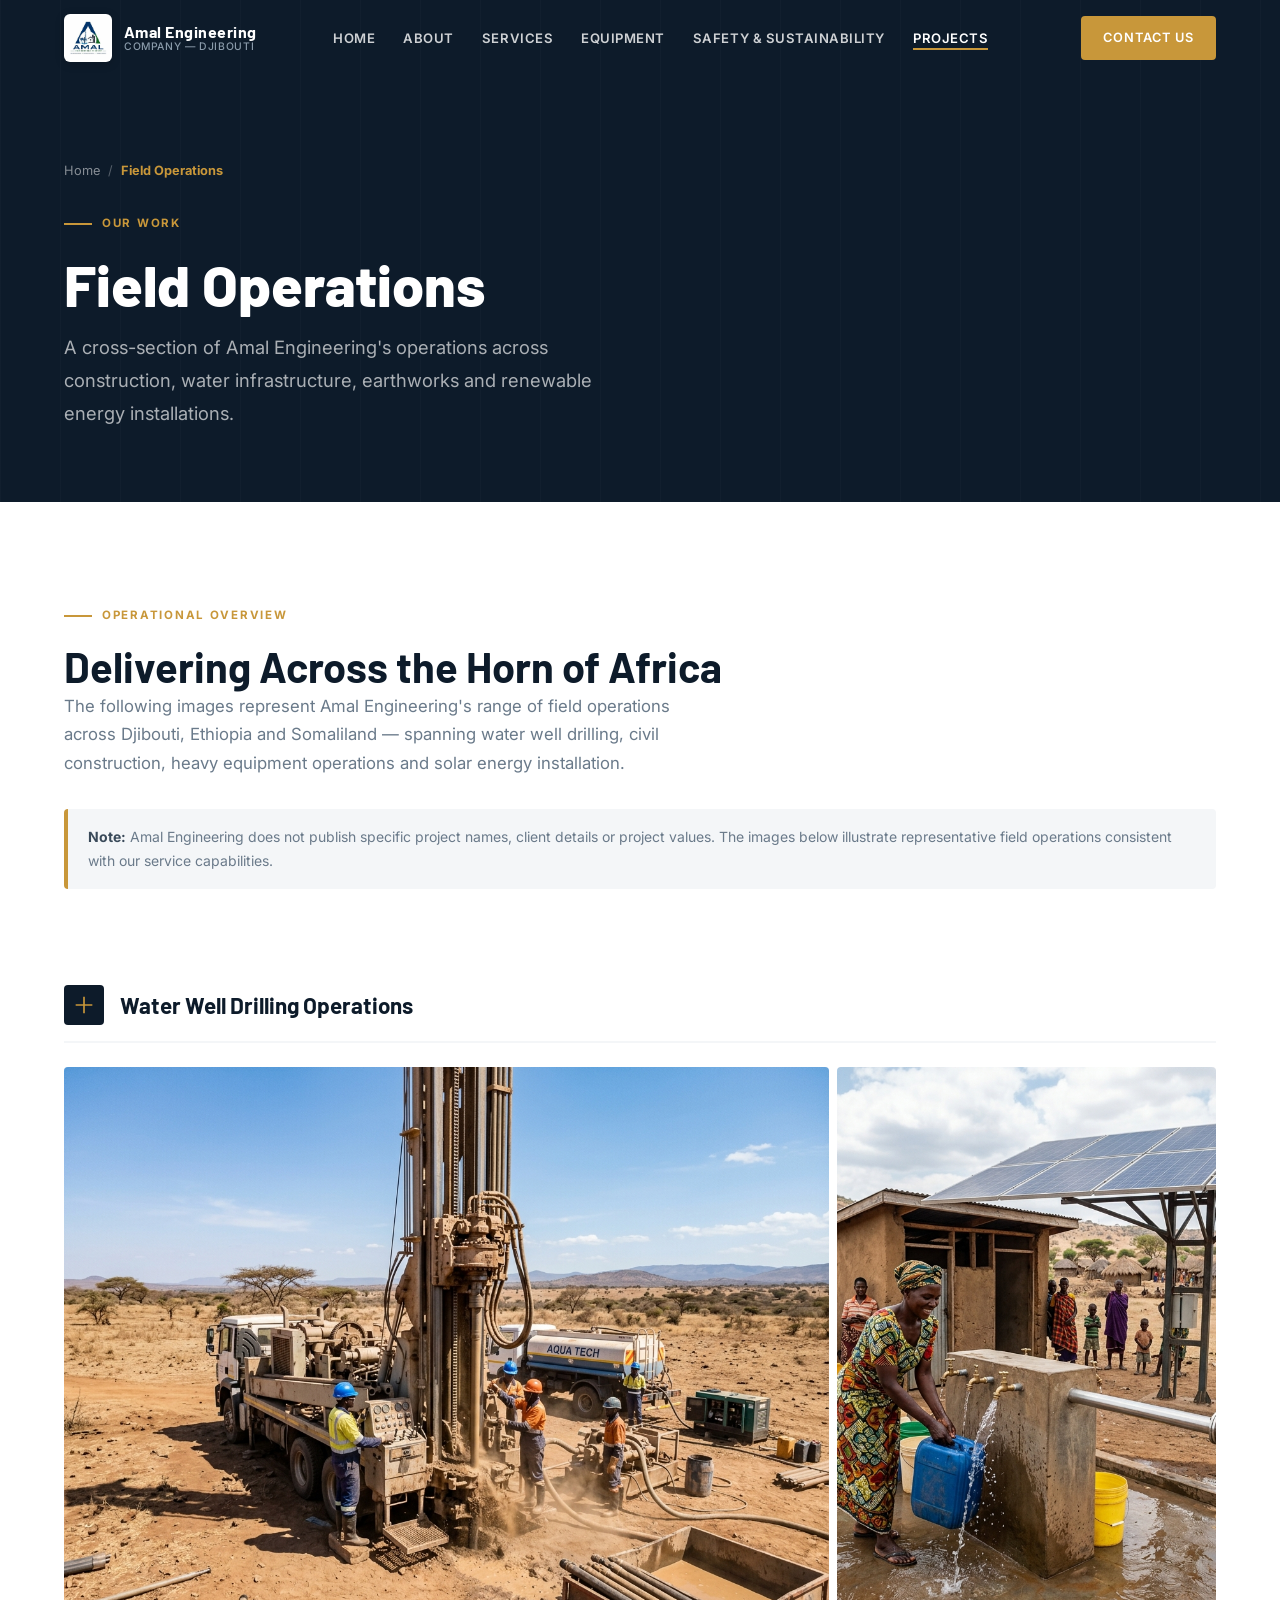
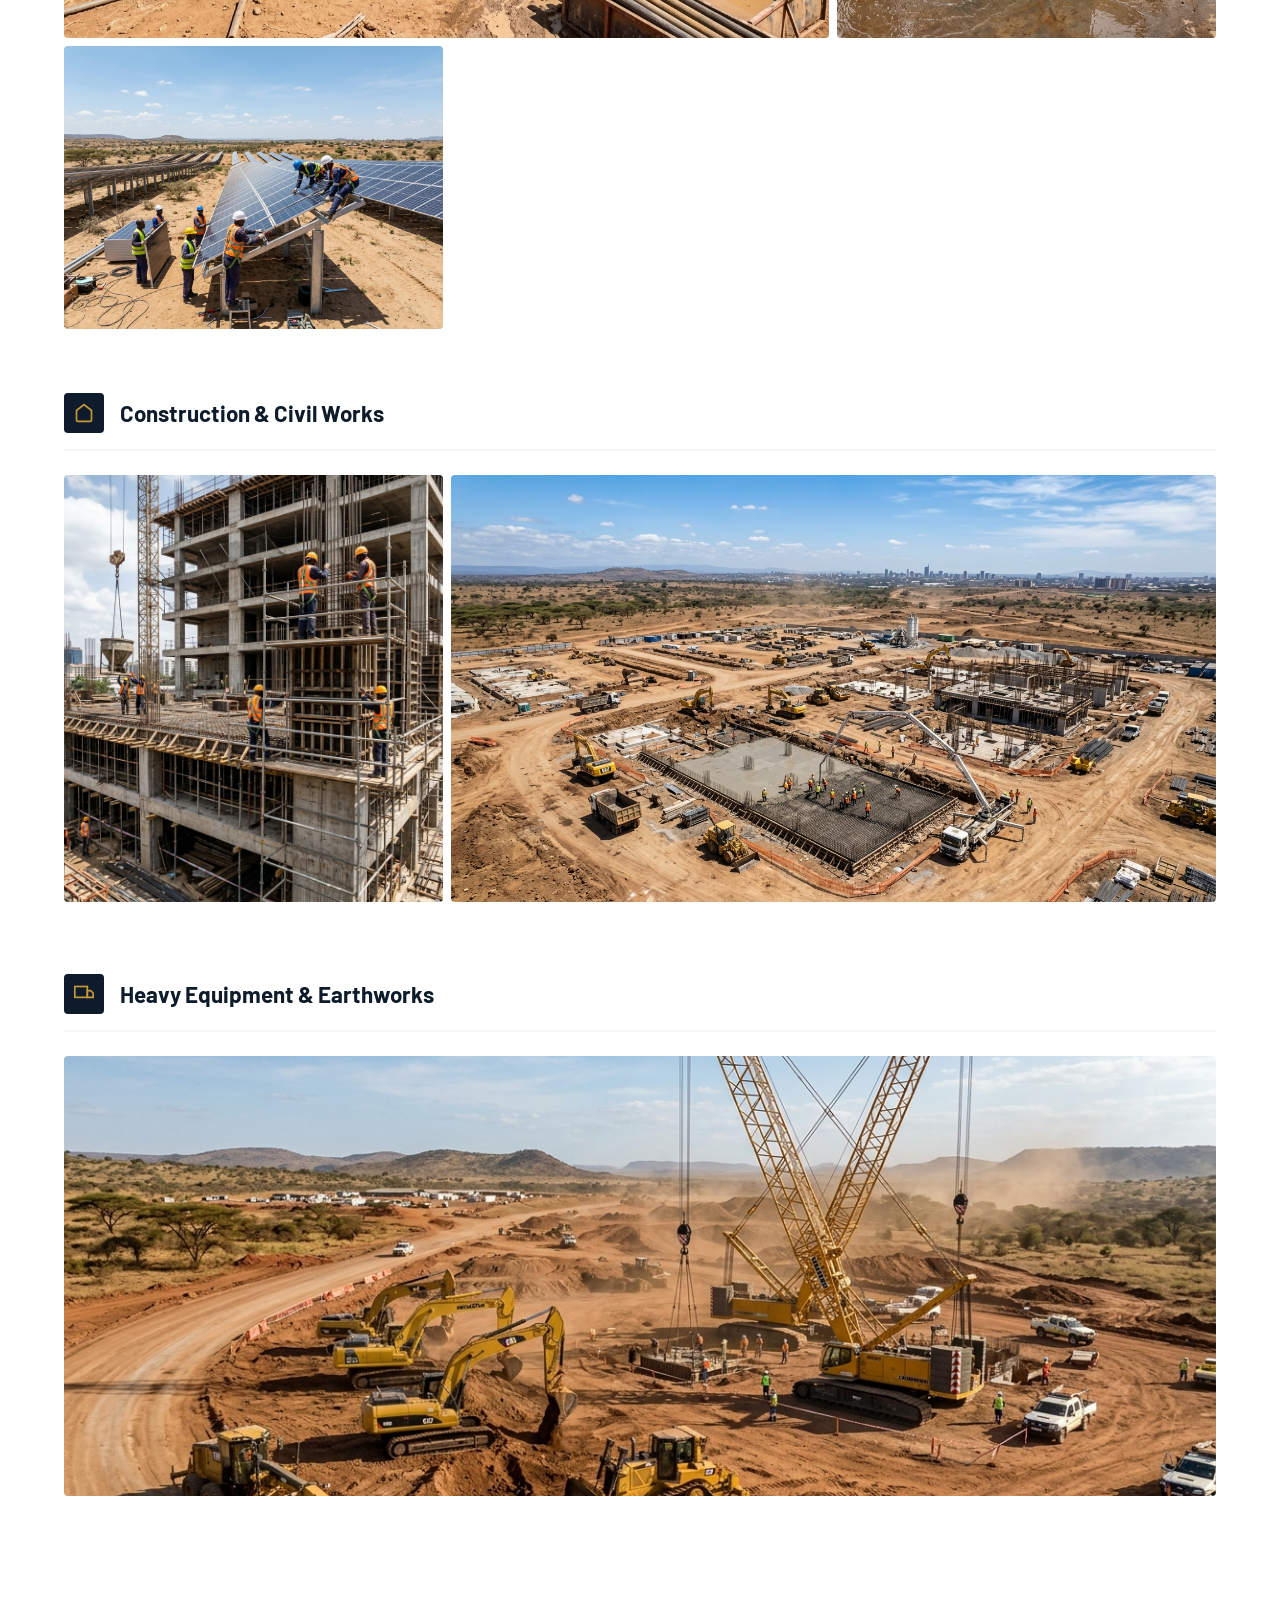
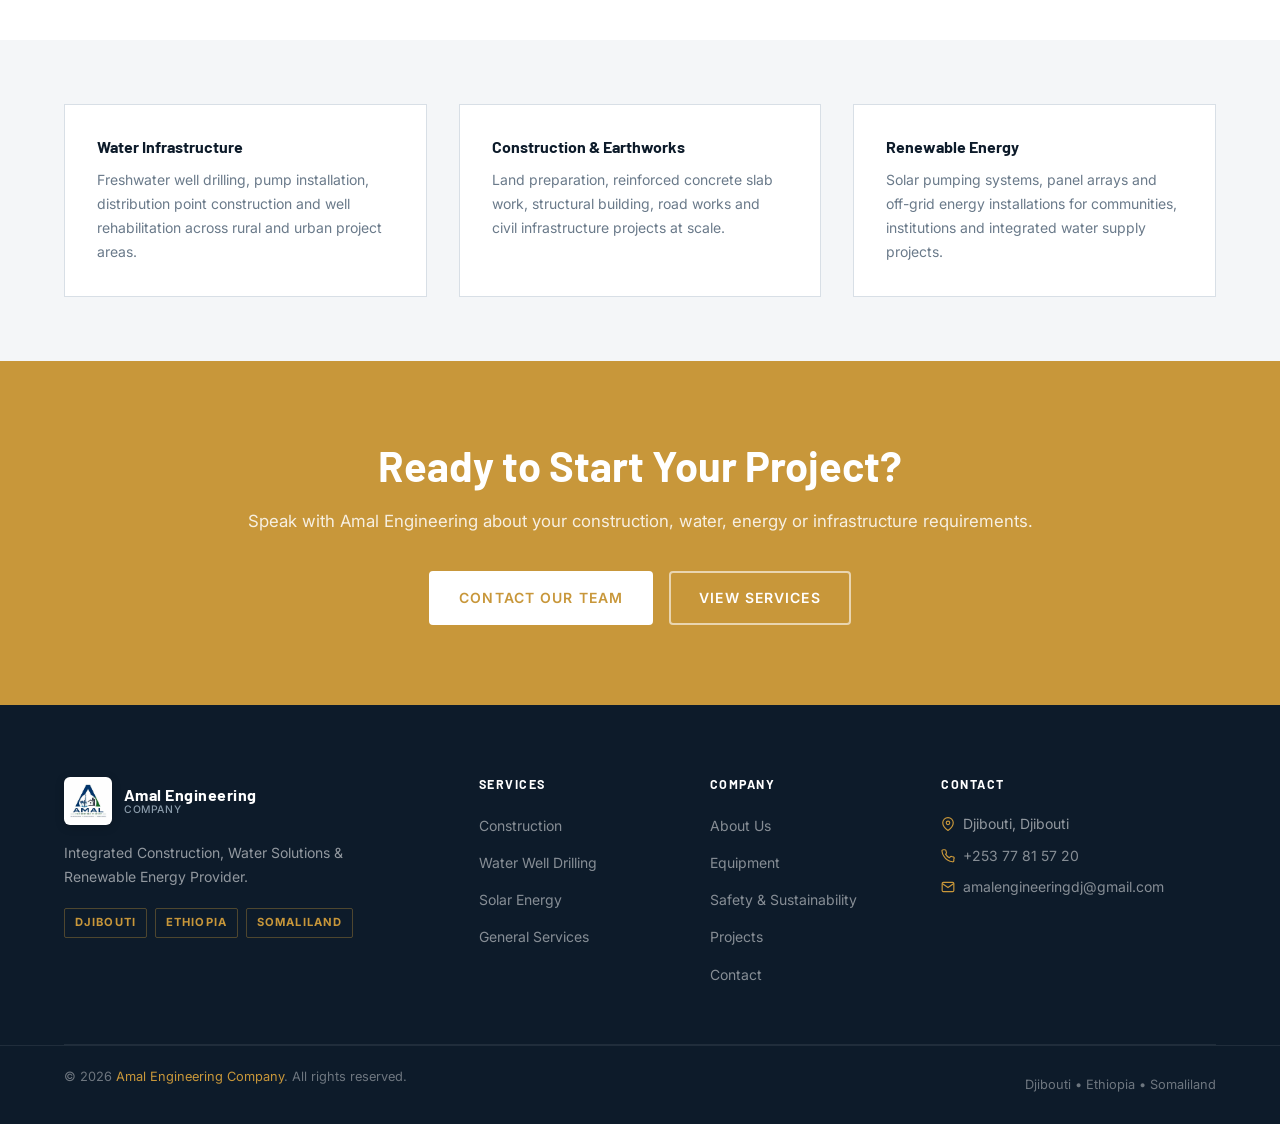
<file: projects.html>
﻿<!DOCTYPE html>
<html lang="en">
<head>
  <meta charset="UTF-8" />
  <meta name="viewport" content="width=device-width, initial-scale=1.0" />
  <title>Field Operations — Amal Engineering</title>
  <meta name="description" content="A visual overview of Amal Engineering's field operations across water well drilling, construction, earthworks, solar installation and heavy equipment deployment." />
  <link rel="stylesheet" href="css/style.css" />
  <link rel="icon" type="image/png" href="images/favicon.png" />
</head>
<body>

<header id="site-header" class="scrolled">
  <div class="header-inner">
    <a href="index.html" class="site-logo"><img src="images/logo.png" alt="Amal Engineering Company Logo" class="logo-img" /><div class="logo-text"><span>Amal Engineering</span><span>Company — Djibouti</span></div></a>
    <nav class="main-nav">
      <div class="nav-item"><a href="index.html" class="nav-link">Home</a></div>
      <div class="nav-item"><a href="about.html" class="nav-link">About</a></div>
      <div class="nav-item has-dropdown"><a href="services.html" class="nav-link">Services</a>
        <div class="dropdown"><a href="water-drilling.html">Water &amp; Drilling</a><a href="construction.html">Construction</a><a href="solar-energy.html">Solar Energy</a><a href="general-services.html">General Services</a></div>
      </div>
      <div class="nav-item"><a href="equipment.html" class="nav-link">Equipment</a></div>
      <div class="nav-item"><a href="safety.html" class="nav-link">Safety &amp; Sustainability</a></div>
      <div class="nav-item"><a href="projects.html" class="nav-link active">Projects</a></div>
    </nav>
    <a href="contact.html" class="btn btn-primary header-cta btn-sm">Contact Us</a>
    <button class="nav-toggle" id="navToggle" aria-label="Toggle mobile menu" aria-expanded="false"><span></span><span></span><span></span></button>
  </div>
</header>
<nav class="mobile-nav" id="mobileNav">
  <a href="index.html">Home</a><a href="about.html">About</a><a href="services.html">Services</a>
  <a href="water-drilling.html">Water &amp; Drilling</a><a href="construction.html">Construction</a>
  <a href="solar-energy.html">Solar Energy</a><a href="general-services.html">General Services</a>
  <a href="equipment.html">Equipment &amp; Capacity</a><a href="safety.html">Safety &amp; Sustainability</a>
  <a href="projects.html">Projects</a><a href="contact.html" class="btn btn-primary">Contact Us</a>
</nav>

<section class="page-hero">
  <div class="container page-hero-content">
    <div class="breadcrumb"><a href="index.html">Home</a><span>/</span><strong>Field Operations</strong></div>
    <div class="section-label">Our Work</div>
    <h1>Field Operations</h1>
    <p class="lead">A cross-section of Amal Engineering's operations across construction, water infrastructure, earthworks and renewable energy installations.</p>
  </div>
</section>

<!-- INTRO -->
<section class="section-pad" style="padding-bottom: 48px;">
  <div class="container">
    <div class="section-header fade-up" style="margin-bottom: 32px;">
      <div class="section-label">Operational Overview</div>
      <h2>Delivering Across the Horn of Africa</h2>
      <p style="max-width: 640px;">The following images represent Amal Engineering's range of field operations across Djibouti, Ethiopia and Somaliland — spanning water well drilling, civil construction, heavy equipment operations and solar energy installation.</p>
    </div>
    <!-- Notice -->
    <div style="background: var(--gray-bg); border-left: 4px solid var(--accent); padding: 16px 20px; border-radius: 4px; font-size: 0.875rem; color: var(--text-muted); margin-bottom: 48px;" class="fade-up">
      <strong style="color: var(--text-body);">Note:</strong> Amal Engineering does not publish specific project names, client details or project values. The images below illustrate representative field operations consistent with our service capabilities.
    </div>
  </div>
</section>

<!-- GALLERY -->
<section style="padding-bottom: 80px;">
  <div class="container">

    <!-- Category 1: Water Drilling -->
    <div style="margin-bottom: 64px;" class="fade-up">
      <div style="display: flex; align-items: center; gap: 16px; margin-bottom: 24px; padding-bottom: 16px; border-bottom: 2px solid var(--gray-bg);">
        <div style="width: 40px; height: 40px; background: var(--navy); color: var(--accent); display: flex; align-items: center; justify-content: center; border-radius: 4px; flex-shrink: 0;">
          <svg width="20" height="20" viewBox="0 0 24 24" fill="none" stroke="currentColor" stroke-width="2"><path d="M12 2v20M2 12h20"/></svg>
        </div>
        <h2 style="font-size: 1.4rem;">Water Well Drilling Operations</h2>
      </div>
      <div class="gallery-grid">
        <div class="gallery-item large">
          <img src="images/water-drilling.jpg" alt="Water well drilling rig operations in arid terrain" loading="lazy" />
          <div class="gallery-caption">Freshwater Well Drilling — Horn of Africa</div>
        </div>
        <div class="gallery-item">
          <img src="images/water-community.jpg" alt="Solar-powered community water distribution point" loading="lazy" />
          <div class="gallery-caption">Solar-Powered Water Distribution</div>
        </div>
        <div class="gallery-item">
          <img src="images/solar.jpg" alt="Solar installation for water pumping" loading="lazy" />
          <div class="gallery-caption">Solar Pump Installation</div>
        </div>
      </div>
    </div>

    <!-- Category 2: Construction -->
    <div style="margin-bottom: 64px;" class="fade-up">
      <div style="display: flex; align-items: center; gap: 16px; margin-bottom: 24px; padding-bottom: 16px; border-bottom: 2px solid var(--gray-bg);">
        <div style="width: 40px; height: 40px; background: var(--navy); color: var(--accent); display: flex; align-items: center; justify-content: center; border-radius: 4px; flex-shrink: 0;">
          <svg width="20" height="20" viewBox="0 0 24 24" fill="none" stroke="currentColor" stroke-width="2"><path d="M3 9l9-7 9 7v11a2 2 0 0 1-2 2H5a2 2 0 0 1-2-2z"/></svg>
        </div>
        <h2 style="font-size: 1.4rem;">Construction &amp; Civil Works</h2>
      </div>
      <div class="gallery-grid">
        <div class="gallery-item">
          <img src="images/construction.jpg" alt="Multi-storey reinforced concrete construction" loading="lazy" />
          <div class="gallery-caption">Reinforced Concrete Structure</div>
        </div>
        <div class="gallery-item large">
          <img src="images/hero.jpg" alt="Large construction site with earthworks" loading="lazy" />
          <div class="gallery-caption">Large-Scale Civil Construction Site</div>
        </div>
      </div>
    </div>

    <!-- Category 3: Heavy Equipment -->
    <div style="margin-bottom: 64px;" class="fade-up">
      <div style="display: flex; align-items: center; gap: 16px; margin-bottom: 24px; padding-bottom: 16px; border-bottom: 2px solid var(--gray-bg);">
        <div style="width: 40px; height: 40px; background: var(--navy); color: var(--accent); display: flex; align-items: center; justify-content: center; border-radius: 4px; flex-shrink: 0;">
          <svg width="20" height="20" viewBox="0 0 24 24" fill="none" stroke="currentColor" stroke-width="2"><rect x="1" y="3" width="15" height="13"/><polygon points="16 8 20 8 23 11 23 16 16 16 16 8"/></svg>
        </div>
        <h2 style="font-size: 1.4rem;">Heavy Equipment &amp; Earthworks</h2>
      </div>
      <div style="display: grid; grid-template-columns: 1fr; gap: 8px;">
        <div class="gallery-item" style="height: 440px;">
          <img src="images/equipment.jpg" alt="Heavy equipment fleet including crane, excavators and bulldozers" loading="lazy" style="min-height: 440px;" />
          <div class="gallery-caption">Fleet Deployment — Crawler Crane, Excavators &amp; Graders</div>
        </div>
      </div>
    </div>

  </div>
</section>

<!-- OPERATIONAL SCOPE NOTE -->
<section style="background: var(--gray-bg); padding: 64px 0;">
  <div class="container">
    <div style="display: grid; grid-template-columns: 1fr 1fr 1fr; gap: 32px;" class="fade-up">
      <div style="padding: 32px; background: var(--white); border: 1px solid var(--border);">
        <h4 style="margin-bottom: 12px; font-size: 1rem;">Water Infrastructure</h4>
        <p style="color: var(--text-muted); font-size: 0.875rem; line-height: 1.7; margin: 0;">Freshwater well drilling, pump installation, distribution point construction and well rehabilitation across rural and urban project areas.</p>
      </div>
      <div style="padding: 32px; background: var(--white); border: 1px solid var(--border);">
        <h4 style="margin-bottom: 12px; font-size: 1rem;">Construction &amp; Earthworks</h4>
        <p style="color: var(--text-muted); font-size: 0.875rem; line-height: 1.7; margin: 0;">Land preparation, reinforced concrete slab work, structural building, road works and civil infrastructure projects at scale.</p>
      </div>
      <div style="padding: 32px; background: var(--white); border: 1px solid var(--border);">
        <h4 style="margin-bottom: 12px; font-size: 1rem;">Renewable Energy</h4>
        <p style="color: var(--text-muted); font-size: 0.875rem; line-height: 1.7; margin: 0;">Solar pumping systems, panel arrays and off-grid energy installations for communities, institutions and integrated water supply projects.</p>
      </div>
    </div>
  </div>
</section>

<section class="cta-section">
  <div class="container"><div class="cta-inner fade-up">
    <h2>Ready to Start Your Project?</h2>
    <p>Speak with Amal Engineering about your construction, water, energy or infrastructure requirements.</p>
    <div class="cta-btns">
      <a href="contact.html" class="btn btn-white" id="projects-cta">Contact Our Team</a>
      <a href="services.html" class="btn btn-outline-white">View Services</a>
    </div>
  </div></div>
</section>

<footer><div class="container"><div class="footer-grid">
  <div class="footer-brand"><div class="site-logo"><img src="images/logo.png" alt="Amal Engineering Company Logo" class="logo-img" /><div class="logo-text"><span>Amal Engineering</span><span>Company</span></div></div><p>Integrated Construction, Water Solutions &amp; Renewable Energy Provider.</p><div class="footer-regions"><span class="region-tag">Djibouti</span><span class="region-tag">Ethiopia</span><span class="region-tag">Somaliland</span></div></div>
  <div class="footer-col"><h5>Services</h5><ul><li><a href="construction.html">Construction</a></li><li><a href="water-drilling.html">Water Well Drilling</a></li><li><a href="solar-energy.html">Solar Energy</a></li><li><a href="general-services.html">General Services</a></li></ul></div>
  <div class="footer-col"><h5>Company</h5><ul><li><a href="about.html">About Us</a></li><li><a href="equipment.html">Equipment</a></li><li><a href="safety.html">Safety &amp; Sustainability</a></li><li><a href="projects.html">Projects</a></li><li><a href="contact.html">Contact</a></li></ul></div>
  <div class="footer-col footer-contact"><h5>Contact</h5><p><svg viewBox="0 0 24 24" fill="none" stroke="currentColor" stroke-width="2" width="14" height="14"><path d="M21 10c0 7-9 13-9 13s-9-6-9-13a9 9 0 0 1 18 0z"/><circle cx="12" cy="10" r="3"/></svg> Djibouti, Djibouti</p><p><svg viewBox="0 0 24 24" fill="none" stroke="currentColor" stroke-width="2" width="14" height="14"><path d="M22 16.92v3a2 2 0 0 1-2.18 2 19.79 19.79 0 0 1-8.63-3.07A19.5 19.5 0 0 1 4.69 12 19.79 19.79 0 0 1 1.62 3.33A2 2 0 0 1 3.6 1.27h3a2 2 0 0 1 2 1.72c.127.96.361 1.903.7 2.81a2 2 0 0 1-.45 2.11L7.91 8.82a16 16 0 0 0 6.27 6.27l1.85-1.85a2 2 0 0 1 2.11-.45c.907.339 1.85.573 2.81.7A2 2 0 0 1 22 16.92z"/></svg><a href="tel:+25377815720">+253 77 81 57 20</a></p><p><svg viewBox="0 0 24 24" fill="none" stroke="currentColor" stroke-width="2" width="14" height="14"><path d="M4 4h16c1.1 0 2 .9 2 2v12c0 1.1-.9 2-2 2H4c-1.1 0-2-.9-2-2V6c0-1.1.9-2 2-2z"/><polyline points="22,6 12,13 2,6"/></svg><a href="mailto:amalengineeringdj@gmail.com">amalengineeringdj@gmail.com</a></p></div>
</div></div>
<div style="border-top:1px solid rgba(255,255,255,0.08);"><div style="max-width:var(--container);margin:0 auto;padding:20px 24px;display:flex;align-items:center;justify-content:space-between;flex-wrap:wrap;gap:12px;"><p style="font-size:0.8rem;color:rgba(255,255,255,0.4);">&copy; 2026 <span style="color:var(--accent);">Amal Engineering Company</span>. All rights reserved.</p><p style="font-size:0.8rem;color:rgba(255,255,255,0.4);">Djibouti &bull; Ethiopia &bull; Somaliland</p></div></div></footer>
<script src="js/main.js"></script>
</body>
</html>
</file>
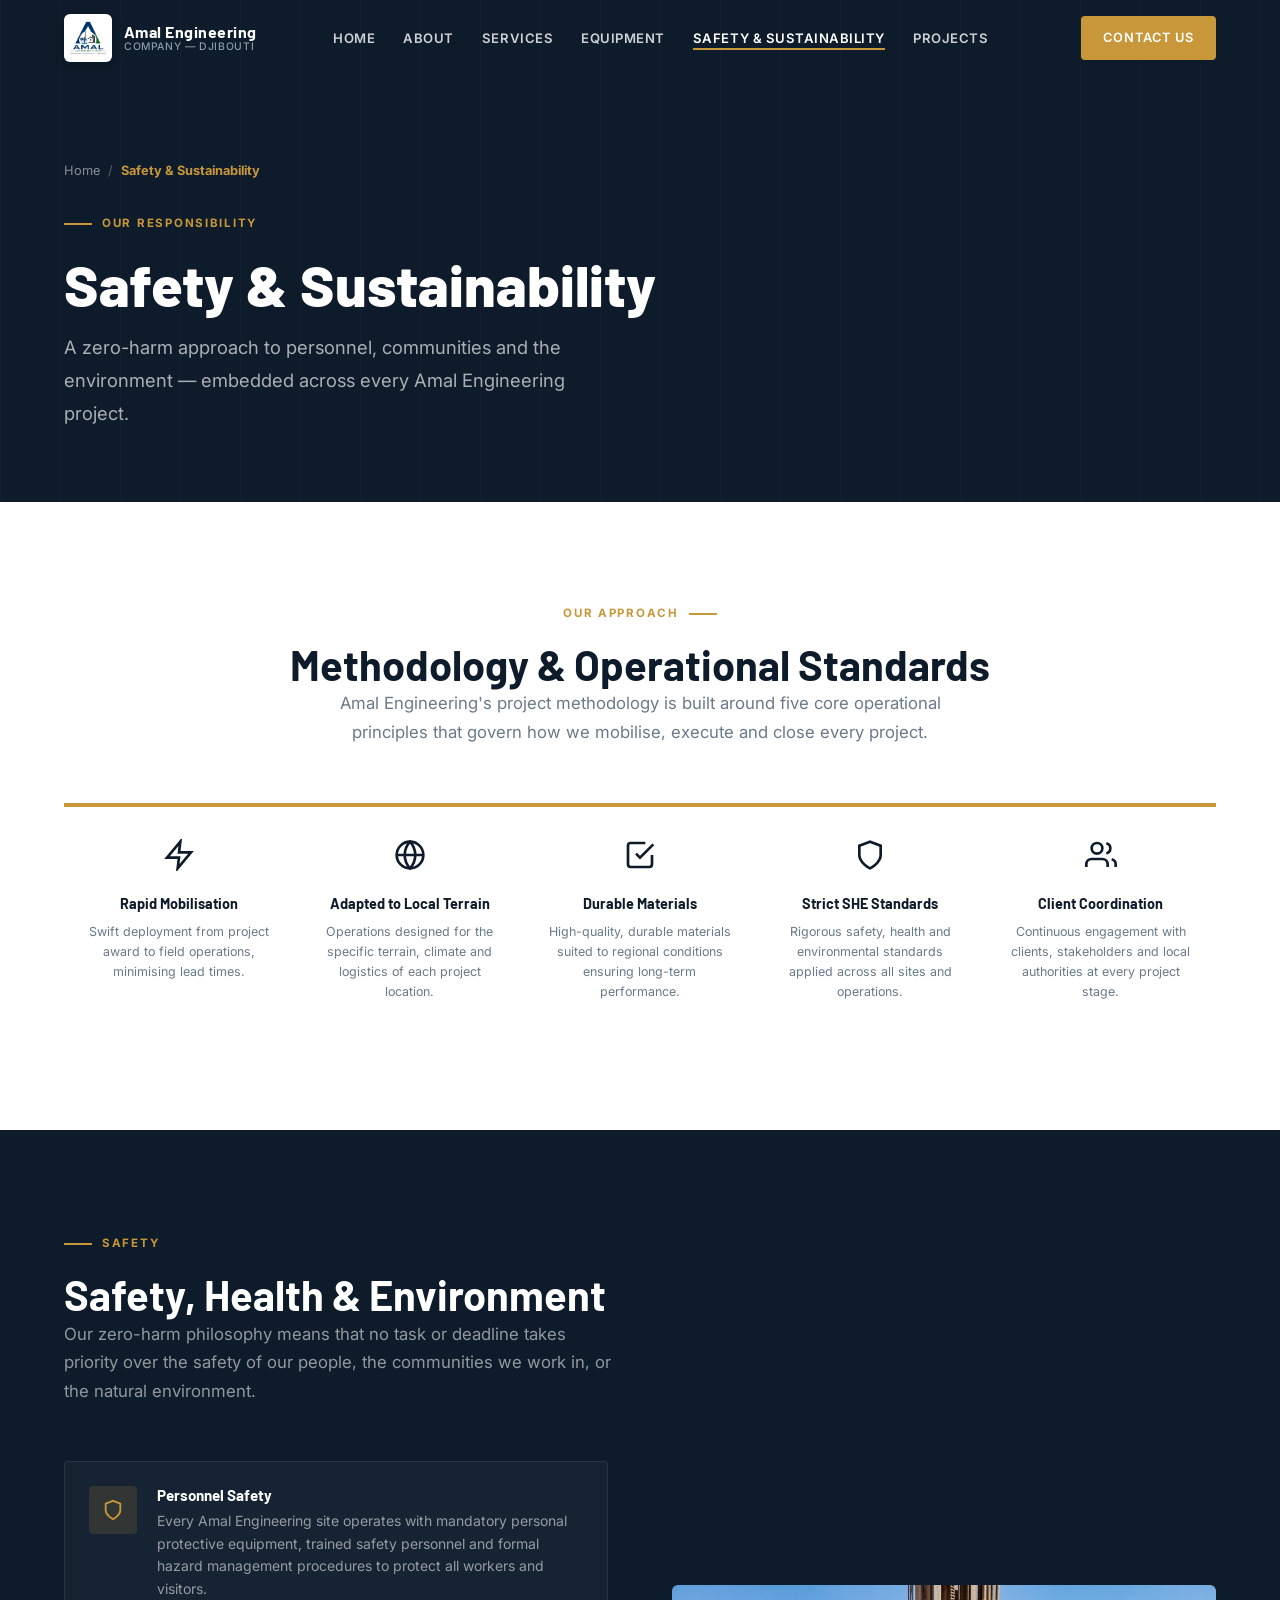
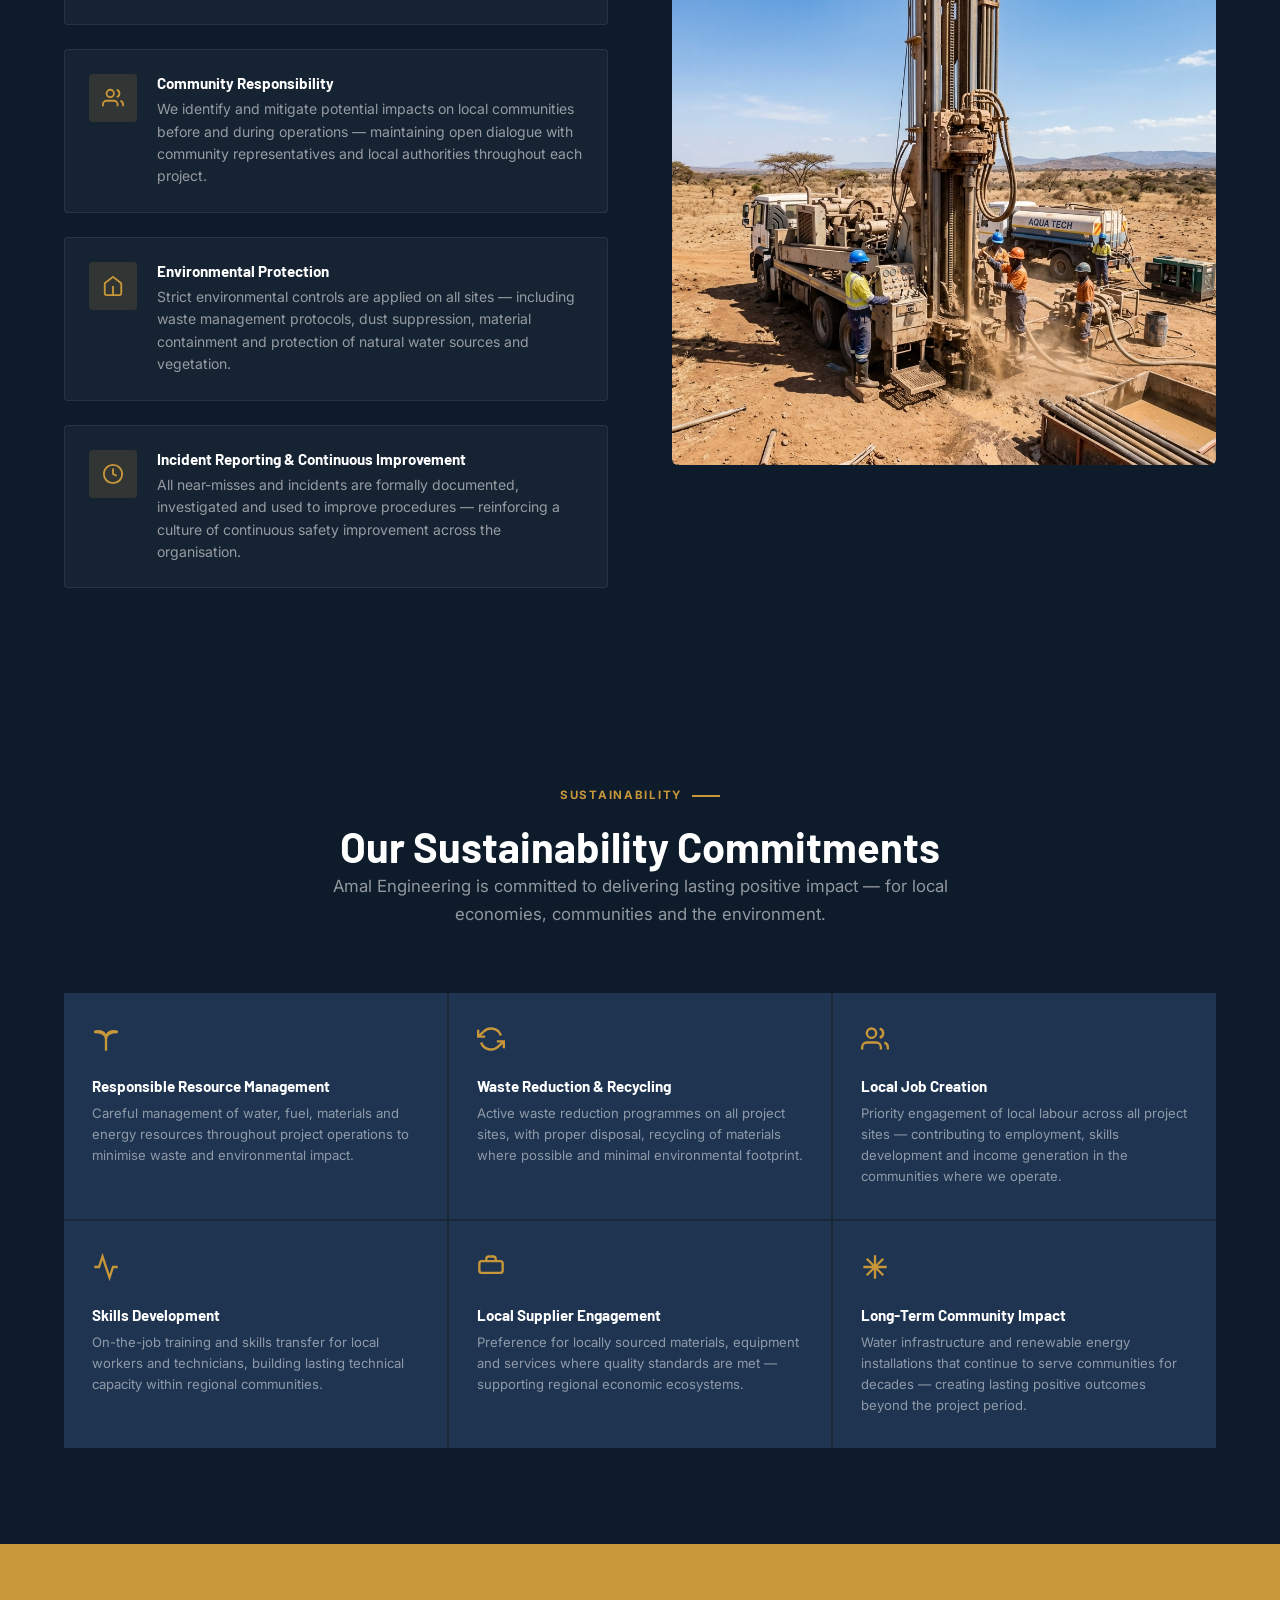
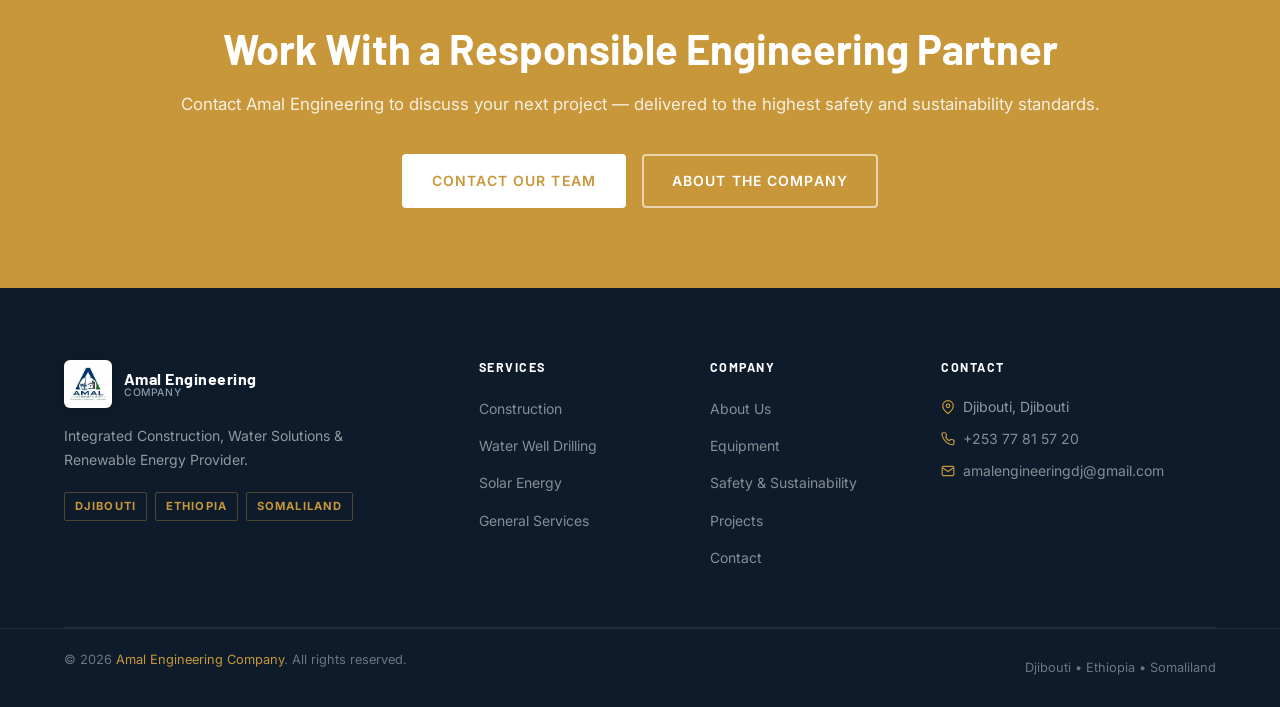
<file: safety.html>
﻿<!DOCTYPE html>
<html lang="en">
<head>
  <meta charset="UTF-8" />
  <meta name="viewport" content="width=device-width, initial-scale=1.0" />
  <title>Safety &amp; Sustainability — Amal Engineering</title>
  <meta name="description" content="Amal Engineering operates with a zero-harm safety philosophy and a commitment to environmental responsibility, waste reduction, local employment and community development." />
  <link rel="stylesheet" href="css/style.css" />
  <link rel="icon" type="image/png" href="images/favicon.png" />
</head>
<body>

<header id="site-header" class="scrolled">
  <div class="header-inner">
    <a href="index.html" class="site-logo"><img src="images/logo.png" alt="Amal Engineering Company Logo" class="logo-img" /><div class="logo-text"><span>Amal Engineering</span><span>Company — Djibouti</span></div></a>
    <nav class="main-nav">
      <div class="nav-item"><a href="index.html" class="nav-link">Home</a></div>
      <div class="nav-item"><a href="about.html" class="nav-link">About</a></div>
      <div class="nav-item has-dropdown"><a href="services.html" class="nav-link">Services</a>
        <div class="dropdown"><a href="water-drilling.html">Water &amp; Drilling</a><a href="construction.html">Construction</a><a href="solar-energy.html">Solar Energy</a><a href="general-services.html">General Services</a></div>
      </div>
      <div class="nav-item"><a href="equipment.html" class="nav-link">Equipment</a></div>
      <div class="nav-item"><a href="safety.html" class="nav-link active">Safety &amp; Sustainability</a></div>
      <div class="nav-item"><a href="projects.html" class="nav-link">Projects</a></div>
    </nav>
    <a href="contact.html" class="btn btn-primary header-cta btn-sm">Contact Us</a>
    <button class="nav-toggle" id="navToggle" aria-label="Toggle mobile menu" aria-expanded="false"><span></span><span></span><span></span></button>
  </div>
</header>
<nav class="mobile-nav" id="mobileNav">
  <a href="index.html">Home</a><a href="about.html">About</a><a href="services.html">Services</a>
  <a href="water-drilling.html">Water &amp; Drilling</a><a href="construction.html">Construction</a>
  <a href="solar-energy.html">Solar Energy</a><a href="general-services.html">General Services</a>
  <a href="equipment.html">Equipment &amp; Capacity</a><a href="safety.html">Safety &amp; Sustainability</a>
  <a href="projects.html">Projects</a><a href="contact.html" class="btn btn-primary">Contact Us</a>
</nav>

<section class="page-hero">
  <div class="container page-hero-content">
    <div class="breadcrumb"><a href="index.html">Home</a><span>/</span><strong>Safety &amp; Sustainability</strong></div>
    <div class="section-label">Our Responsibility</div>
    <h1>Safety &amp; Sustainability</h1>
    <p class="lead">A zero-harm approach to personnel, communities and the environment — embedded across every Amal Engineering project.</p>
  </div>
</section>

<!-- APPROACH & METHODOLOGY -->
<section class="section-pad">
  <div class="container">
    <div class="section-header centered fade-up">
      <div class="section-label">Our Approach</div>
      <h2>Methodology &amp; Operational Standards</h2>
      <p>Amal Engineering's project methodology is built around five core operational principles that govern how we mobilise, execute and close every project.</p>
    </div>

    <div style="display: grid; grid-template-columns: repeat(5, 1fr); gap: 0; background: var(--border);" class="fade-up">
      <div style="background: var(--white); padding: 32px 20px; text-align: center; border-top: 4px solid var(--accent);">
        <svg width="32" height="32" viewBox="0 0 24 24" fill="none" stroke="var(--navy)" stroke-width="2" style="margin: 0 auto 16px;"><polygon points="13 2 3 14 12 14 11 22 21 10 12 10 13 2"/></svg>
        <h4 style="font-size: 0.9rem; margin-bottom: 10px;">Rapid Mobilisation</h4>
        <p style="font-size: 0.78rem; color: var(--text-muted); line-height: 1.6; margin: 0;">Swift deployment from project award to field operations, minimising lead times.</p>
      </div>
      <div style="background: var(--white); padding: 32px 20px; text-align: center; border-top: 4px solid var(--accent);">
        <svg width="32" height="32" viewBox="0 0 24 24" fill="none" stroke="var(--navy)" stroke-width="2" style="margin: 0 auto 16px;"><circle cx="12" cy="12" r="10"/><path d="M2 12h20M12 2a15.3 15.3 0 0 1 4 10 15.3 15.3 0 0 1-4 10 15.3 15.3 0 0 1-4-10 15.3 15.3 0 0 1 4-10z"/></svg>
        <h4 style="font-size: 0.9rem; margin-bottom: 10px;">Adapted to Local Terrain</h4>
        <p style="font-size: 0.78rem; color: var(--text-muted); line-height: 1.6; margin: 0;">Operations designed for the specific terrain, climate and logistics of each project location.</p>
      </div>
      <div style="background: var(--white); padding: 32px 20px; text-align: center; border-top: 4px solid var(--accent);">
        <svg width="32" height="32" viewBox="0 0 24 24" fill="none" stroke="var(--navy)" stroke-width="2" style="margin: 0 auto 16px;"><polyline points="9 11 12 14 22 4"/><path d="M21 12v7a2 2 0 0 1-2 2H5a2 2 0 0 1-2-2V5a2 2 0 0 1 2-2h11"/></svg>
        <h4 style="font-size: 0.9rem; margin-bottom: 10px;">Durable Materials</h4>
        <p style="font-size: 0.78rem; color: var(--text-muted); line-height: 1.6; margin: 0;">High-quality, durable materials suited to regional conditions ensuring long-term performance.</p>
      </div>
      <div style="background: var(--white); padding: 32px 20px; text-align: center; border-top: 4px solid var(--accent);">
        <svg width="32" height="32" viewBox="0 0 24 24" fill="none" stroke="var(--navy)" stroke-width="2" style="margin: 0 auto 16px;"><path d="M12 22s8-4 8-10V5l-8-3-8 3v7c0 6 8 10 8 10z"/></svg>
        <h4 style="font-size: 0.9rem; margin-bottom: 10px;">Strict SHE Standards</h4>
        <p style="font-size: 0.78rem; color: var(--text-muted); line-height: 1.6; margin: 0;">Rigorous safety, health and environmental standards applied across all sites and operations.</p>
      </div>
      <div style="background: var(--white); padding: 32px 20px; text-align: center; border-top: 4px solid var(--accent);">
        <svg width="32" height="32" viewBox="0 0 24 24" fill="none" stroke="var(--navy)" stroke-width="2" style="margin: 0 auto 16px;"><path d="M17 21v-2a4 4 0 0 0-4-4H5a4 4 0 0 0-4 4v2"/><circle cx="9" cy="7" r="4"/><path d="M23 21v-2a4 4 0 0 0-3-3.87"/><path d="M16 3.13a4 4 0 0 1 0 7.75"/></svg>
        <h4 style="font-size: 0.9rem; margin-bottom: 10px;">Client Coordination</h4>
        <p style="font-size: 0.78rem; color: var(--text-muted); line-height: 1.6; margin: 0;">Continuous engagement with clients, stakeholders and local authorities at every project stage.</p>
      </div>
    </div>
  </div>
</section>

<!-- SAFETY -->
<section class="safety-section">
  <div class="container">
    <div class="section-header fade-up">
      <div class="section-label">Safety</div>
      <h2>Safety, Health &amp; Environment</h2>
      <p style="color: rgba(255,255,255,0.55); max-width: 560px;">Our zero-harm philosophy means that no task or deadline takes priority over the safety of our people, the communities we work in, or the natural environment.</p>
    </div>

    <div class="safety-grid">
      <div class="safety-pillars fade-up">
        <div class="safety-pillar">
          <div class="pillar-icon"><svg viewBox="0 0 24 24" fill="none" stroke="currentColor" stroke-width="2"><path d="M12 22s8-4 8-10V5l-8-3-8 3v7c0 6 8 10 8 10z"/></svg></div>
          <div>
            <h4>Personnel Safety</h4>
            <p>Every Amal Engineering site operates with mandatory personal protective equipment, trained safety personnel and formal hazard management procedures to protect all workers and visitors.</p>
          </div>
        </div>
        <div class="safety-pillar">
          <div class="pillar-icon"><svg viewBox="0 0 24 24" fill="none" stroke="currentColor" stroke-width="2"><path d="M17 21v-2a4 4 0 0 0-4-4H5a4 4 0 0 0-4 4v2"/><circle cx="9" cy="7" r="4"/><path d="M23 21v-2a4 4 0 0 0-3-3.87"/><path d="M16 3.13a4 4 0 0 1 0 7.75"/></svg></div>
          <div>
            <h4>Community Responsibility</h4>
            <p>We identify and mitigate potential impacts on local communities before and during operations — maintaining open dialogue with community representatives and local authorities throughout each project.</p>
          </div>
        </div>
        <div class="safety-pillar">
          <div class="pillar-icon"><svg viewBox="0 0 24 24" fill="none" stroke="currentColor" stroke-width="2"><path d="M3 9l9-7 9 7v11a2 2 0 0 1-2 2H5a2 2 0 0 1-2-2z"/><path d="M12 22V12"/></svg></div>
          <div>
            <h4>Environmental Protection</h4>
            <p>Strict environmental controls are applied on all sites — including waste management protocols, dust suppression, material containment and protection of natural water sources and vegetation.</p>
          </div>
        </div>
        <div class="safety-pillar">
          <div class="pillar-icon"><svg viewBox="0 0 24 24" fill="none" stroke="currentColor" stroke-width="2"><circle cx="12" cy="12" r="10"/><polyline points="12 6 12 12 16 14"/></svg></div>
          <div>
            <h4>Incident Reporting &amp; Continuous Improvement</h4>
            <p>All near-misses and incidents are formally documented, investigated and used to improve procedures — reinforcing a culture of continuous safety improvement across the organisation.</p>
          </div>
        </div>
      </div>
      <div class="safety-visual fade-up delay-2">
        <img src="images/water-drilling.jpg" alt="Safety on a water drilling site" loading="lazy" />
      </div>
    </div>
  </div>
</section>

<!-- SUSTAINABILITY -->
<section class="section-pad" style="background: var(--navy);">
  <div class="container">
    <div class="section-header centered fade-up">
      <div class="section-label" style="color: var(--accent); justify-content: center;">Sustainability</div>
      <h2 style="color: var(--white);">Our Sustainability Commitments</h2>
      <p style="color: rgba(255,255,255,0.55); margin: 0 auto;">Amal Engineering is committed to delivering lasting positive impact — for local economies, communities and the environment.</p>
    </div>

    <div class="sustainability-cards fade-up">
      <div class="sustain-card">
        <svg viewBox="0 0 24 24" fill="none" stroke="currentColor" stroke-width="2"><path d="M12 22V12m0 0C12 6 7 4 2 6c5 0 10 1 10 6z"/><path d="M12 12c0-6 5-8 10-6-5 0-10 1-10 6z"/></svg>
        <h4>Responsible Resource Management</h4>
        <p>Careful management of water, fuel, materials and energy resources throughout project operations to minimise waste and environmental impact.</p>
      </div>
      <div class="sustain-card">
        <svg viewBox="0 0 24 24" fill="none" stroke="currentColor" stroke-width="2"><polyline points="1 4 1 10 7 10"/><polyline points="23 20 23 14 17 14"/><path d="M20.49 9A9 9 0 0 0 5.64 5.64L1 10m22 4l-4.64 4.36A9 9 0 0 1 3.51 15"/></svg>
        <h4>Waste Reduction &amp; Recycling</h4>
        <p>Active waste reduction programmes on all project sites, with proper disposal, recycling of materials where possible and minimal environmental footprint.</p>
      </div>
      <div class="sustain-card">
        <svg viewBox="0 0 24 24" fill="none" stroke="currentColor" stroke-width="2"><path d="M17 21v-2a4 4 0 0 0-4-4H5a4 4 0 0 0-4 4v2"/><circle cx="9" cy="7" r="4"/><path d="M23 21v-2a4 4 0 0 0-3-3.87"/><path d="M16 3.13a4 4 0 0 1 0 7.75"/></svg>
        <h4>Local Job Creation</h4>
        <p>Priority engagement of local labour across all project sites — contributing to employment, skills development and income generation in the communities where we operate.</p>
      </div>
      <div class="sustain-card">
        <svg viewBox="0 0 24 24" fill="none" stroke="currentColor" stroke-width="2"><path d="M22 12h-4l-3 9L9 3l-3 9H2"/></svg>
        <h4>Skills Development</h4>
        <p>On-the-job training and skills transfer for local workers and technicians, building lasting technical capacity within regional communities.</p>
      </div>
      <div class="sustain-card">
        <svg viewBox="0 0 24 24" fill="none" stroke="currentColor" stroke-width="2"><path d="M20 7H4a2 2 0 0 0-2 2v6a2 2 0 0 0 2 2h16a2 2 0 0 0 2-2V9a2 2 0 0 0-2-2z"/><path d="M8 7V5a2 2 0 0 1 2-2h4a2 2 0 0 1 2 2v2"/></svg>
        <h4>Local Supplier Engagement</h4>
        <p>Preference for locally sourced materials, equipment and services where quality standards are met — supporting regional economic ecosystems.</p>
      </div>
      <div class="sustain-card">
        <svg viewBox="0 0 24 24" fill="none" stroke="currentColor" stroke-width="2"><path d="M12 2v20M2 12h20"/><path d="M4.93 4.93l14.14 14.14M19.07 4.93L4.93 19.07"/></svg>
        <h4>Long-Term Community Impact</h4>
        <p>Water infrastructure and renewable energy installations that continue to serve communities for decades — creating lasting positive outcomes beyond the project period.</p>
      </div>
    </div>
  </div>
</section>

<section class="cta-section">
  <div class="container"><div class="cta-inner fade-up">
    <h2>Work With a Responsible Engineering Partner</h2>
    <p>Contact Amal Engineering to discuss your next project — delivered to the highest safety and sustainability standards.</p>
    <div class="cta-btns">
      <a href="contact.html" class="btn btn-white" id="safety-cta">Contact Our Team</a>
      <a href="about.html" class="btn btn-outline-white">About the Company</a>
    </div>
  </div></div>
</section>

<footer><div class="container"><div class="footer-grid">
  <div class="footer-brand"><div class="site-logo"><img src="images/logo.png" alt="Amal Engineering Company Logo" class="logo-img" /><div class="logo-text"><span>Amal Engineering</span><span>Company</span></div></div><p>Integrated Construction, Water Solutions &amp; Renewable Energy Provider.</p><div class="footer-regions"><span class="region-tag">Djibouti</span><span class="region-tag">Ethiopia</span><span class="region-tag">Somaliland</span></div></div>
  <div class="footer-col"><h5>Services</h5><ul><li><a href="construction.html">Construction</a></li><li><a href="water-drilling.html">Water Well Drilling</a></li><li><a href="solar-energy.html">Solar Energy</a></li><li><a href="general-services.html">General Services</a></li></ul></div>
  <div class="footer-col"><h5>Company</h5><ul><li><a href="about.html">About Us</a></li><li><a href="equipment.html">Equipment</a></li><li><a href="safety.html">Safety &amp; Sustainability</a></li><li><a href="projects.html">Projects</a></li><li><a href="contact.html">Contact</a></li></ul></div>
  <div class="footer-col footer-contact"><h5>Contact</h5><p><svg viewBox="0 0 24 24" fill="none" stroke="currentColor" stroke-width="2" width="14" height="14"><path d="M21 10c0 7-9 13-9 13s-9-6-9-13a9 9 0 0 1 18 0z"/><circle cx="12" cy="10" r="3"/></svg> Djibouti, Djibouti</p><p><svg viewBox="0 0 24 24" fill="none" stroke="currentColor" stroke-width="2" width="14" height="14"><path d="M22 16.92v3a2 2 0 0 1-2.18 2 19.79 19.79 0 0 1-8.63-3.07A19.5 19.5 0 0 1 4.69 12 19.79 19.79 0 0 1 1.62 3.33A2 2 0 0 1 3.6 1.27h3a2 2 0 0 1 2 1.72c.127.96.361 1.903.7 2.81a2 2 0 0 1-.45 2.11L7.91 8.82a16 16 0 0 0 6.27 6.27l1.85-1.85a2 2 0 0 1 2.11-.45c.907.339 1.85.573 2.81.7A2 2 0 0 1 22 16.92z"/></svg><a href="tel:+25377815720">+253 77 81 57 20</a></p><p><svg viewBox="0 0 24 24" fill="none" stroke="currentColor" stroke-width="2" width="14" height="14"><path d="M4 4h16c1.1 0 2 .9 2 2v12c0 1.1-.9 2-2 2H4c-1.1 0-2-.9-2-2V6c0-1.1.9-2 2-2z"/><polyline points="22,6 12,13 2,6"/></svg><a href="mailto:amalengineeringdj@gmail.com">amalengineeringdj@gmail.com</a></p></div>
</div></div>
<div style="border-top:1px solid rgba(255,255,255,0.08);"><div style="max-width:var(--container);margin:0 auto;padding:20px 24px;display:flex;align-items:center;justify-content:space-between;flex-wrap:wrap;gap:12px;"><p style="font-size:0.8rem;color:rgba(255,255,255,0.4);">&copy; 2026 <span style="color:var(--accent);">Amal Engineering Company</span>. All rights reserved.</p><p style="font-size:0.8rem;color:rgba(255,255,255,0.4);">Djibouti &bull; Ethiopia &bull; Somaliland</p></div></div></footer>
<script src="js/main.js"></script>
</body>
</html>
</file>
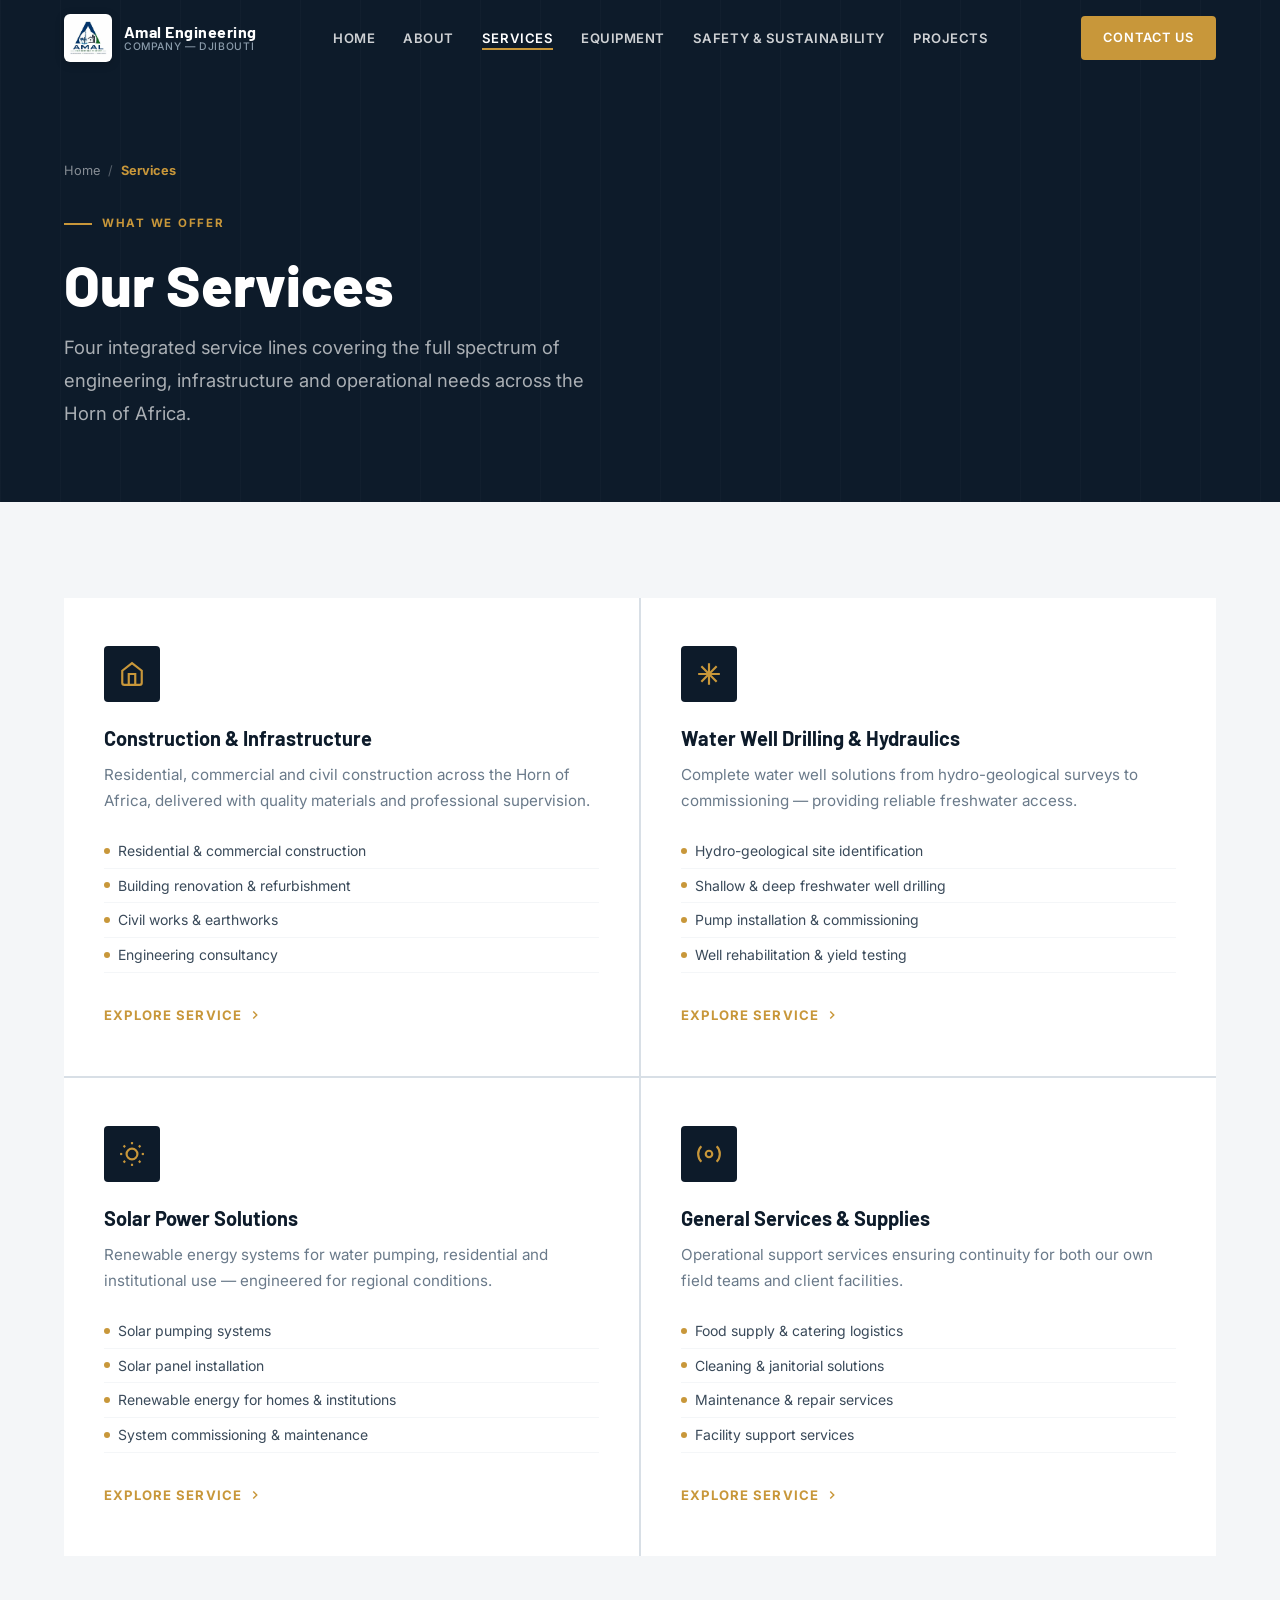
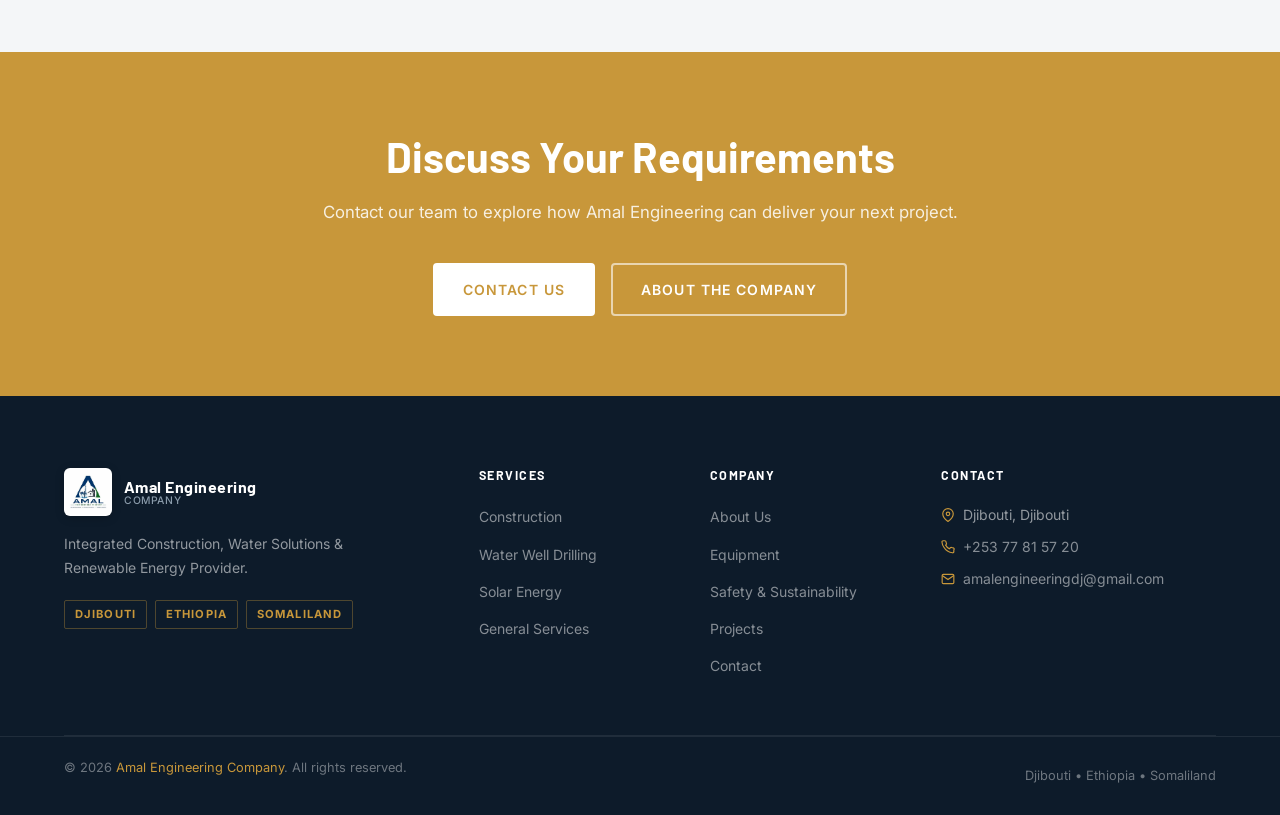
<file: services.html>
﻿<!DOCTYPE html>
<html lang="en">
<head>
  <meta charset="UTF-8" />
  <meta name="viewport" content="width=device-width, initial-scale=1.0" />
  <title>Services Overview — Amal Engineering</title>
  <meta name="description" content="Amal Engineering provides construction, water well drilling, solar energy and general services across Djibouti, Ethiopia and Somaliland." />
  <link rel="stylesheet" href="css/style.css" />
  <link rel="icon" type="image/png" href="images/favicon.png" />
</head>
<body>

<header id="site-header" class="scrolled">
  <div class="header-inner">
    <a href="index.html" class="site-logo"><img src="images/logo.png" alt="Amal Engineering Company Logo" class="logo-img" /><div class="logo-text"><span>Amal Engineering</span><span>Company — Djibouti</span></div></a>
    <nav class="main-nav">
      <div class="nav-item"><a href="index.html" class="nav-link">Home</a></div>
      <div class="nav-item"><a href="about.html" class="nav-link">About</a></div>
      <div class="nav-item has-dropdown"><a href="services.html" class="nav-link active">Services</a>
        <div class="dropdown"><a href="water-drilling.html">Water &amp; Drilling</a><a href="construction.html">Construction</a><a href="solar-energy.html">Solar Energy</a><a href="general-services.html">General Services</a></div>
      </div>
      <div class="nav-item"><a href="equipment.html" class="nav-link">Equipment</a></div>
      <div class="nav-item"><a href="safety.html" class="nav-link">Safety &amp; Sustainability</a></div>
      <div class="nav-item"><a href="projects.html" class="nav-link">Projects</a></div>
    </nav>
    <a href="contact.html" class="btn btn-primary header-cta btn-sm">Contact Us</a>
    <button class="nav-toggle" id="navToggle" aria-label="Toggle mobile menu" aria-expanded="false"><span></span><span></span><span></span></button>
  </div>
</header>
<nav class="mobile-nav" id="mobileNav">
  <a href="index.html">Home</a><a href="about.html">About</a><a href="services.html">Services</a>
  <a href="water-drilling.html">Water &amp; Drilling</a><a href="construction.html">Construction</a>
  <a href="solar-energy.html">Solar Energy</a><a href="general-services.html">General Services</a>
  <a href="equipment.html">Equipment &amp; Capacity</a><a href="safety.html">Safety &amp; Sustainability</a>
  <a href="projects.html">Projects</a><a href="contact.html" class="btn btn-primary">Contact Us</a>
</nav>

<section class="page-hero">
  <div class="container page-hero-content">
    <div class="breadcrumb"><a href="index.html">Home</a><span>/</span><strong>Services</strong></div>
    <div class="section-label">What We Offer</div>
    <h1>Our Services</h1>
    <p class="lead">Four integrated service lines covering the full spectrum of engineering, infrastructure and operational needs across the Horn of Africa.</p>
  </div>
</section>

<section class="services-section section-pad">
  <div class="container">
    <div class="services-grid">
      <div class="service-card fade-up">
        <div class="service-icon"><svg viewBox="0 0 24 24" fill="none" stroke="currentColor" stroke-width="2"><path d="M3 9l9-7 9 7v11a2 2 0 0 1-2 2H5a2 2 0 0 1-2-2z"/><polyline points="9 22 9 12 15 12 15 22"/></svg></div>
        <h3>Construction &amp; Infrastructure</h3>
        <p>Residential, commercial and civil construction across the Horn of Africa, delivered with quality materials and professional supervision.</p>
        <ul class="service-list"><li>Residential &amp; commercial construction</li><li>Building renovation &amp; refurbishment</li><li>Civil works &amp; earthworks</li><li>Engineering consultancy</li></ul>
        <a href="construction.html" class="service-link">Explore Service <svg viewBox="0 0 24 24" fill="none" stroke="currentColor" stroke-width="2.5"><polyline points="9 18 15 12 9 6"/></svg></a>
      </div>
      <div class="service-card fade-up delay-1">
        <div class="service-icon"><svg viewBox="0 0 24 24" fill="none" stroke="currentColor" stroke-width="2"><path d="M12 2v20M2 12h20"/><path d="M4.93 4.93l14.14 14.14M19.07 4.93L4.93 19.07"/></svg></div>
        <h3>Water Well Drilling &amp; Hydraulics</h3>
        <p>Complete water well solutions from hydro-geological surveys to commissioning — providing reliable freshwater access.</p>
        <ul class="service-list"><li>Hydro-geological site identification</li><li>Shallow &amp; deep freshwater well drilling</li><li>Pump installation &amp; commissioning</li><li>Well rehabilitation &amp; yield testing</li></ul>
        <a href="water-drilling.html" class="service-link">Explore Service <svg viewBox="0 0 24 24" fill="none" stroke="currentColor" stroke-width="2.5"><polyline points="9 18 15 12 9 6"/></svg></a>
      </div>
      <div class="service-card fade-up delay-2">
        <div class="service-icon"><svg viewBox="0 0 24 24" fill="none" stroke="currentColor" stroke-width="2"><circle cx="12" cy="12" r="5"/><line x1="12" y1="1" x2="12" y2="3"/><line x1="12" y1="21" x2="12" y2="23"/><line x1="4.22" y1="4.22" x2="5.64" y2="5.64"/><line x1="18.36" y1="18.36" x2="19.78" y2="19.78"/><line x1="1" y1="12" x2="3" y2="12"/><line x1="21" y1="12" x2="23" y2="12"/><line x1="4.22" y1="19.78" x2="5.64" y2="18.36"/><line x1="18.36" y1="5.64" x2="19.78" y2="4.22"/></svg></div>
        <h3>Solar Power Solutions</h3>
        <p>Renewable energy systems for water pumping, residential and institutional use — engineered for regional conditions.</p>
        <ul class="service-list"><li>Solar pumping systems</li><li>Solar panel installation</li><li>Renewable energy for homes &amp; institutions</li><li>System commissioning &amp; maintenance</li></ul>
        <a href="solar-energy.html" class="service-link">Explore Service <svg viewBox="0 0 24 24" fill="none" stroke="currentColor" stroke-width="2.5"><polyline points="9 18 15 12 9 6"/></svg></a>
      </div>
      <div class="service-card fade-up delay-3">
        <div class="service-icon"><svg viewBox="0 0 24 24" fill="none" stroke="currentColor" stroke-width="2"><circle cx="12" cy="12" r="3"/><path d="M19.07 4.93a10 10 0 0 1 0 14.14M4.93 4.93a10 10 0 0 0 0 14.14"/></svg></div>
        <h3>General Services &amp; Supplies</h3>
        <p>Operational support services ensuring continuity for both our own field teams and client facilities.</p>
        <ul class="service-list"><li>Food supply &amp; catering logistics</li><li>Cleaning &amp; janitorial solutions</li><li>Maintenance &amp; repair services</li><li>Facility support services</li></ul>
        <a href="general-services.html" class="service-link">Explore Service <svg viewBox="0 0 24 24" fill="none" stroke="currentColor" stroke-width="2.5"><polyline points="9 18 15 12 9 6"/></svg></a>
      </div>
    </div>
  </div>
</section>

<section class="cta-section">
  <div class="container"><div class="cta-inner fade-up">
    <h2>Discuss Your Requirements</h2>
    <p>Contact our team to explore how Amal Engineering can deliver your next project.</p>
    <div class="cta-btns">
      <a href="contact.html" class="btn btn-white" id="services-cta">Contact Us</a>
      <a href="about.html" class="btn btn-outline-white">About the Company</a>
    </div>
  </div></div>
</section>

<footer><div class="container"><div class="footer-grid">
  <div class="footer-brand"><div class="site-logo"><img src="images/logo.png" alt="Amal Engineering Company Logo" class="logo-img" /><div class="logo-text"><span>Amal Engineering</span><span>Company</span></div></div><p>Integrated Construction, Water Solutions &amp; Renewable Energy Provider.</p><div class="footer-regions"><span class="region-tag">Djibouti</span><span class="region-tag">Ethiopia</span><span class="region-tag">Somaliland</span></div></div>
  <div class="footer-col"><h5>Services</h5><ul><li><a href="construction.html">Construction</a></li><li><a href="water-drilling.html">Water Well Drilling</a></li><li><a href="solar-energy.html">Solar Energy</a></li><li><a href="general-services.html">General Services</a></li></ul></div>
  <div class="footer-col"><h5>Company</h5><ul><li><a href="about.html">About Us</a></li><li><a href="equipment.html">Equipment</a></li><li><a href="safety.html">Safety &amp; Sustainability</a></li><li><a href="projects.html">Projects</a></li><li><a href="contact.html">Contact</a></li></ul></div>
  <div class="footer-col footer-contact"><h5>Contact</h5><p><svg viewBox="0 0 24 24" fill="none" stroke="currentColor" stroke-width="2" width="14" height="14"><path d="M21 10c0 7-9 13-9 13s-9-6-9-13a9 9 0 0 1 18 0z"/><circle cx="12" cy="10" r="3"/></svg> Djibouti, Djibouti</p><p><svg viewBox="0 0 24 24" fill="none" stroke="currentColor" stroke-width="2" width="14" height="14"><path d="M22 16.92v3a2 2 0 0 1-2.18 2 19.79 19.79 0 0 1-8.63-3.07A19.5 19.5 0 0 1 4.69 12 19.79 19.79 0 0 1 1.62 3.33A2 2 0 0 1 3.6 1.27h3a2 2 0 0 1 2 1.72c.127.96.361 1.903.7 2.81a2 2 0 0 1-.45 2.11L7.91 8.82a16 16 0 0 0 6.27 6.27l1.85-1.85a2 2 0 0 1 2.11-.45c.907.339 1.85.573 2.81.7A2 2 0 0 1 22 16.92z"/></svg><a href="tel:+25377815720">+253 77 81 57 20</a></p><p><svg viewBox="0 0 24 24" fill="none" stroke="currentColor" stroke-width="2" width="14" height="14"><path d="M4 4h16c1.1 0 2 .9 2 2v12c0 1.1-.9 2-2 2H4c-1.1 0-2-.9-2-2V6c0-1.1.9-2 2-2z"/><polyline points="22,6 12,13 2,6"/></svg><a href="mailto:amalengineeringdj@gmail.com">amalengineeringdj@gmail.com</a></p></div>
</div></div>
<div style="border-top:1px solid rgba(255,255,255,0.08);"><div style="max-width:var(--container);margin:0 auto;padding:20px 24px;display:flex;align-items:center;justify-content:space-between;flex-wrap:wrap;gap:12px;"><p style="font-size:0.8rem;color:rgba(255,255,255,0.4);">&copy; 2026 <span style="color:var(--accent);">Amal Engineering Company</span>. All rights reserved.</p><p style="font-size:0.8rem;color:rgba(255,255,255,0.4);">Djibouti &bull; Ethiopia &bull; Somaliland</p></div></div></footer>
<script src="js/main.js"></script>
</body>
</html>
</file>
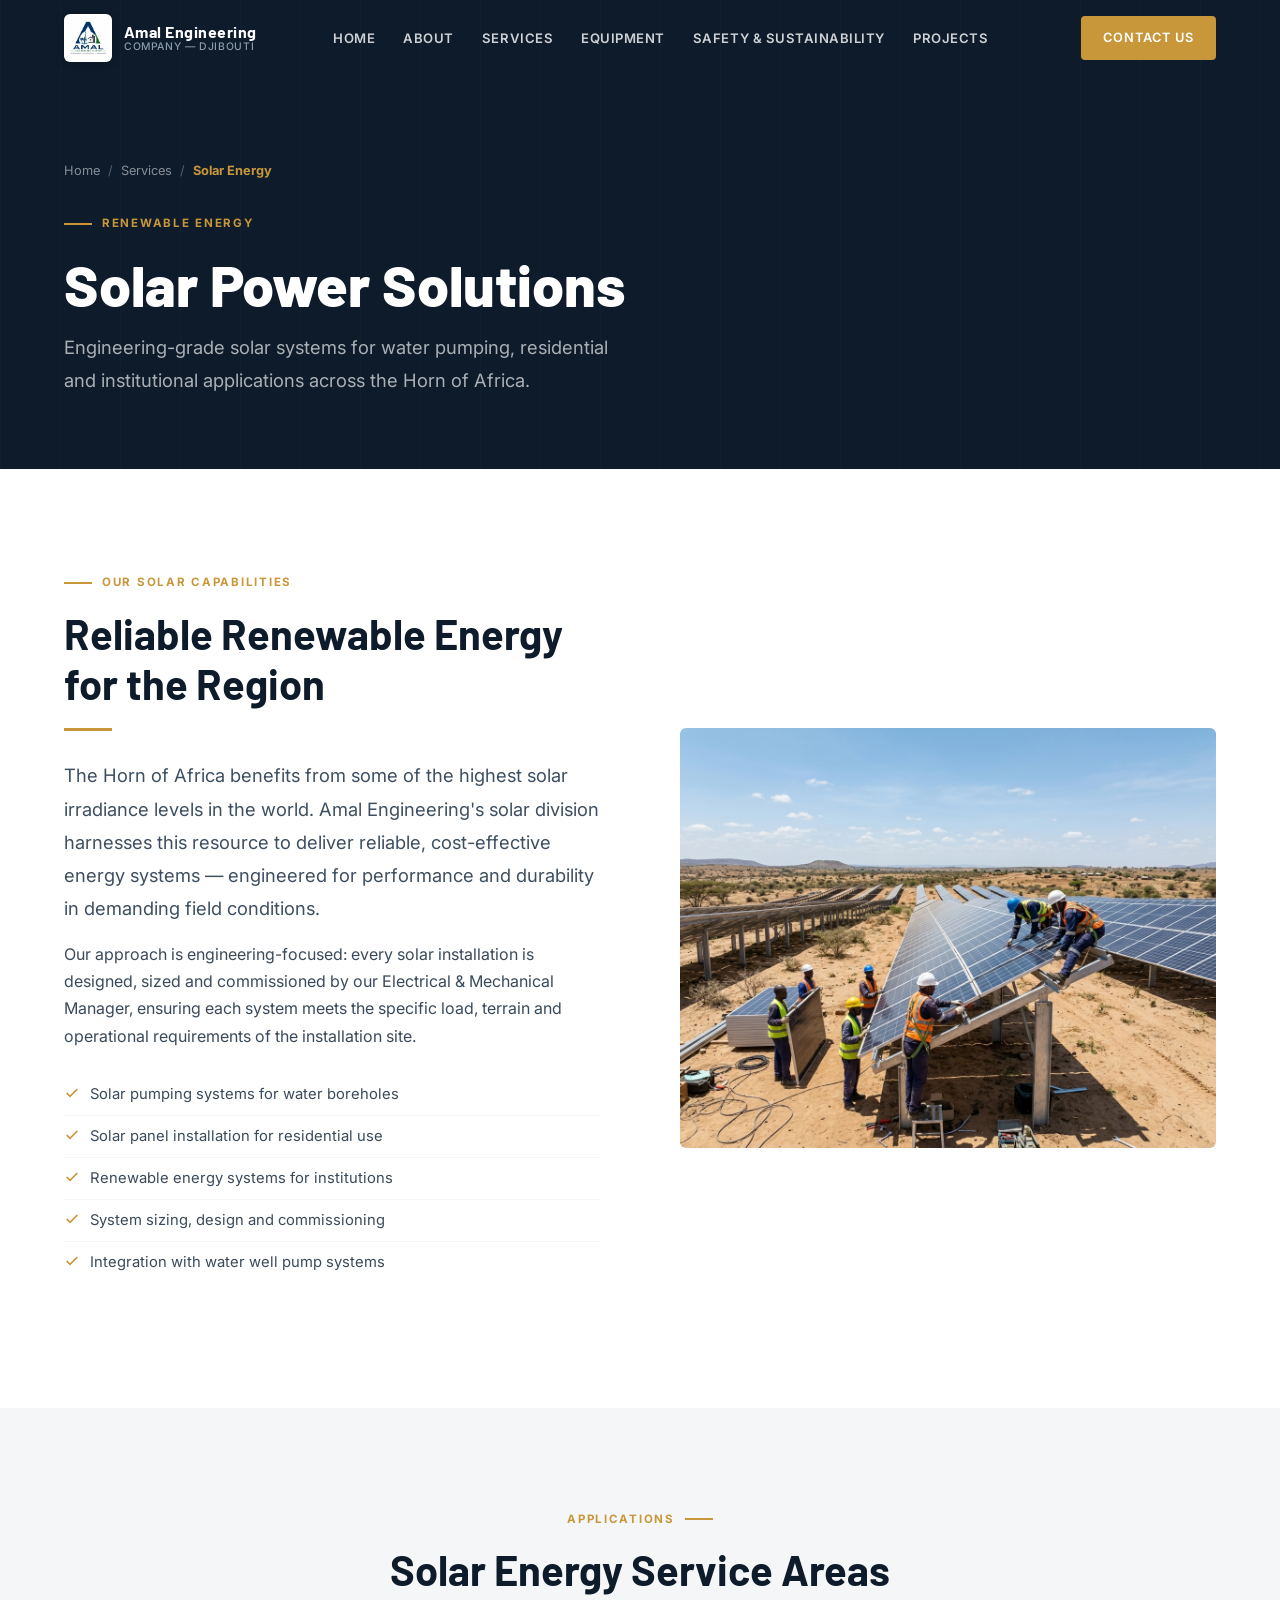
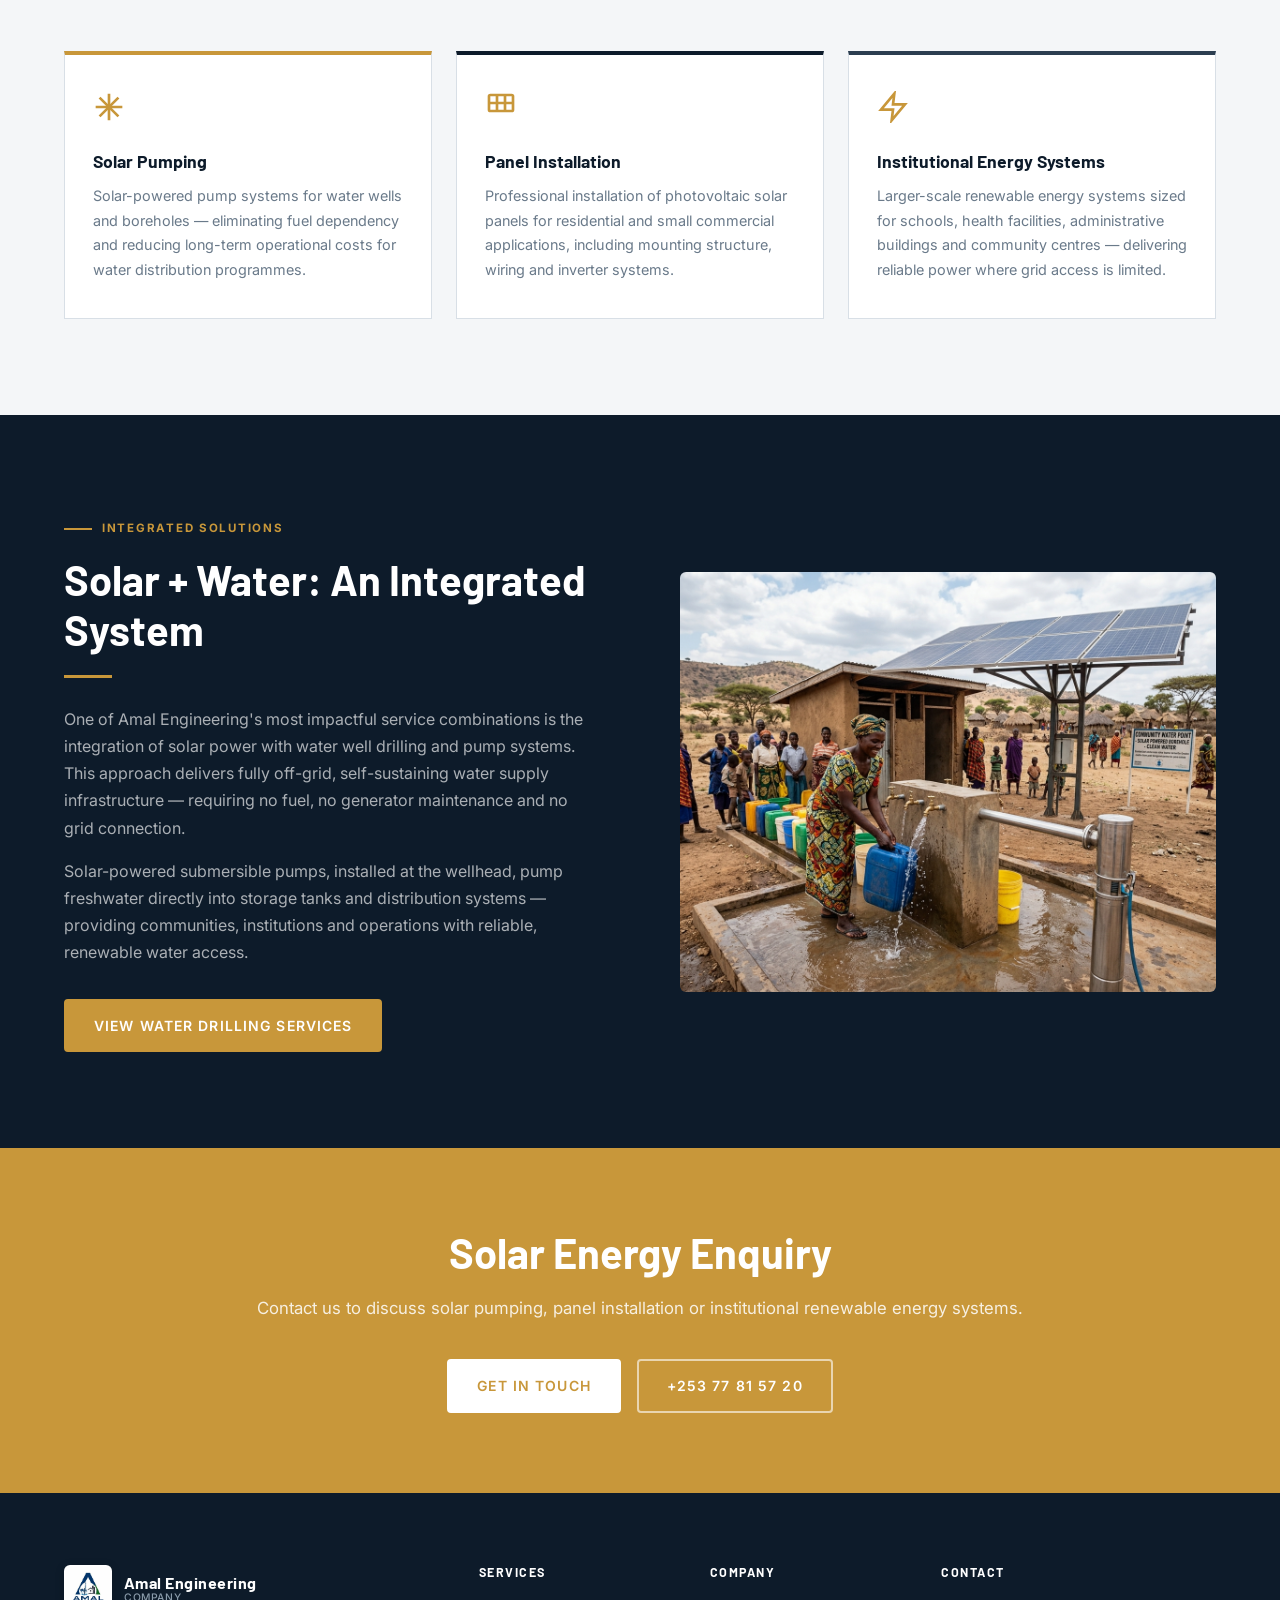
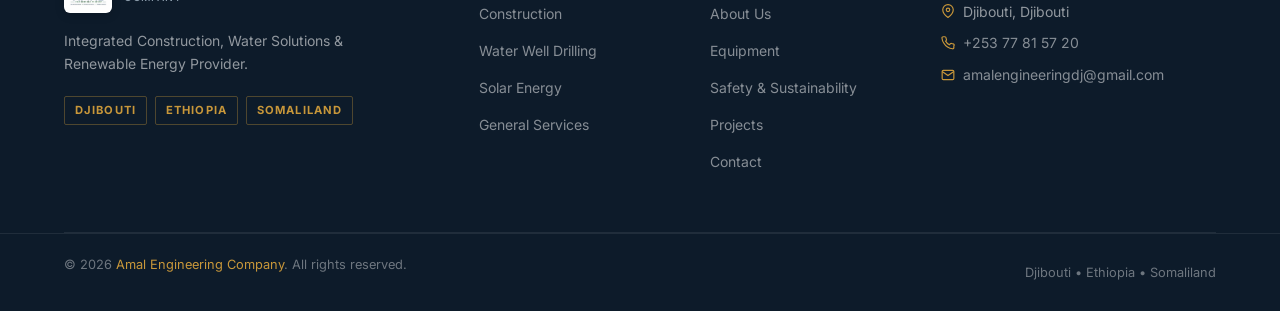
<file: solar-energy.html>
﻿<!DOCTYPE html>
<html lang="en">
<head>
  <meta charset="UTF-8" />
  <meta name="viewport" content="width=device-width, initial-scale=1.0" />
  <title>Solar Power Solutions — Amal Engineering</title>
  <meta name="description" content="Amal Engineering installs solar pumping systems, solar panels and renewable energy solutions for homes and institutions across Djibouti, Ethiopia and Somaliland." />
  <link rel="stylesheet" href="css/style.css" />
  <link rel="icon" type="image/png" href="images/favicon.png" />
</head>
<body>

<header id="site-header" class="scrolled">
  <div class="header-inner">
    <a href="index.html" class="site-logo"><img src="images/logo.png" alt="Amal Engineering Company Logo" class="logo-img" /><div class="logo-text"><span>Amal Engineering</span><span>Company — Djibouti</span></div></a>
    <nav class="main-nav">
      <div class="nav-item"><a href="index.html" class="nav-link">Home</a></div>
      <div class="nav-item"><a href="about.html" class="nav-link">About</a></div>
      <div class="nav-item has-dropdown"><a href="services.html" class="nav-link active">Services</a>
        <div class="dropdown"><a href="water-drilling.html">Water &amp; Drilling</a><a href="construction.html">Construction</a><a href="solar-energy.html">Solar Energy</a><a href="general-services.html">General Services</a></div>
      </div>
      <div class="nav-item"><a href="equipment.html" class="nav-link">Equipment</a></div>
      <div class="nav-item"><a href="safety.html" class="nav-link">Safety &amp; Sustainability</a></div>
      <div class="nav-item"><a href="projects.html" class="nav-link">Projects</a></div>
    </nav>
    <a href="contact.html" class="btn btn-primary header-cta btn-sm">Contact Us</a>
    <button class="nav-toggle" id="navToggle" aria-label="Toggle mobile menu" aria-expanded="false"><span></span><span></span><span></span></button>
  </div>
</header>
<nav class="mobile-nav" id="mobileNav">
  <a href="index.html">Home</a><a href="about.html">About</a><a href="services.html">Services</a>
  <a href="water-drilling.html">Water &amp; Drilling</a><a href="construction.html">Construction</a>
  <a href="solar-energy.html">Solar Energy</a><a href="general-services.html">General Services</a>
  <a href="equipment.html">Equipment &amp; Capacity</a><a href="safety.html">Safety &amp; Sustainability</a>
  <a href="projects.html">Projects</a><a href="contact.html" class="btn btn-primary">Contact Us</a>
</nav>

<section class="page-hero">
  <div class="container page-hero-content">
    <div class="breadcrumb"><a href="index.html">Home</a><span>/</span><a href="services.html">Services</a><span>/</span><strong>Solar Energy</strong></div>
    <div class="section-label">Renewable Energy</div>
    <h1>Solar Power Solutions</h1>
    <p class="lead">Engineering-grade solar systems for water pumping, residential and institutional applications across the Horn of Africa.</p>
  </div>
</section>

<!-- INTRO -->
<section class="section-pad">
  <div class="container">
    <div class="detail-grid">
      <div class="fade-up">
        <div class="section-label">Our Solar Capabilities</div>
        <h2>Reliable Renewable Energy for the Region</h2>
        <div class="divider"></div>
        <p class="lead">The Horn of Africa benefits from some of the highest solar irradiance levels in the world. Amal Engineering's solar division harnesses this resource to deliver reliable, cost-effective energy systems — engineered for performance and durability in demanding field conditions.</p>
        <p>Our approach is engineering-focused: every solar installation is designed, sized and commissioned by our Electrical &amp; Mechanical Manager, ensuring each system meets the specific load, terrain and operational requirements of the installation site.</p>
        <ul class="detail-checklist mt-24">
          <li><svg viewBox="0 0 24 24" fill="none" stroke="currentColor" stroke-width="2.5"><polyline points="20 6 9 17 4 12"/></svg> Solar pumping systems for water boreholes</li>
          <li><svg viewBox="0 0 24 24" fill="none" stroke="currentColor" stroke-width="2.5"><polyline points="20 6 9 17 4 12"/></svg> Solar panel installation for residential use</li>
          <li><svg viewBox="0 0 24 24" fill="none" stroke="currentColor" stroke-width="2.5"><polyline points="20 6 9 17 4 12"/></svg> Renewable energy systems for institutions</li>
          <li><svg viewBox="0 0 24 24" fill="none" stroke="currentColor" stroke-width="2.5"><polyline points="20 6 9 17 4 12"/></svg> System sizing, design and commissioning</li>
          <li><svg viewBox="0 0 24 24" fill="none" stroke="currentColor" stroke-width="2.5"><polyline points="20 6 9 17 4 12"/></svg> Integration with water well pump systems</li>
        </ul>
      </div>
      <div class="fade-up delay-2">
        <img src="images/solar.jpg" alt="Solar panel installation in East Africa" class="detail-img" loading="lazy" />
      </div>
    </div>
  </div>
</section>

<!-- SERVICE AREAS -->
<section class="section-pad" style="background: var(--gray-bg);">
  <div class="container">
    <div class="section-header centered fade-up">
      <div class="section-label">Applications</div>
      <h2>Solar Energy Service Areas</h2>
    </div>
    <div style="display: grid; grid-template-columns: repeat(3, 1fr); gap: 24px;" class="fade-up">

      <div style="background: var(--white); border: 1px solid var(--border); border-top: 4px solid var(--accent); padding: 36px 28px;">
        <svg width="32" height="32" viewBox="0 0 24 24" fill="none" stroke="var(--accent)" stroke-width="2" style="margin-bottom: 20px;"><path d="M12 2v20M2 12h20"/><path d="M4.93 4.93l14.14 14.14M19.07 4.93L4.93 19.07"/></svg>
        <h3 style="margin-bottom: 12px; font-size: 1.1rem;">Solar Pumping</h3>
        <p style="color: var(--text-muted); font-size: 0.9rem; line-height: 1.7; margin: 0;">Solar-powered pump systems for water wells and boreholes — eliminating fuel dependency and reducing long-term operational costs for water distribution programmes.</p>
      </div>

      <div style="background: var(--white); border: 1px solid var(--border); border-top: 4px solid var(--navy); padding: 36px 28px;">
        <svg width="32" height="32" viewBox="0 0 24 24" fill="none" stroke="var(--accent)" stroke-width="2" style="margin-bottom: 20px;"><rect x="3" y="3" width="18" height="12" rx="1"/><path d="M3 9h18M9 3v12M15 3v12"/></svg>
        <h3 style="margin-bottom: 12px; font-size: 1.1rem;">Panel Installation</h3>
        <p style="color: var(--text-muted); font-size: 0.9rem; line-height: 1.7; margin: 0;">Professional installation of photovoltaic solar panels for residential and small commercial applications, including mounting structure, wiring and inverter systems.</p>
      </div>

      <div style="background: var(--white); border: 1px solid var(--border); border-top: 4px solid var(--charcoal); padding: 36px 28px;">
        <svg width="32" height="32" viewBox="0 0 24 24" fill="none" stroke="var(--accent)" stroke-width="2" style="margin-bottom: 20px;"><path d="M13 2L3 14h9l-1 8 10-12h-9l1-8z"/></svg>
        <h3 style="margin-bottom: 12px; font-size: 1.1rem;">Institutional Energy Systems</h3>
        <p style="color: var(--text-muted); font-size: 0.9rem; line-height: 1.7; margin: 0;">Larger-scale renewable energy systems sized for schools, health facilities, administrative buildings and community centres — delivering reliable power where grid access is limited.</p>
      </div>

    </div>
  </div>
</section>

<!-- INTEGRATION WITH WATER -->
<section class="section-pad" style="background: var(--navy);">
  <div class="container">
    <div class="detail-grid">
      <div class="fade-up">
        <div class="section-label" style="color: var(--accent);">Integrated Solutions</div>
        <h2 style="color: var(--white);">Solar + Water: An Integrated System</h2>
        <div class="divider"></div>
        <p style="color: rgba(255,255,255,0.65);">One of Amal Engineering's most impactful service combinations is the integration of solar power with water well drilling and pump systems. This approach delivers fully off-grid, self-sustaining water supply infrastructure — requiring no fuel, no generator maintenance and no grid connection.</p>
        <p style="color: rgba(255,255,255,0.65);">Solar-powered submersible pumps, installed at the wellhead, pump freshwater directly into storage tanks and distribution systems — providing communities, institutions and operations with reliable, renewable water access.</p>
        <div class="mt-32">
          <a href="water-drilling.html" class="btn btn-primary">View Water Drilling Services</a>
        </div>
      </div>
      <div class="fade-up delay-2">
        <img src="images/water-community.jpg" alt="Solar-powered community water point" class="detail-img" loading="lazy" style="border-radius: 6px;" />
      </div>
    </div>
  </div>
</section>

<section class="cta-section">
  <div class="container"><div class="cta-inner fade-up">
    <h2>Solar Energy Enquiry</h2>
    <p>Contact us to discuss solar pumping, panel installation or institutional renewable energy systems.</p>
    <div class="cta-btns">
      <a href="contact.html" class="btn btn-white" id="solar-cta-contact">Get in Touch</a>
      <a href="tel:+25377815720" class="btn btn-outline-white">+253 77 81 57 20</a>
    </div>
  </div></div>
</section>

<footer><div class="container"><div class="footer-grid">
  <div class="footer-brand"><div class="site-logo"><img src="images/logo.png" alt="Amal Engineering Company Logo" class="logo-img" /><div class="logo-text"><span>Amal Engineering</span><span>Company</span></div></div><p>Integrated Construction, Water Solutions &amp; Renewable Energy Provider.</p><div class="footer-regions"><span class="region-tag">Djibouti</span><span class="region-tag">Ethiopia</span><span class="region-tag">Somaliland</span></div></div>
  <div class="footer-col"><h5>Services</h5><ul><li><a href="construction.html">Construction</a></li><li><a href="water-drilling.html">Water Well Drilling</a></li><li><a href="solar-energy.html">Solar Energy</a></li><li><a href="general-services.html">General Services</a></li></ul></div>
  <div class="footer-col"><h5>Company</h5><ul><li><a href="about.html">About Us</a></li><li><a href="equipment.html">Equipment</a></li><li><a href="safety.html">Safety &amp; Sustainability</a></li><li><a href="projects.html">Projects</a></li><li><a href="contact.html">Contact</a></li></ul></div>
  <div class="footer-col footer-contact"><h5>Contact</h5><p><svg viewBox="0 0 24 24" fill="none" stroke="currentColor" stroke-width="2" width="14" height="14"><path d="M21 10c0 7-9 13-9 13s-9-6-9-13a9 9 0 0 1 18 0z"/><circle cx="12" cy="10" r="3"/></svg> Djibouti, Djibouti</p><p><svg viewBox="0 0 24 24" fill="none" stroke="currentColor" stroke-width="2" width="14" height="14"><path d="M22 16.92v3a2 2 0 0 1-2.18 2 19.79 19.79 0 0 1-8.63-3.07A19.5 19.5 0 0 1 4.69 12 19.79 19.79 0 0 1 1.62 3.33A2 2 0 0 1 3.6 1.27h3a2 2 0 0 1 2 1.72c.127.96.361 1.903.7 2.81a2 2 0 0 1-.45 2.11L7.91 8.82a16 16 0 0 0 6.27 6.27l1.85-1.85a2 2 0 0 1 2.11-.45c.907.339 1.85.573 2.81.7A2 2 0 0 1 22 16.92z"/></svg><a href="tel:+25377815720">+253 77 81 57 20</a></p><p><svg viewBox="0 0 24 24" fill="none" stroke="currentColor" stroke-width="2" width="14" height="14"><path d="M4 4h16c1.1 0 2 .9 2 2v12c0 1.1-.9 2-2 2H4c-1.1 0-2-.9-2-2V6c0-1.1.9-2 2-2z"/><polyline points="22,6 12,13 2,6"/></svg><a href="mailto:amalengineeringdj@gmail.com">amalengineeringdj@gmail.com</a></p></div>
</div></div>
<div style="border-top:1px solid rgba(255,255,255,0.08);"><div style="max-width:var(--container);margin:0 auto;padding:20px 24px;display:flex;align-items:center;justify-content:space-between;flex-wrap:wrap;gap:12px;"><p style="font-size:0.8rem;color:rgba(255,255,255,0.4);">&copy; 2026 <span style="color:var(--accent);">Amal Engineering Company</span>. All rights reserved.</p><p style="font-size:0.8rem;color:rgba(255,255,255,0.4);">Djibouti &bull; Ethiopia &bull; Somaliland</p></div></div></footer>
<script src="js/main.js"></script>
</body>
</html>
</file>
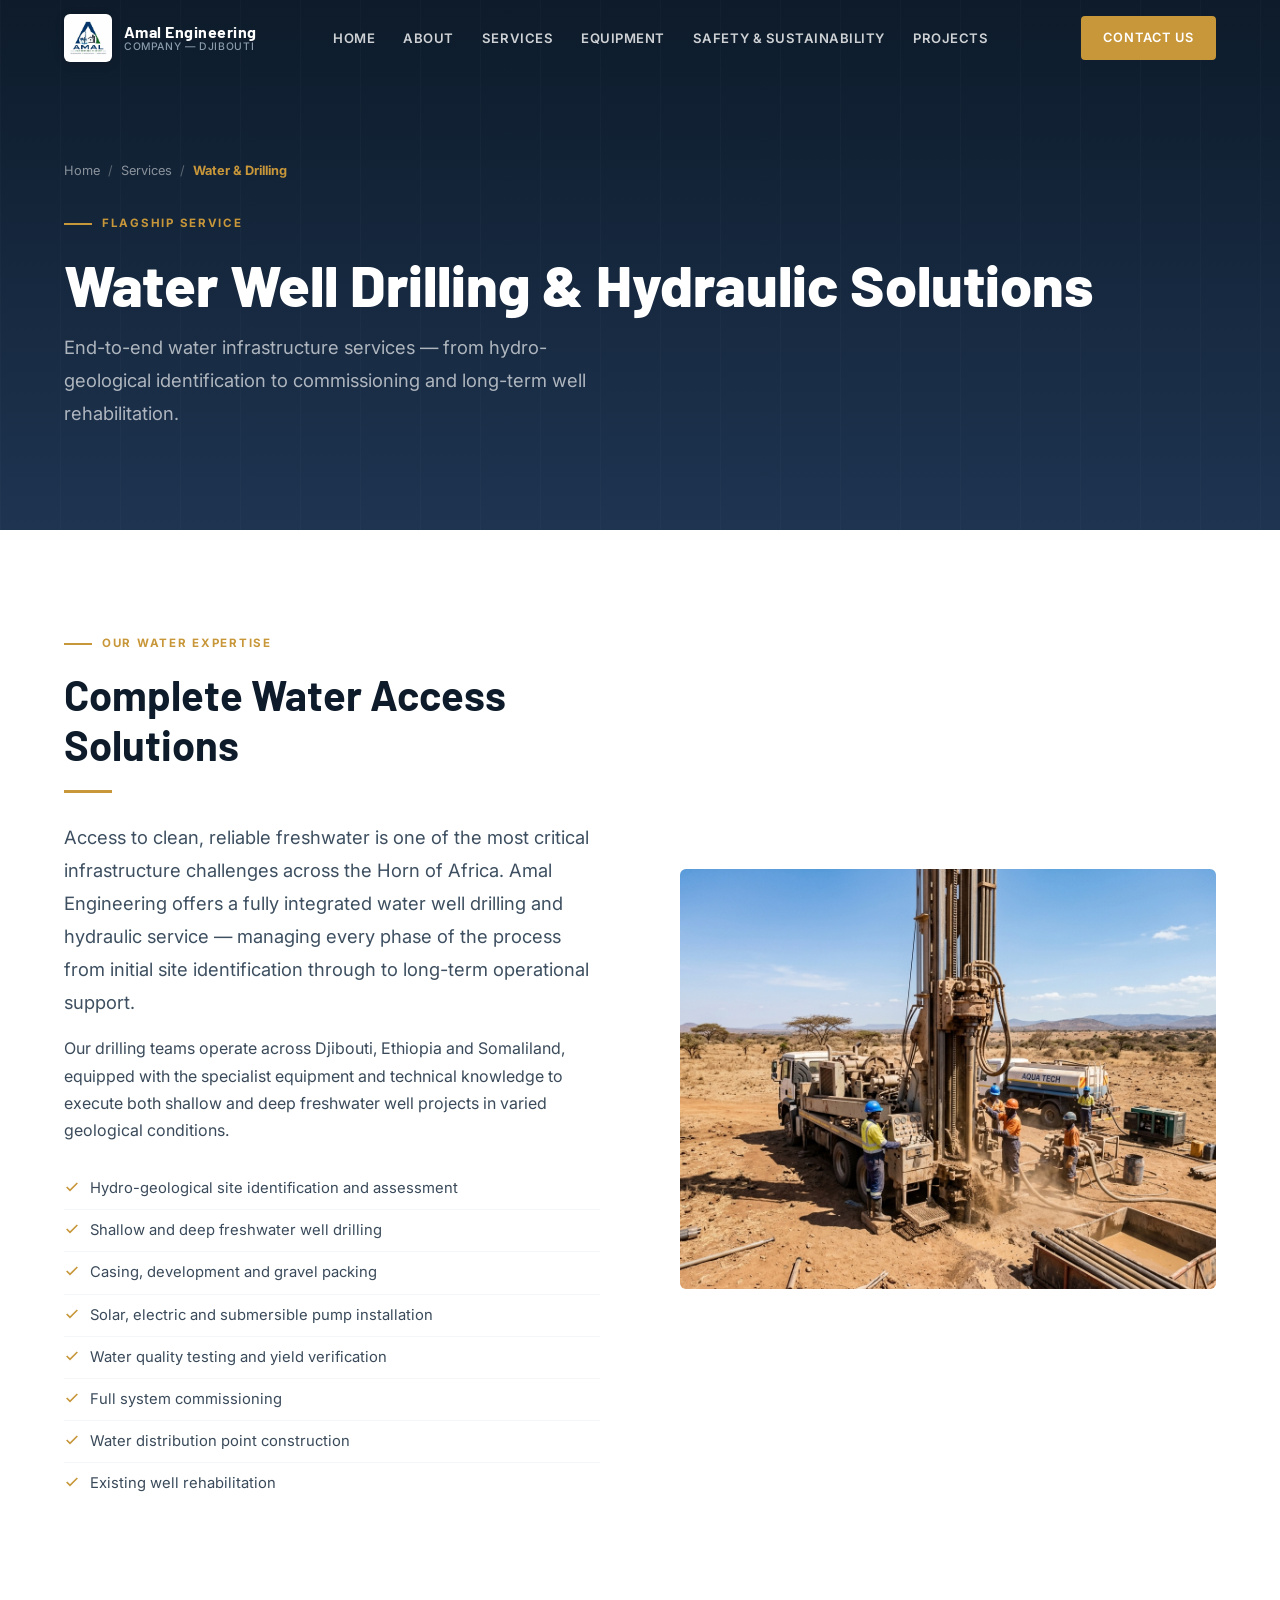
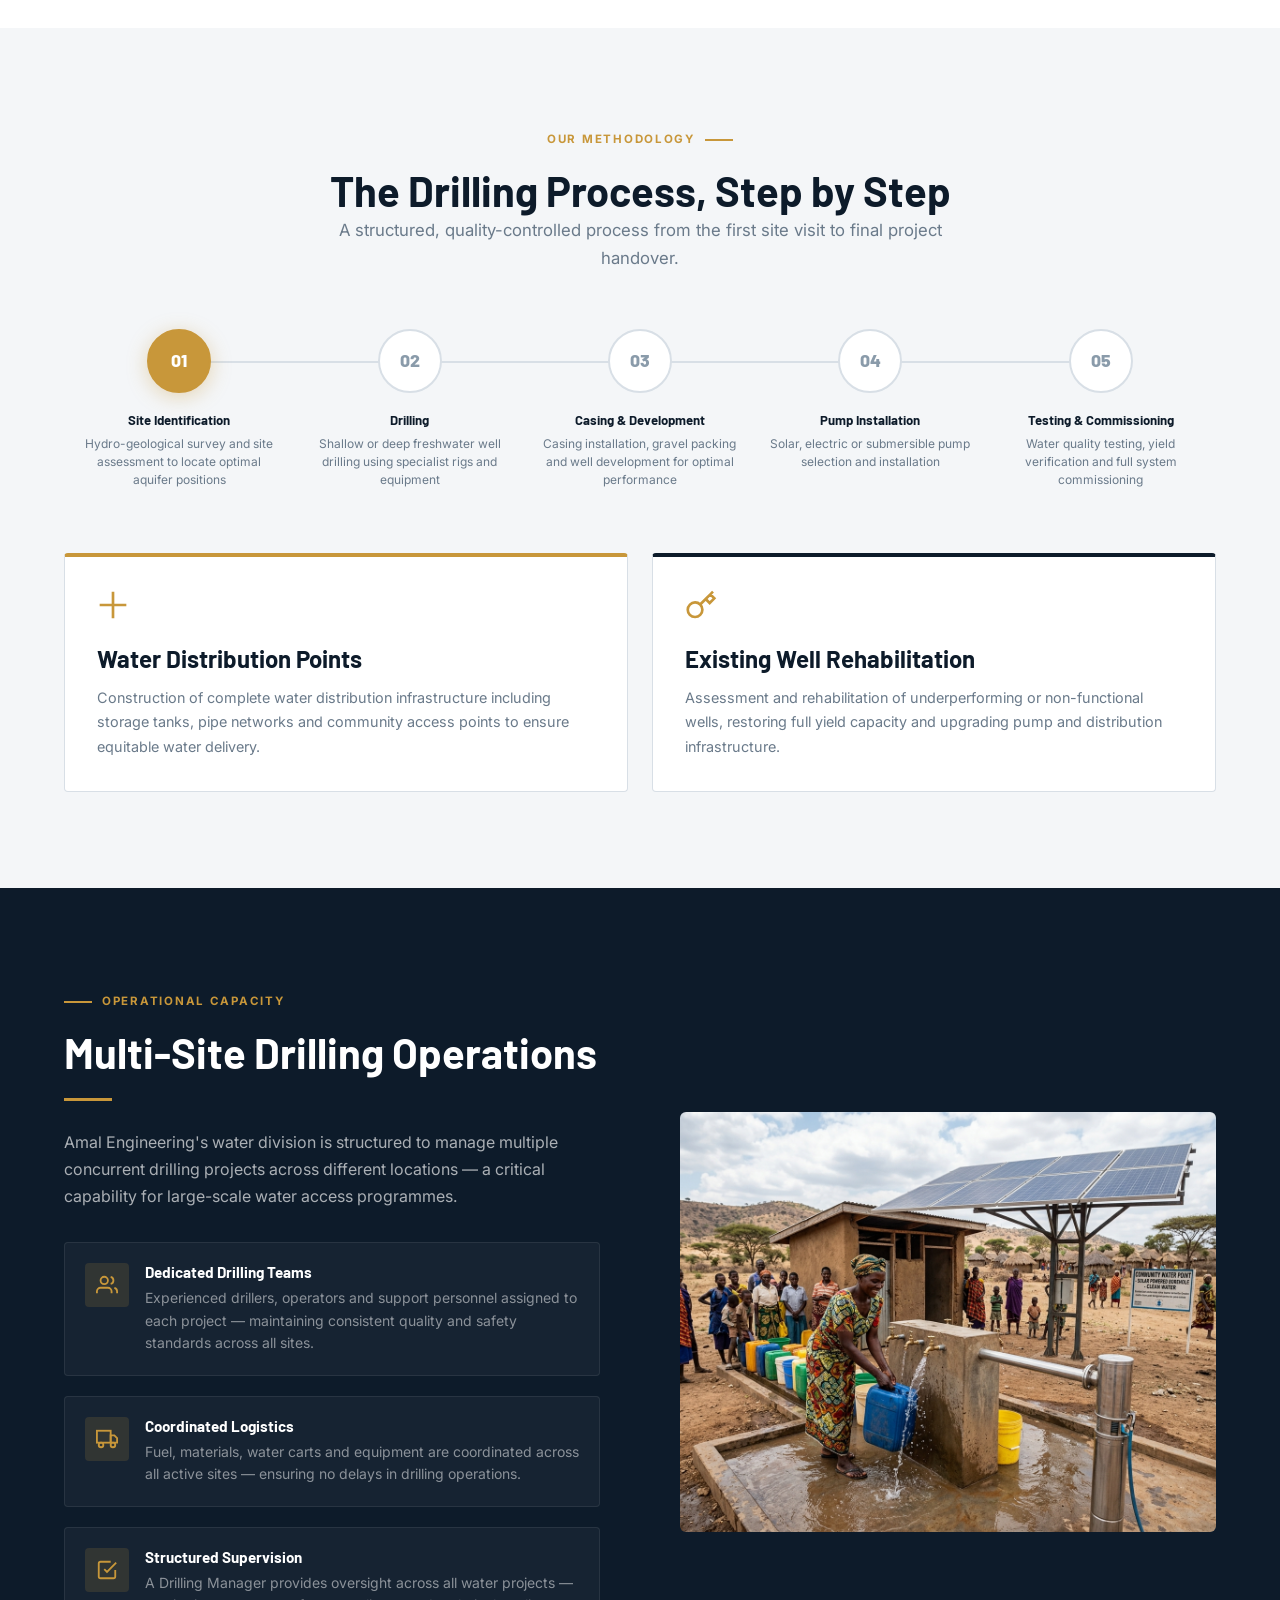
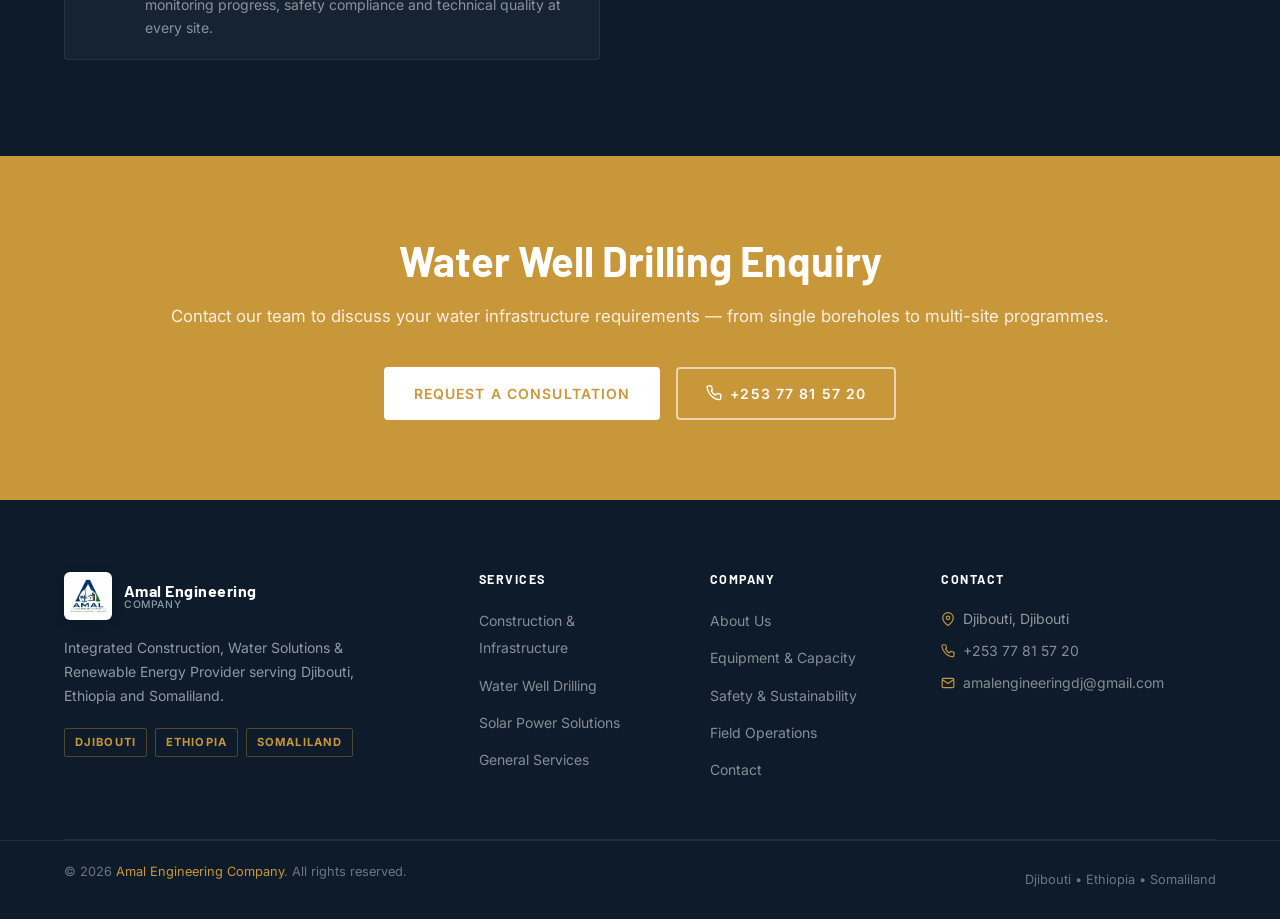
<file: water-drilling.html>
﻿<!DOCTYPE html>
<html lang="en">
<head>
  <meta charset="UTF-8" />
  <meta name="viewport" content="width=device-width, initial-scale=1.0" />
  <title>Water Well Drilling &amp; Hydraulic Solutions — Amal Engineering</title>
  <meta name="description" content="Amal Engineering delivers complete water well drilling and hydraulic solutions — from hydro-geological surveys to commissioning and rehabilitation across Djibouti, Ethiopia and Somaliland." />
  <link rel="stylesheet" href="css/style.css" />
  <link rel="icon" type="image/png" href="images/favicon.png" />
</head>
<body>

<header id="site-header" class="scrolled">
  <div class="header-inner">
    <a href="index.html" class="site-logo">
      <img src="images/logo.png" alt="Amal Engineering Company Logo" class="logo-img" />
      <div class="logo-text"><span>Amal Engineering</span><span>Company — Djibouti</span></div>
    </a>
    <nav class="main-nav">
      <div class="nav-item"><a href="index.html" class="nav-link">Home</a></div>
      <div class="nav-item"><a href="about.html" class="nav-link">About</a></div>
      <div class="nav-item has-dropdown">
        <a href="services.html" class="nav-link active">Services</a>
        <div class="dropdown">
          <a href="water-drilling.html">Water &amp; Drilling</a>
          <a href="construction.html">Construction</a>
          <a href="solar-energy.html">Solar Energy</a>
          <a href="general-services.html">General Services</a>
        </div>
      </div>
      <div class="nav-item"><a href="equipment.html" class="nav-link">Equipment</a></div>
      <div class="nav-item"><a href="safety.html" class="nav-link">Safety &amp; Sustainability</a></div>
      <div class="nav-item"><a href="projects.html" class="nav-link">Projects</a></div>
    </nav>
    <a href="contact.html" class="btn btn-primary header-cta btn-sm">Contact Us</a>
    <button class="nav-toggle" id="navToggle" aria-label="Toggle mobile menu" aria-expanded="false"><span></span><span></span><span></span></button>
  </div>
</header>
<nav class="mobile-nav" id="mobileNav">
  <a href="index.html">Home</a><a href="about.html">About</a><a href="services.html">Services</a>
  <a href="water-drilling.html">Water &amp; Drilling</a><a href="construction.html">Construction</a>
  <a href="solar-energy.html">Solar Energy</a><a href="general-services.html">General Services</a>
  <a href="equipment.html">Equipment &amp; Capacity</a><a href="safety.html">Safety &amp; Sustainability</a>
  <a href="projects.html">Projects</a><a href="contact.html" class="btn btn-primary">Contact Us</a>
</nav>

<!-- PAGE HERO -->
<section class="page-hero" style="background-image: linear-gradient(to bottom, var(--navy) 0%, var(--navy-light) 100%); padding-bottom: 100px;">
  <div class="container page-hero-content">
    <div class="breadcrumb">
      <a href="index.html">Home</a><span>/</span>
      <a href="services.html">Services</a><span>/</span>
      <strong>Water &amp; Drilling</strong>
    </div>
    <div class="section-label">Flagship Service</div>
    <h1>Water Well Drilling &amp; Hydraulic Solutions</h1>
    <p class="lead">End-to-end water infrastructure services — from hydro-geological identification to commissioning and long-term well rehabilitation.</p>
  </div>
</section>

<!-- INTRO -->
<section class="section-pad">
  <div class="container">
    <div class="detail-grid">
      <div class="fade-up">
        <div class="section-label">Our Water Expertise</div>
        <h2>Complete Water Access Solutions</h2>
        <div class="divider"></div>
        <p class="lead">Access to clean, reliable freshwater is one of the most critical infrastructure challenges across the Horn of Africa. Amal Engineering offers a fully integrated water well drilling and hydraulic service — managing every phase of the process from initial site identification through to long-term operational support.</p>
        <p>Our drilling teams operate across Djibouti, Ethiopia and Somaliland, equipped with the specialist equipment and technical knowledge to execute both shallow and deep freshwater well projects in varied geological conditions.</p>

        <ul class="detail-checklist mt-24">
          <li><svg viewBox="0 0 24 24" fill="none" stroke="currentColor" stroke-width="2.5"><polyline points="20 6 9 17 4 12"/></svg> Hydro-geological site identification and assessment</li>
          <li><svg viewBox="0 0 24 24" fill="none" stroke="currentColor" stroke-width="2.5"><polyline points="20 6 9 17 4 12"/></svg> Shallow and deep freshwater well drilling</li>
          <li><svg viewBox="0 0 24 24" fill="none" stroke="currentColor" stroke-width="2.5"><polyline points="20 6 9 17 4 12"/></svg> Casing, development and gravel packing</li>
          <li><svg viewBox="0 0 24 24" fill="none" stroke="currentColor" stroke-width="2.5"><polyline points="20 6 9 17 4 12"/></svg> Solar, electric and submersible pump installation</li>
          <li><svg viewBox="0 0 24 24" fill="none" stroke="currentColor" stroke-width="2.5"><polyline points="20 6 9 17 4 12"/></svg> Water quality testing and yield verification</li>
          <li><svg viewBox="0 0 24 24" fill="none" stroke="currentColor" stroke-width="2.5"><polyline points="20 6 9 17 4 12"/></svg> Full system commissioning</li>
          <li><svg viewBox="0 0 24 24" fill="none" stroke="currentColor" stroke-width="2.5"><polyline points="20 6 9 17 4 12"/></svg> Water distribution point construction</li>
          <li><svg viewBox="0 0 24 24" fill="none" stroke="currentColor" stroke-width="2.5"><polyline points="20 6 9 17 4 12"/></svg> Existing well rehabilitation</li>
        </ul>
      </div>
      <div class="fade-up delay-2">
        <img src="images/water-drilling.jpg" alt="Water well drilling rig in operation" class="detail-img" loading="lazy" />
      </div>
    </div>
  </div>
</section>

<!-- PROCESS -->
<section class="process-section section-pad">
  <div class="container">
    <div class="section-header centered fade-up">
      <div class="section-label">Our Methodology</div>
      <h2>The Drilling Process, Step by Step</h2>
      <p>A structured, quality-controlled process from the first site visit to final project handover.</p>
    </div>

    <div class="process-steps fade-up" style="grid-template-columns: repeat(5, 1fr); margin-bottom: 64px;">
      <div class="process-step active">
        <div class="step-circle">01</div>
        <h4>Site Identification</h4>
        <p>Hydro-geological survey and site assessment to locate optimal aquifer positions</p>
      </div>
      <div class="process-step">
        <div class="step-circle">02</div>
        <h4>Drilling</h4>
        <p>Shallow or deep freshwater well drilling using specialist rigs and equipment</p>
      </div>
      <div class="process-step">
        <div class="step-circle">03</div>
        <h4>Casing &amp; Development</h4>
        <p>Casing installation, gravel packing and well development for optimal performance</p>
      </div>
      <div class="process-step">
        <div class="step-circle">04</div>
        <h4>Pump Installation</h4>
        <p>Solar, electric or submersible pump selection and installation</p>
      </div>
      <div class="process-step">
        <div class="step-circle">05</div>
        <h4>Testing &amp; Commissioning</h4>
        <p>Water quality testing, yield verification and full system commissioning</p>
      </div>
    </div>

    <!-- Distribution & Rehabilitation -->
    <div style="display: grid; grid-template-columns: 1fr 1fr; gap: 24px;" class="fade-up">
      <div style="background: var(--white); border: 1px solid var(--border); border-top: 4px solid var(--accent); padding: 32px; border-radius: var(--radius-sm);">
        <svg width="32" height="32" viewBox="0 0 24 24" fill="none" stroke="var(--accent)" stroke-width="2" style="margin-bottom: 16px;"><path d="M12 2v20M2 12h20"/></svg>
        <h3 style="margin-bottom: 12px;">Water Distribution Points</h3>
        <p style="color: var(--text-muted); font-size: 0.9rem; line-height: 1.7; margin: 0;">Construction of complete water distribution infrastructure including storage tanks, pipe networks and community access points to ensure equitable water delivery.</p>
      </div>
      <div style="background: var(--white); border: 1px solid var(--border); border-top: 4px solid var(--navy); padding: 32px; border-radius: var(--radius-sm);">
        <svg width="32" height="32" viewBox="0 0 24 24" fill="none" stroke="var(--accent)" stroke-width="2" style="margin-bottom: 16px;"><path d="M21 2l-2 2m-7.61 7.61a5.5 5.5 0 1 1-7.778 7.778 5.5 5.5 0 0 1 7.777-7.777zm0 0L15.5 7.5m0 0l3 3L22 7l-3-3m-3.5 3.5L19 4"/></svg>
        <h3 style="margin-bottom: 12px;">Existing Well Rehabilitation</h3>
        <p style="color: var(--text-muted); font-size: 0.9rem; line-height: 1.7; margin: 0;">Assessment and rehabilitation of underperforming or non-functional wells, restoring full yield capacity and upgrading pump and distribution infrastructure.</p>
      </div>
    </div>
  </div>
</section>

<!-- MULTI-SITE CAPACITY -->
<section class="section-pad" style="background: var(--navy);">
  <div class="container">
    <div class="detail-grid">
      <div class="fade-up">
        <div class="section-label" style="color: var(--accent);">Operational Capacity</div>
        <h2 style="color: var(--white);">Multi-Site Drilling Operations</h2>
        <div class="divider"></div>
        <p style="color: rgba(255,255,255,0.65);">Amal Engineering's water division is structured to manage multiple concurrent drilling projects across different locations — a critical capability for large-scale water access programmes.</p>
        <div style="display: flex; flex-direction: column; gap: 20px; margin-top: 32px;">
          <div style="display: flex; gap: 16px; padding: 20px; background: rgba(255,255,255,0.04); border: 1px solid rgba(255,255,255,0.08); border-radius: 4px;">
            <div style="width: 44px; height: 44px; background: rgba(200,151,58,0.15); color: var(--accent); display: flex; align-items: center; justify-content: center; border-radius: 4px; flex-shrink: 0;">
              <svg width="22" height="22" viewBox="0 0 24 24" fill="none" stroke="currentColor" stroke-width="2"><path d="M17 21v-2a4 4 0 0 0-4-4H5a4 4 0 0 0-4 4v2"/><circle cx="9" cy="7" r="4"/><path d="M23 21v-2a4 4 0 0 0-3-3.87"/><path d="M16 3.13a4 4 0 0 1 0 7.75"/></svg>
            </div>
            <div>
              <h4 style="color: var(--white); margin-bottom: 6px; font-size: 0.95rem;">Dedicated Drilling Teams</h4>
              <p style="color: rgba(255,255,255,0.5); font-size: 0.875rem; margin: 0; line-height: 1.6;">Experienced drillers, operators and support personnel assigned to each project — maintaining consistent quality and safety standards across all sites.</p>
            </div>
          </div>
          <div style="display: flex; gap: 16px; padding: 20px; background: rgba(255,255,255,0.04); border: 1px solid rgba(255,255,255,0.08); border-radius: 4px;">
            <div style="width: 44px; height: 44px; background: rgba(200,151,58,0.15); color: var(--accent); display: flex; align-items: center; justify-content: center; border-radius: 4px; flex-shrink: 0;">
              <svg width="22" height="22" viewBox="0 0 24 24" fill="none" stroke="currentColor" stroke-width="2"><rect x="1" y="3" width="15" height="13"/><polygon points="16 8 20 8 23 11 23 16 16 16 16 8"/><circle cx="5.5" cy="18.5" r="2.5"/><circle cx="18.5" cy="18.5" r="2.5"/></svg>
            </div>
            <div>
              <h4 style="color: var(--white); margin-bottom: 6px; font-size: 0.95rem;">Coordinated Logistics</h4>
              <p style="color: rgba(255,255,255,0.5); font-size: 0.875rem; margin: 0; line-height: 1.6;">Fuel, materials, water carts and equipment are coordinated across all active sites — ensuring no delays in drilling operations.</p>
            </div>
          </div>
          <div style="display: flex; gap: 16px; padding: 20px; background: rgba(255,255,255,0.04); border: 1px solid rgba(255,255,255,0.08); border-radius: 4px;">
            <div style="width: 44px; height: 44px; background: rgba(200,151,58,0.15); color: var(--accent); display: flex; align-items: center; justify-content: center; border-radius: 4px; flex-shrink: 0;">
              <svg width="22" height="22" viewBox="0 0 24 24" fill="none" stroke="currentColor" stroke-width="2"><path d="M9 11l3 3L22 4"/><path d="M21 12v7a2 2 0 0 1-2 2H5a2 2 0 0 1-2-2V5a2 2 0 0 1 2-2h11"/></svg>
            </div>
            <div>
              <h4 style="color: var(--white); margin-bottom: 6px; font-size: 0.95rem;">Structured Supervision</h4>
              <p style="color: rgba(255,255,255,0.5); font-size: 0.875rem; margin: 0; line-height: 1.6;">A Drilling Manager provides oversight across all water projects — monitoring progress, safety compliance and technical quality at every site.</p>
            </div>
          </div>
        </div>
      </div>
      <div class="fade-up delay-2">
        <img src="images/water-community.jpg" alt="Solar-powered community water distribution point" class="detail-img" loading="lazy" style="border-radius: 6px;" />
      </div>
    </div>
  </div>
</section>

<!-- CTA -->
<section class="cta-section">
  <div class="container">
    <div class="cta-inner fade-up">
      <h2>Water Well Drilling Enquiry</h2>
      <p>Contact our team to discuss your water infrastructure requirements — from single boreholes to multi-site programmes.</p>
      <div class="cta-btns">
        <a href="contact.html" class="btn btn-white" id="water-cta-contact">Request a Consultation</a>
        <a href="tel:+25377815720" class="btn btn-outline-white">
          <svg viewBox="0 0 24 24" fill="none" stroke="currentColor" stroke-width="2" width="16" height="16"><path d="M22 16.92v3a2 2 0 0 1-2.18 2 19.79 19.79 0 0 1-8.63-3.07A19.5 19.5 0 0 1 4.69 12a19.79 19.79 0 0 1-3.07-8.67A2 2 0 0 1 3.6 1.27h3a2 2 0 0 1 2 1.72c.127.96.361 1.903.7 2.81a2 2 0 0 1-.45 2.11L7.91 8.82a16 16 0 0 0 6.27 6.27l1.85-1.85a2 2 0 0 1 2.11-.45c.907.339 1.85.573 2.81.7A2 2 0 0 1 22 16.92z"/></svg>
          +253 77 81 57 20
        </a>
      </div>
    </div>
  </div>
</section>

<footer>
  <div class="container">
    <div class="footer-grid">
      <div class="footer-brand">
        <div class="site-logo"><img src="images/logo.png" alt="Amal Engineering Company Logo" class="logo-img" /><div class="logo-text"><span>Amal Engineering</span><span>Company</span></div></div>
        <p>Integrated Construction, Water Solutions &amp; Renewable Energy Provider serving Djibouti, Ethiopia and Somaliland.</p>
        <div class="footer-regions"><span class="region-tag">Djibouti</span><span class="region-tag">Ethiopia</span><span class="region-tag">Somaliland</span></div>
      </div>
      <div class="footer-col"><h5>Services</h5><ul><li><a href="construction.html">Construction &amp; Infrastructure</a></li><li><a href="water-drilling.html">Water Well Drilling</a></li><li><a href="solar-energy.html">Solar Power Solutions</a></li><li><a href="general-services.html">General Services</a></li></ul></div>
      <div class="footer-col"><h5>Company</h5><ul><li><a href="about.html">About Us</a></li><li><a href="equipment.html">Equipment &amp; Capacity</a></li><li><a href="safety.html">Safety &amp; Sustainability</a></li><li><a href="projects.html">Field Operations</a></li><li><a href="contact.html">Contact</a></li></ul></div>
      <div class="footer-col footer-contact"><h5>Contact</h5>
        <p><svg viewBox="0 0 24 24" fill="none" stroke="currentColor" stroke-width="2" width="14" height="14"><path d="M21 10c0 7-9 13-9 13s-9-6-9-13a9 9 0 0 1 18 0z"/><circle cx="12" cy="10" r="3"/></svg> Djibouti, Djibouti</p>
        <p><svg viewBox="0 0 24 24" fill="none" stroke="currentColor" stroke-width="2" width="14" height="14"><path d="M22 16.92v3a2 2 0 0 1-2.18 2 19.79 19.79 0 0 1-8.63-3.07A19.5 19.5 0 0 1 4.69 12 19.79 19.79 0 0 1 1.62 3.33A2 2 0 0 1 3.6 1.27h3a2 2 0 0 1 2 1.72c.127.96.361 1.903.7 2.81a2 2 0 0 1-.45 2.11L7.91 8.82a16 16 0 0 0 6.27 6.27l1.85-1.85a2 2 0 0 1 2.11-.45c.907.339 1.85.573 2.81.7A2 2 0 0 1 22 16.92z"/></svg> <a href="tel:+25377815720">+253 77 81 57 20</a></p>
        <p><svg viewBox="0 0 24 24" fill="none" stroke="currentColor" stroke-width="2" width="14" height="14"><path d="M4 4h16c1.1 0 2 .9 2 2v12c0 1.1-.9 2-2 2H4c-1.1 0-2-.9-2-2V6c0-1.1.9-2 2-2z"/><polyline points="22,6 12,13 2,6"/></svg> <a href="mailto:amalengineeringdj@gmail.com">amalengineeringdj@gmail.com</a></p>
      </div>
    </div>
  </div>
  <div style="border-top: 1px solid rgba(255,255,255,0.08);"><div style="max-width: var(--container); margin: 0 auto; padding: 20px 24px; display: flex; align-items: center; justify-content: space-between; flex-wrap: wrap; gap: 12px;"><p style="font-size: 0.8rem; color: rgba(255,255,255,0.4);">&copy; 2026 <span style="color: var(--accent);">Amal Engineering Company</span>. All rights reserved.</p><p style="font-size: 0.8rem; color: rgba(255,255,255,0.4);">Djibouti &bull; Ethiopia &bull; Somaliland</p></div></div>
</footer>
<script src="js/main.js"></script>
</body>
</html>
</file>
<file: css/style.css>
/* ============================================================
   AMAL ENGINEERING COMPANY — MAIN STYLESHEET
   Design System: Corporate Engineering / Navy + Charcoal / Accent: #C8973A
   ============================================================ */

@import url('https://fonts.googleapis.com/css2?family=Inter:wght@300;400;500;600;700;800&family=Barlow:wght@400;500;600;700;800&display=swap');

/* === RESET & BASE ============================================ */
*, *::before, *::after { box-sizing: border-box; margin: 0; padding: 0; }

:root {
  --navy:       #0D1B2A;
  --navy-mid:   #162338;
  --navy-light: #1E3451;
  --charcoal:   #2C3E50;
  --charcoal-2: #3D4F60;
  --gray-dark:  #5A6A7A;
  --gray-mid:   #8A9BAA;
  --gray-light: #D0D9E2;
  --gray-bg:    #F4F6F8;
  --white:      #FFFFFF;
  --accent:     #C8973A;
  --accent-dark:#A07828;
  --accent-light:#E4B96A;
  --text-body:  #3A4A5A;
  --text-muted: #6A7A8A;
  --border:     #D8DFE6;

  --font-heading: 'Barlow', sans-serif;
  --font-body:    'Inter', sans-serif;

  --section-pad: 96px 0;
  --container:   1200px;
  --radius-sm:   4px;
  --radius:      6px;
  --radius-lg:   10px;
  --shadow-sm:   0 2px 8px rgba(13,27,42,0.08);
  --shadow:      0 4px 20px rgba(13,27,42,0.12);
  --shadow-lg:   0 8px 40px rgba(13,27,42,0.18);
  --transition:  all 0.3s ease;
}

html { scroll-behavior: smooth; font-size: 16px; }

body {
  font-family: var(--font-body);
  color: var(--text-body);
  background: var(--white);
  line-height: 1.7;
  -webkit-font-smoothing: antialiased;
}

img { max-width: 100%; height: auto; display: block; }
a { text-decoration: none; color: inherit; }
ul { list-style: none; }

.container {
  max-width: var(--container);
  margin: 0 auto;
  padding: 0 24px;
}

.section-pad { padding: var(--section-pad); }

/* === TYPOGRAPHY ============================================= */
h1, h2, h3, h4, h5 {
  font-family: var(--font-heading);
  font-weight: 700;
  line-height: 1.2;
  color: var(--navy);
}
h1 { font-size: clamp(2.2rem, 5vw, 3.6rem); font-weight: 800; }
h2 { font-size: clamp(1.8rem, 3.5vw, 2.6rem); }
h3 { font-size: clamp(1.2rem, 2.5vw, 1.5rem); }
h4 { font-size: 1.1rem; }
p { margin-bottom: 1rem; }
p:last-child { margin-bottom: 0; }

.lead {
  font-size: 1.15rem;
  color: var(--charcoal-2);
  line-height: 1.8;
}

/* === SECTION LABELS ========================================= */
.section-label {
  display: inline-flex;
  align-items: center;
  gap: 10px;
  font-family: var(--font-body);
  font-size: 0.72rem;
  font-weight: 700;
  letter-spacing: 0.15em;
  text-transform: uppercase;
  color: var(--accent);
  margin-bottom: 16px;
}
.section-label::before {
  content: '';
  display: block;
  width: 28px;
  height: 2px;
  background: var(--accent);
  flex-shrink: 0;
}

.section-header { margin-bottom: 56px; }
.section-header p { max-width: 620px; color: var(--text-muted); font-size: 1.05rem; }
.section-header.centered { text-align: center; }
.section-header.centered p { margin: 0 auto; }
.section-header.centered .section-label { justify-content: center; }
.section-header.centered .section-label::before { display: none; }
.section-header.centered .section-label::after {
  content: '';
  display: block;
  width: 28px;
  height: 2px;
  background: var(--accent);
}

/* === BUTTONS =============================================== */
.btn {
  display: inline-flex;
  align-items: center;
  gap: 8px;
  padding: 13px 28px;
  border-radius: var(--radius-sm);
  font-family: var(--font-body);
  font-size: 0.875rem;
  font-weight: 600;
  letter-spacing: 0.03em;
  cursor: pointer;
  border: 2px solid transparent;
  transition: var(--transition);
  white-space: nowrap;
  text-transform: uppercase;
  letter-spacing: 0.08em;
}
.btn-primary {
  background: var(--accent);
  color: var(--white);
  border-color: var(--accent);
}
.btn-primary:hover {
  background: var(--accent-dark);
  border-color: var(--accent-dark);
  transform: translateY(-1px);
  box-shadow: 0 6px 20px rgba(200,151,58,0.35);
}
.btn-outline {
  background: transparent;
  color: var(--white);
  border-color: rgba(255,255,255,0.6);
}
.btn-outline:hover {
  background: rgba(255,255,255,0.1);
  border-color: var(--white);
}
.btn-outline-dark {
  background: transparent;
  color: var(--navy);
  border-color: var(--navy);
}
.btn-outline-dark:hover {
  background: var(--navy);
  color: var(--white);
}
.btn-sm { padding: 9px 20px; font-size: 0.8rem; }
.btn svg { width: 16px; height: 16px; flex-shrink: 0; }

/* === HEADER / NAVIGATION ==================================== */
#site-header {
  position: fixed;
  top: 0; left: 0; right: 0;
  z-index: 1000;
  background: transparent;
  transition: background 0.35s ease, box-shadow 0.35s ease;
}
#site-header.scrolled {
  background: var(--navy);
  box-shadow: 0 2px 24px rgba(13,27,42,0.35);
}

.header-inner {
  max-width: var(--container);
  margin: 0 auto;
  padding: 0 24px;
  height: 76px;
  display: flex;
  align-items: center;
  justify-content: space-between;
  gap: 32px;
}

.site-logo {
  display: flex;
  align-items: center;
  gap: 12px;
  flex-shrink: 0;
}
.logo-img {
  width: 48px;
  height: 48px;
  object-fit: contain;
  background: var(--white);
  border-radius: 6px;
  padding: 2px;
  box-shadow: 0 2px 10px rgba(0,0,0,0.18);
  transition: transform 0.2s ease, box-shadow 0.2s ease;
  flex-shrink: 0;
}
.site-logo:hover .logo-img {
  transform: scale(1.04);
  box-shadow: 0 4px 14px rgba(200,151,58,0.3);
}
.logo-mark {
  width: 40px;
  height: 40px;
  background: var(--accent);
  display: flex;
  align-items: center;
  justify-content: center;
  font-family: var(--font-heading);
  font-weight: 800;
  font-size: 1.1rem;
  color: var(--white);
  border-radius: 3px;
  letter-spacing: -0.02em;
}
.logo-text { line-height: 1.1; }
.logo-text span:first-child {
  display: block;
  font-family: var(--font-heading);
  font-weight: 700;
  font-size: 1rem;
  color: var(--white);
  letter-spacing: 0.03em;
}
.logo-text span:last-child {
  display: block;
  font-size: 0.65rem;
  color: var(--gray-mid);
  letter-spacing: 0.06em;
  text-transform: uppercase;
  font-weight: 500;
}

.main-nav { display: flex; align-items: center; gap: 4px; }
.nav-link {
  position: relative;
  padding: 8px 12px;
  font-size: 0.82rem;
  font-weight: 600;
  color: rgba(255,255,255,0.8);
  letter-spacing: 0.04em;
  text-transform: uppercase;
  transition: color 0.25s;
  border-radius: 3px;
}
.nav-link:hover, .nav-link.active {
  color: var(--white);
}
.nav-link::after {
  content: '';
  position: absolute;
  bottom: 4px; left: 12px; right: 12px;
  height: 2px;
  background: var(--accent);
  transform: scaleX(0);
  transition: transform 0.25s;
}
.nav-link:hover::after, .nav-link.active::after { transform: scaleX(1); }

/* Dropdown */
.nav-item { position: relative; }
.nav-item.has-dropdown:hover .dropdown { opacity: 1; visibility: visible; transform: translateY(0); }
.dropdown {
  position: absolute;
  top: calc(100% + 8px);
  left: 0;
  width: 220px;
  background: var(--navy);
  border: 1px solid rgba(255,255,255,0.08);
  border-top: 3px solid var(--accent);
  box-shadow: var(--shadow-lg);
  opacity: 0;
  visibility: hidden;
  transform: translateY(-8px);
  transition: all 0.25s ease;
  border-radius: 0 0 var(--radius) var(--radius);
}
.dropdown a {
  display: block;
  padding: 10px 18px;
  font-size: 0.82rem;
  font-weight: 500;
  color: rgba(255,255,255,0.75);
  border-bottom: 1px solid rgba(255,255,255,0.06);
  transition: all 0.2s;
  letter-spacing: 0.02em;
}
.dropdown a:last-child { border-bottom: none; }
.dropdown a:hover { color: var(--white); background: rgba(255,255,255,0.05); padding-left: 24px; }

.header-cta { margin-left: 16px; }

/* Mobile nav toggle */
.nav-toggle {
  display: none;
  flex-direction: column;
  gap: 5px;
  cursor: pointer;
  padding: 6px;
  background: none;
  border: none;
}
.nav-toggle span {
  display: block;
  width: 24px;
  height: 2px;
  background: var(--white);
  transition: var(--transition);
}
.nav-toggle.open span:nth-child(1) { transform: translateY(7px) rotate(45deg); }
.nav-toggle.open span:nth-child(2) { opacity: 0; }
.nav-toggle.open span:nth-child(3) { transform: translateY(-7px) rotate(-45deg); }

/* Mobile Nav */
.mobile-nav {
  display: none;
  position: fixed;
  top: 76px; left: 0; right: 0; bottom: 0;
  background: var(--navy);
  overflow-y: auto;
  z-index: 999;
  padding: 32px 24px;
  flex-direction: column;
  gap: 8px;
}
.mobile-nav.open { display: flex; }
.mobile-nav a {
  display: block;
  padding: 14px 0;
  font-family: var(--font-heading);
  font-size: 1.1rem;
  font-weight: 600;
  color: rgba(255,255,255,0.8);
  border-bottom: 1px solid rgba(255,255,255,0.08);
  transition: color 0.2s;
  letter-spacing: 0.03em;
}
.mobile-nav a:hover { color: var(--accent); }
.mobile-nav .btn { margin-top: 24px; justify-content: center; width: 100%; }

/* === HERO =================================================== */
.hero {
  position: relative;
  min-height: 100vh;
  display: flex;
  align-items: center;
  overflow: hidden;
}
.hero-bg {
  position: absolute;
  inset: 0;
  background: var(--navy);
}
.hero-bg img {
  width: 100%;
  height: 100%;
  object-fit: cover;
  opacity: 0.35;
}
.hero-overlay {
  position: absolute;
  inset: 0;
  background: linear-gradient(105deg, rgba(13,27,42,0.92) 0%, rgba(13,27,42,0.7) 60%, rgba(13,27,42,0.4) 100%);
}
.hero-content {
  position: relative;
  z-index: 2;
  max-width: var(--container);
  margin: 0 auto;
  padding: 120px 24px 80px;
  max-width: 760px;
}
.hero-eyebrow {
  display: inline-flex;
  align-items: center;
  gap: 10px;
  font-size: 0.72rem;
  font-weight: 700;
  letter-spacing: 0.18em;
  text-transform: uppercase;
  color: var(--accent);
  margin-bottom: 24px;
}
.hero-eyebrow::before {
  content: '';
  width: 32px;
  height: 2px;
  background: var(--accent);
}
.hero h1 {
  color: var(--white);
  margin-bottom: 24px;
  font-size: clamp(2.4rem, 5.5vw, 4rem);
}
.hero h1 em {
  color: var(--accent-light);
  font-style: normal;
}
.hero-desc {
  font-size: 1.12rem;
  color: rgba(255,255,255,0.78);
  line-height: 1.8;
  margin-bottom: 40px;
  max-width: 580px;
}
.hero-btns {
  display: flex;
  flex-wrap: wrap;
  gap: 14px;
}
.hero-scroll {
  position: absolute;
  bottom: 40px;
  left: 50%;
  transform: translateX(-50%);
  z-index: 2;
  display: flex;
  flex-direction: column;
  align-items: center;
  gap: 8px;
  color: rgba(255,255,255,0.45);
  font-size: 0.7rem;
  letter-spacing: 0.12em;
  text-transform: uppercase;
  animation: scrollBounce 2s ease-in-out infinite;
}
.hero-scroll svg { width: 20px; height: 20px; }
@keyframes scrollBounce {
  0%, 100% { transform: translateX(-50%) translateY(0); }
  50% { transform: translateX(-50%) translateY(6px); }
}

/* === STATS BAR ============================================== */
.stats-bar {
  background: var(--navy);
  padding: 0;
}
.stats-grid {
  display: grid;
  grid-template-columns: repeat(4, 1fr);
  border-left: 1px solid rgba(255,255,255,0.07);
}
.stat-item {
  padding: 36px 32px;
  border-right: 1px solid rgba(255,255,255,0.07);
  border-top: 3px solid transparent;
  transition: border-top-color 0.3s;
  text-align: center;
}
.stat-item:hover { border-top-color: var(--accent); }
.stat-number {
  font-family: var(--font-heading);
  font-size: 2.6rem;
  font-weight: 800;
  color: var(--white);
  line-height: 1;
  margin-bottom: 6px;
}
.stat-number span { color: var(--accent); }
.stat-label {
  font-size: 0.78rem;
  font-weight: 600;
  letter-spacing: 0.1em;
  text-transform: uppercase;
  color: var(--gray-mid);
}

/* === ABOUT SECTION ========================================== */
.about-grid {
  display: grid;
  grid-template-columns: 1fr 1fr;
  gap: 80px;
  align-items: center;
}
.about-image {
  position: relative;
}
.about-image img {
  width: 100%;
  height: 520px;
  object-fit: cover;
  border-radius: var(--radius);
}
.about-badge {
  position: absolute;
  bottom: -24px;
  right: -24px;
  width: 160px;
  height: 160px;
  background: var(--accent);
  display: flex;
  flex-direction: column;
  align-items: center;
  justify-content: center;
  border-radius: var(--radius);
  box-shadow: var(--shadow-lg);
  text-align: center;
  padding: 20px;
}
.about-badge strong {
  font-family: var(--font-heading);
  font-size: 2.4rem;
  font-weight: 800;
  color: var(--white);
  line-height: 1;
}
.about-badge span {
  font-size: 0.72rem;
  color: rgba(255,255,255,0.85);
  letter-spacing: 0.08em;
  text-transform: uppercase;
  font-weight: 600;
  margin-top: 8px;
  line-height: 1.3;
}
.strengths-grid {
  display: grid;
  grid-template-columns: 1fr 1fr;
  gap: 16px;
  margin-top: 32px;
}
.strength-item {
  display: flex;
  align-items: flex-start;
  gap: 12px;
  padding: 16px;
  background: var(--gray-bg);
  border-radius: var(--radius-sm);
  border-left: 3px solid var(--accent);
}
.strength-icon {
  width: 36px;
  height: 36px;
  background: var(--accent);
  color: var(--white);
  border-radius: 3px;
  display: flex;
  align-items: center;
  justify-content: center;
  flex-shrink: 0;
}
.strength-icon svg { width: 18px; height: 18px; }
.strength-item h4 { font-size: 0.88rem; margin-bottom: 2px; }
.strength-item p { font-size: 0.8rem; color: var(--text-muted); margin: 0; line-height: 1.5; }

/* === SERVICES =============================================== */
.services-section { background: var(--gray-bg); }
.services-grid {
  display: grid;
  grid-template-columns: repeat(2, 1fr);
  gap: 2px;
  background: var(--border);
}
.service-card {
  background: var(--white);
  padding: 48px 40px;
  transition: var(--transition);
  position: relative;
  overflow: hidden;
}
.service-card::before {
  content: '';
  position: absolute;
  top: 0; left: 0;
  width: 4px;
  height: 100%;
  background: var(--accent);
  transform: scaleY(0);
  transform-origin: top;
  transition: transform 0.35s ease;
}
.service-card:hover::before { transform: scaleY(1); }
.service-card:hover { box-shadow: var(--shadow); }
.service-icon {
  width: 56px;
  height: 56px;
  background: var(--navy);
  color: var(--accent);
  display: flex;
  align-items: center;
  justify-content: center;
  border-radius: var(--radius-sm);
  margin-bottom: 24px;
}
.service-icon svg { width: 26px; height: 26px; }
.service-card h3 { margin-bottom: 12px; font-size: 1.25rem; }
.service-card p { color: var(--text-muted); font-size: 0.95rem; margin-bottom: 20px; }
.service-list { margin-bottom: 28px; }
.service-list li {
  display: flex;
  align-items: center;
  gap: 8px;
  font-size: 0.875rem;
  color: var(--text-body);
  padding: 5px 0;
  border-bottom: 1px solid var(--gray-bg);
}
.service-list li::before {
  content: '';
  width: 6px;
  height: 6px;
  border-radius: 50%;
  background: var(--accent);
  flex-shrink: 0;
}
.service-link {
  font-size: 0.82rem;
  font-weight: 700;
  letter-spacing: 0.08em;
  text-transform: uppercase;
  color: var(--accent);
  display: inline-flex;
  align-items: center;
  gap: 6px;
  transition: gap 0.2s;
}
.service-link:hover { gap: 10px; }
.service-link svg { width: 14px; height: 14px; }

/* === WHY WORK WITH US ======================================= */
.why-section { background: var(--navy); }
.why-section .section-label { color: var(--accent); }
.why-section h2 { color: var(--white); }
.why-grid {
  display: grid;
  grid-template-columns: repeat(3, 1fr);
  gap: 1px;
  background: rgba(255,255,255,0.06);
  margin-top: 56px;
}
.why-item {
  background: var(--navy);
  padding: 40px 32px;
  transition: background 0.25s;
}
.why-item:hover { background: var(--navy-light); }
.why-num {
  font-family: var(--font-heading);
  font-size: 3rem;
  font-weight: 800;
  color: rgba(200,151,58,0.15);
  line-height: 1;
  margin-bottom: 20px;
}
.why-item h3 { color: var(--white); font-size: 1.05rem; margin-bottom: 12px; }
.why-item p { color: rgba(255,255,255,0.55); font-size: 0.9rem; line-height: 1.7; margin: 0; }

/* === REGION SECTION ========================================= */
.region-section {}
.region-grid {
  display: grid;
  grid-template-columns: 1fr 1fr;
  gap: 80px;
  align-items: center;
}
.region-map {
  background: var(--navy);
  border-radius: var(--radius);
  overflow: hidden;
  position: relative;
  height: 480px;
  display: flex;
  align-items: center;
  justify-content: center;
}
.region-map svg { width: 100%; height: 100%; }
.country-list { display: flex; flex-direction: column; gap: 16px; margin-top: 32px; }
.country-item {
  display: flex;
  align-items: center;
  gap: 20px;
  padding: 20px 24px;
  border: 1px solid var(--border);
  border-radius: var(--radius-sm);
  transition: var(--transition);
}
.country-item:hover {
  border-color: var(--accent);
  box-shadow: var(--shadow-sm);
  transform: translateX(4px);
}
.country-flag {
  width: 48px;
  height: 32px;
  border-radius: 3px;
  flex-shrink: 0;
  display: flex;
  align-items: center;
  justify-content: center;
  font-size: 1.5rem;
}
.country-item h4 { margin-bottom: 2px; font-size: 1rem; }
.country-item p { font-size: 0.82rem; color: var(--text-muted); margin: 0; }

/* === PROCESS (WATER DRILLING) =============================== */
.process-section { background: var(--gray-bg); }
.process-steps {
  display: grid;
  grid-template-columns: repeat(5, 1fr);
  gap: 0;
  position: relative;
}
.process-steps::before {
  content: '';
  position: absolute;
  top: 32px;
  left: 10%;
  right: 10%;
  height: 2px;
  background: var(--border);
  z-index: 0;
}
.process-step {
  text-align: center;
  padding: 0 12px;
  position: relative;
  z-index: 1;
}
.step-circle {
  width: 64px;
  height: 64px;
  border-radius: 50%;
  background: var(--white);
  border: 2px solid var(--border);
  display: flex;
  align-items: center;
  justify-content: center;
  margin: 0 auto 20px;
  font-family: var(--font-heading);
  font-weight: 800;
  font-size: 1.1rem;
  color: var(--gray-mid);
  transition: var(--transition);
  position: relative;
}
.process-step.active .step-circle,
.process-step:hover .step-circle {
  background: var(--accent);
  border-color: var(--accent);
  color: var(--white);
  box-shadow: 0 4px 20px rgba(200,151,58,0.35);
}
.process-step h4 { font-size: 0.82rem; margin-bottom: 6px; }
.process-step p { font-size: 0.75rem; color: var(--text-muted); line-height: 1.5; margin: 0; }

/* === EQUIPMENT ============================================== */
.equipment-section {}
.equipment-image-wrap {
  position: relative;
  margin-bottom: 64px;
}
.equipment-image-wrap img {
  width: 100%;
  height: 480px;
  object-fit: cover;
  border-radius: var(--radius);
}
.equipment-overlay {
  position: absolute;
  inset: 0;
  background: linear-gradient(to top, rgba(13,27,42,0.85) 0%, transparent 60%);
  border-radius: var(--radius);
  display: flex;
  align-items: flex-end;
  padding: 40px;
}
.equipment-overlay-text h3 { color: var(--white); font-size: 1.5rem; margin-bottom: 8px; }
.equipment-overlay-text p { color: rgba(255,255,255,0.7); font-size: 0.9rem; margin: 0; }
.equipment-grid {
  display: grid;
  grid-template-columns: repeat(3, 1fr);
  gap: 2px;
  background: var(--border);
}
.equipment-item {
  background: var(--white);
  padding: 28px 24px;
  display: flex;
  align-items: center;
  gap: 16px;
  transition: background 0.2s;
}
.equipment-item:hover { background: var(--gray-bg); }
.equip-icon {
  width: 44px;
  height: 44px;
  background: var(--navy);
  color: var(--accent);
  border-radius: var(--radius-sm);
  display: flex;
  align-items: center;
  justify-content: center;
  flex-shrink: 0;
}
.equip-icon svg { width: 22px; height: 22px; }
.equip-info h4 { font-size: 0.9rem; margin-bottom: 2px; }
.equip-info span { font-size: 0.78rem; color: var(--text-muted); }

/* === TEAM ================================================== */
.team-section { background: var(--gray-bg); }
.team-grid {
  display: grid;
  grid-template-columns: repeat(3, 1fr);
  gap: 24px;
}
.team-card {
  background: var(--white);
  border: 1px solid var(--border);
  padding: 32px 28px;
  border-top: 4px solid var(--navy);
  transition: var(--transition);
}
.team-card:hover {
  border-top-color: var(--accent);
  box-shadow: var(--shadow);
}
.team-avatar {
  width: 56px;
  height: 56px;
  background: var(--navy);
  border-radius: 50%;
  display: flex;
  align-items: center;
  justify-content: center;
  margin-bottom: 20px;
}
.team-avatar svg { width: 24px; height: 24px; color: var(--accent); }
.team-card h4 { font-size: 0.95rem; margin-bottom: 4px; }
.team-card span {
  font-size: 0.78rem;
  color: var(--accent);
  font-weight: 600;
  letter-spacing: 0.06em;
  text-transform: uppercase;
}

/* === SAFETY ================================================= */
.safety-section { background: var(--navy); padding: var(--section-pad); }
.safety-section .section-label { color: var(--accent); }
.safety-section h2 { color: var(--white); }
.safety-grid {
  display: grid;
  grid-template-columns: 1fr 1fr;
  gap: 64px;
  align-items: center;
  margin-top: 56px;
}
.safety-pillars { display: flex; flex-direction: column; gap: 24px; }
.safety-pillar {
  display: flex;
  gap: 20px;
  padding: 24px;
  background: rgba(255,255,255,0.04);
  border: 1px solid rgba(255,255,255,0.08);
  border-radius: var(--radius-sm);
  transition: border-color 0.25s;
}
.safety-pillar:hover { border-color: rgba(200,151,58,0.4); }
.pillar-icon {
  width: 48px;
  height: 48px;
  background: rgba(200,151,58,0.15);
  color: var(--accent);
  border-radius: var(--radius-sm);
  display: flex;
  align-items: center;
  justify-content: center;
  flex-shrink: 0;
}
.pillar-icon svg { width: 22px; height: 22px; }
.safety-pillar h4 { color: var(--white); margin-bottom: 6px; font-size: 0.95rem; }
.safety-pillar p { color: rgba(255,255,255,0.55); font-size: 0.875rem; margin: 0; line-height: 1.6; }
.safety-visual img {
  width: 100%;
  height: 480px;
  object-fit: cover;
  border-radius: var(--radius);
}
.sustainability-cards {
  display: grid;
  grid-template-columns: repeat(3, 1fr);
  gap: 2px;
  background: rgba(255,255,255,0.06);
  margin-top: 64px;
}
.sustain-card {
  background: var(--navy-light);
  padding: 32px 28px;
  transition: background 0.25s;
}
.sustain-card:hover { background: var(--navy-mid); }
.sustain-card svg { width: 28px; height: 28px; color: var(--accent); margin-bottom: 16px; }
.sustain-card h4 { color: var(--white); font-size: 0.95rem; margin-bottom: 8px; }
.sustain-card p { color: rgba(255,255,255,0.5); font-size: 0.82rem; line-height: 1.6; margin: 0; }

/* === GALLERY / PROJECTS ==================================== */
.gallery-grid {
  display: grid;
  grid-template-columns: repeat(3, 1fr);
  grid-template-rows: auto auto;
  gap: 8px;
}
.gallery-item {
  position: relative;
  overflow: hidden;
  border-radius: var(--radius-sm);
}
.gallery-item.large { grid-column: span 2; }
.gallery-item img {
  width: 100%;
  height: 100%;
  object-fit: cover;
  display: block;
  transition: transform 0.5s ease;
  min-height: 260px;
}
.gallery-item:hover img { transform: scale(1.04); }
.gallery-caption {
  position: absolute;
  bottom: 0; left: 0; right: 0;
  background: linear-gradient(to top, rgba(13,27,42,0.9) 0%, transparent 100%);
  padding: 40px 20px 20px;
  color: var(--white);
  font-size: 0.82rem;
  font-weight: 600;
  letter-spacing: 0.05em;
  text-transform: uppercase;
  opacity: 0;
  transform: translateY(8px);
  transition: all 0.3s;
}
.gallery-item:hover .gallery-caption { opacity: 1; transform: translateY(0); }

/* === CTA SECTION =========================================== */
.cta-section {
  background: var(--accent);
  padding: 80px 0;
}
.cta-inner {
  text-align: center;
}
.cta-inner h2 {
  color: var(--white);
  font-size: clamp(1.8rem, 3.5vw, 2.6rem);
  margin-bottom: 16px;
}
.cta-inner p {
  color: rgba(255,255,255,0.85);
  font-size: 1.05rem;
  margin-bottom: 36px;
}
.cta-btns { display: flex; justify-content: center; gap: 16px; flex-wrap: wrap; }
.btn-white {
  background: var(--white);
  color: var(--accent);
  border-color: var(--white);
}
.btn-white:hover {
  background: var(--navy);
  color: var(--white);
  border-color: var(--navy);
}
.btn-outline-white {
  background: transparent;
  color: var(--white);
  border-color: rgba(255,255,255,0.6);
}
.btn-outline-white:hover {
  background: rgba(255,255,255,0.15);
  border-color: var(--white);
}

/* === CONTACT PAGE =========================================== */
.contact-hero {
  background: var(--navy);
  padding: 160px 0 80px;
  text-align: center;
}
.contact-hero h1 { color: var(--white); }
.contact-hero p { color: rgba(255,255,255,0.65); font-size: 1.05rem; margin-top: 12px; }
.contact-grid {
  display: grid;
  grid-template-columns: 1fr 1.4fr;
  gap: 64px;
  padding: 80px 0;
}
.contact-info { display: flex; flex-direction: column; gap: 32px; }
.contact-info-block {}
.contact-info-block h3 { font-size: 1.05rem; margin-bottom: 20px; padding-bottom: 12px; border-bottom: 2px solid var(--border); }
.contact-detail {
  display: flex;
  align-items: flex-start;
  gap: 16px;
  padding: 16px 0;
  border-bottom: 1px solid var(--gray-bg);
}
.contact-detail:last-child { border-bottom: none; }
.contact-detail-icon {
  width: 40px;
  height: 40px;
  background: var(--gray-bg);
  border-radius: var(--radius-sm);
  display: flex;
  align-items: center;
  justify-content: center;
  flex-shrink: 0;
}
.contact-detail-icon svg { width: 18px; height: 18px; color: var(--accent); }
.contact-detail-text span {
  display: block;
  font-size: 0.72rem;
  font-weight: 700;
  letter-spacing: 0.1em;
  text-transform: uppercase;
  color: var(--text-muted);
  margin-bottom: 4px;
}
.contact-detail-text a, .contact-detail-text p {
  font-size: 0.95rem;
  color: var(--text-body);
  margin: 0;
  font-weight: 500;
}
.contact-detail-text a:hover { color: var(--accent); }
.contact-quick-actions {
  display: flex;
  gap: 12px;
  flex-wrap: wrap;
  margin-top: 24px;
}

/* Contact Form */
.contact-form { background: var(--white); }
.form-group { margin-bottom: 20px; }
.form-row { display: grid; grid-template-columns: 1fr 1fr; gap: 20px; }
label {
  display: block;
  font-size: 0.78rem;
  font-weight: 700;
  letter-spacing: 0.08em;
  text-transform: uppercase;
  color: var(--charcoal);
  margin-bottom: 8px;
}
input, select, textarea {
  width: 100%;
  padding: 12px 16px;
  border: 1px solid var(--border);
  border-radius: var(--radius-sm);
  font-family: var(--font-body);
  font-size: 0.925rem;
  color: var(--text-body);
  background: var(--white);
  transition: border-color 0.2s, box-shadow 0.2s;
  outline: none;
}
input:focus, select:focus, textarea:focus {
  border-color: var(--accent);
  box-shadow: 0 0 0 3px rgba(200,151,58,0.12);
}
textarea { min-height: 140px; resize: vertical; }
.form-submit { display: flex; align-items: center; gap: 12px; margin-top: 8px; }
.form-note { font-size: 0.78rem; color: var(--text-muted); }
.form-success {
  display: none;
  background: #E8F5E9;
  border: 1px solid #A5D6A7;
  padding: 16px 20px;
  border-radius: var(--radius-sm);
  color: #2E7D32;
  font-size: 0.9rem;
  margin-top: 16px;
}

/* === PAGE HERO ============================================== */
.page-hero {
  background: var(--navy);
  padding: 160px 0 72px;
  position: relative;
  overflow: hidden;
}
.page-hero::before {
  content: '';
  position: absolute;
  inset: 0;
  background-image: repeating-linear-gradient(
    90deg,
    rgba(255,255,255,0.02) 0px,
    rgba(255,255,255,0.02) 1px,
    transparent 1px,
    transparent 60px
  );
}
.page-hero-content { position: relative; z-index: 1; }
.page-hero h1 { color: var(--white); }
.page-hero .lead { color: rgba(255,255,255,0.65); max-width: 560px; margin-top: 12px; }
.breadcrumb {
  display: flex;
  align-items: center;
  gap: 8px;
  margin-bottom: 24px;
  font-size: 0.8rem;
}
.breadcrumb a { color: rgba(255,255,255,0.5); transition: color 0.2s; }
.breadcrumb a:hover { color: var(--accent); }
.breadcrumb span { color: rgba(255,255,255,0.3); }
.breadcrumb strong { color: var(--accent); }

/* === INNER PAGE SECTIONS =================================== */
.detail-grid {
  display: grid;
  grid-template-columns: 1fr 1fr;
  gap: 80px;
  align-items: center;
}
.detail-grid.reverse { direction: rtl; }
.detail-grid.reverse > * { direction: ltr; }
.detail-img {
  width: 100%;
  height: 420px;
  object-fit: cover;
  border-radius: var(--radius);
}
.detail-checklist { margin: 20px 0 28px; }
.detail-checklist li {
  display: flex;
  align-items: flex-start;
  gap: 10px;
  padding: 8px 0;
  font-size: 0.925rem;
  border-bottom: 1px solid var(--gray-bg);
}
.detail-checklist li:last-child { border-bottom: none; }
.detail-checklist li svg { width: 16px; height: 16px; color: var(--accent); flex-shrink: 0; margin-top: 3px; }

/* === FOOTER ================================================ */
footer {
  background: var(--navy);
  color: rgba(255,255,255,0.55);
  padding: 72px 0 0;
}
.footer-grid {
  display: grid;
  grid-template-columns: 2fr 1fr 1fr 1.5fr;
  gap: 48px;
  padding-bottom: 56px;
  border-bottom: 1px solid rgba(255,255,255,0.08);
}
.footer-brand p {
  font-size: 0.875rem;
  line-height: 1.7;
  margin: 16px 0 0;
  max-width: 300px;
}
.footer-regions {
  display: flex;
  gap: 8px;
  flex-wrap: wrap;
  margin-top: 20px;
}
.region-tag {
  font-size: 0.7rem;
  font-weight: 700;
  letter-spacing: 0.1em;
  text-transform: uppercase;
  color: var(--accent);
  border: 1px solid rgba(200,151,58,0.35);
  padding: 4px 10px;
  border-radius: 2px;
}
.footer-col h5 {
  color: var(--white);
  font-size: 0.78rem;
  font-weight: 700;
  letter-spacing: 0.12em;
  text-transform: uppercase;
  margin-bottom: 20px;
}
.footer-col ul { display: flex; flex-direction: column; gap: 10px; }
.footer-col ul a {
  font-size: 0.875rem;
  color: rgba(255,255,255,0.5);
  transition: color 0.2s;
}
.footer-col ul a:hover { color: var(--accent); }
.footer-contact p { font-size: 0.875rem; margin-bottom: 8px; display: flex; align-items: center; gap: 8px; }
.footer-contact p svg { width: 14px; height: 14px; color: var(--accent); flex-shrink: 0; }
.footer-contact a { color: rgba(255,255,255,0.5); transition: color 0.2s; }
.footer-contact a:hover { color: var(--accent); }
.footer-bottom {
  padding: 20px 0;
  display: flex;
  align-items: center;
  justify-content: space-between;
  flex-wrap: wrap;
  gap: 12px;
}
.footer-bottom p { font-size: 0.8rem; }
.footer-bottom span { color: var(--accent); }

/* === ANIMATIONS ============================================ */
.fade-up {
  opacity: 0;
  transform: translateY(30px);
  transition: opacity 0.6s ease, transform 0.6s ease;
}
.fade-up.visible { opacity: 1; transform: translateY(0); }
.fade-up.delay-1 { transition-delay: 0.1s; }
.fade-up.delay-2 { transition-delay: 0.2s; }
.fade-up.delay-3 { transition-delay: 0.3s; }
.fade-up.delay-4 { transition-delay: 0.4s; }
.fade-up.delay-5 { transition-delay: 0.5s; }

/* === RESPONSIVE ============================================ */
@media (max-width: 1100px) {
  .process-steps { grid-template-columns: repeat(5, 1fr); }
  .about-grid { gap: 48px; }
  .footer-grid { grid-template-columns: 1fr 1fr; }
}

@media (max-width: 900px) {
  :root { --section-pad: 72px 0; }
  .main-nav, .header-cta { display: none; }
  .nav-toggle { display: flex; }
  .stats-grid { grid-template-columns: repeat(2, 1fr); }
  .about-grid, .region-grid, .safety-grid, .contact-grid, .detail-grid { grid-template-columns: 1fr; gap: 40px; }
  .detail-grid.reverse { direction: ltr; }
  .about-badge { display: none; }
  .services-grid { grid-template-columns: 1fr; }
  .why-grid { grid-template-columns: 1fr; }
  .team-grid { grid-template-columns: repeat(2, 1fr); }
  .sustainability-cards { grid-template-columns: 1fr; }
  .equipment-grid { grid-template-columns: repeat(2, 1fr); }
  .process-steps { grid-template-columns: repeat(2, 1fr); gap: 24px; }
  .process-steps::before { display: none; }
  .gallery-grid { grid-template-columns: 1fr 1fr; }
  .gallery-item.large { grid-column: span 2; }
  .footer-grid { grid-template-columns: 1fr 1fr; gap: 32px; }
  .strengths-grid { grid-template-columns: 1fr; }
  .form-row { grid-template-columns: 1fr; }
}

@media (max-width: 600px) {
  .stats-grid { grid-template-columns: 1fr 1fr; }
  .team-grid { grid-template-columns: 1fr; }
  .equipment-grid { grid-template-columns: 1fr; }
  .gallery-grid { grid-template-columns: 1fr; }
  .gallery-item.large { grid-column: span 1; }
  .footer-grid { grid-template-columns: 1fr; }
  .hero-btns { flex-direction: column; }
  .btn { width: 100%; justify-content: center; }
  .cta-btns { flex-direction: column; align-items: center; }
  .process-steps { grid-template-columns: 1fr; }
  .footer-bottom { flex-direction: column; text-align: center; }
}

/* === UTILITY =============================================== */
.text-accent { color: var(--accent); }
.text-white  { color: var(--white); }
.text-muted  { color: var(--text-muted); }
.mt-8  { margin-top: 8px; }
.mt-16 { margin-top: 16px; }
.mt-24 { margin-top: 24px; }
.mt-32 { margin-top: 32px; }
.mt-48 { margin-top: 48px; }
.mb-8  { margin-bottom: 8px; }
.mb-16 { margin-bottom: 16px; }
.mb-24 { margin-bottom: 24px; }
.sr-only { position: absolute; width: 1px; height: 1px; overflow: hidden; clip: rect(0,0,0,0); }

/* Divider */
.divider {
  width: 48px;
  height: 3px;
  background: var(--accent);
  margin: 20px 0 28px;
}
.divider.centered { margin: 20px auto 28px; }
</file>
